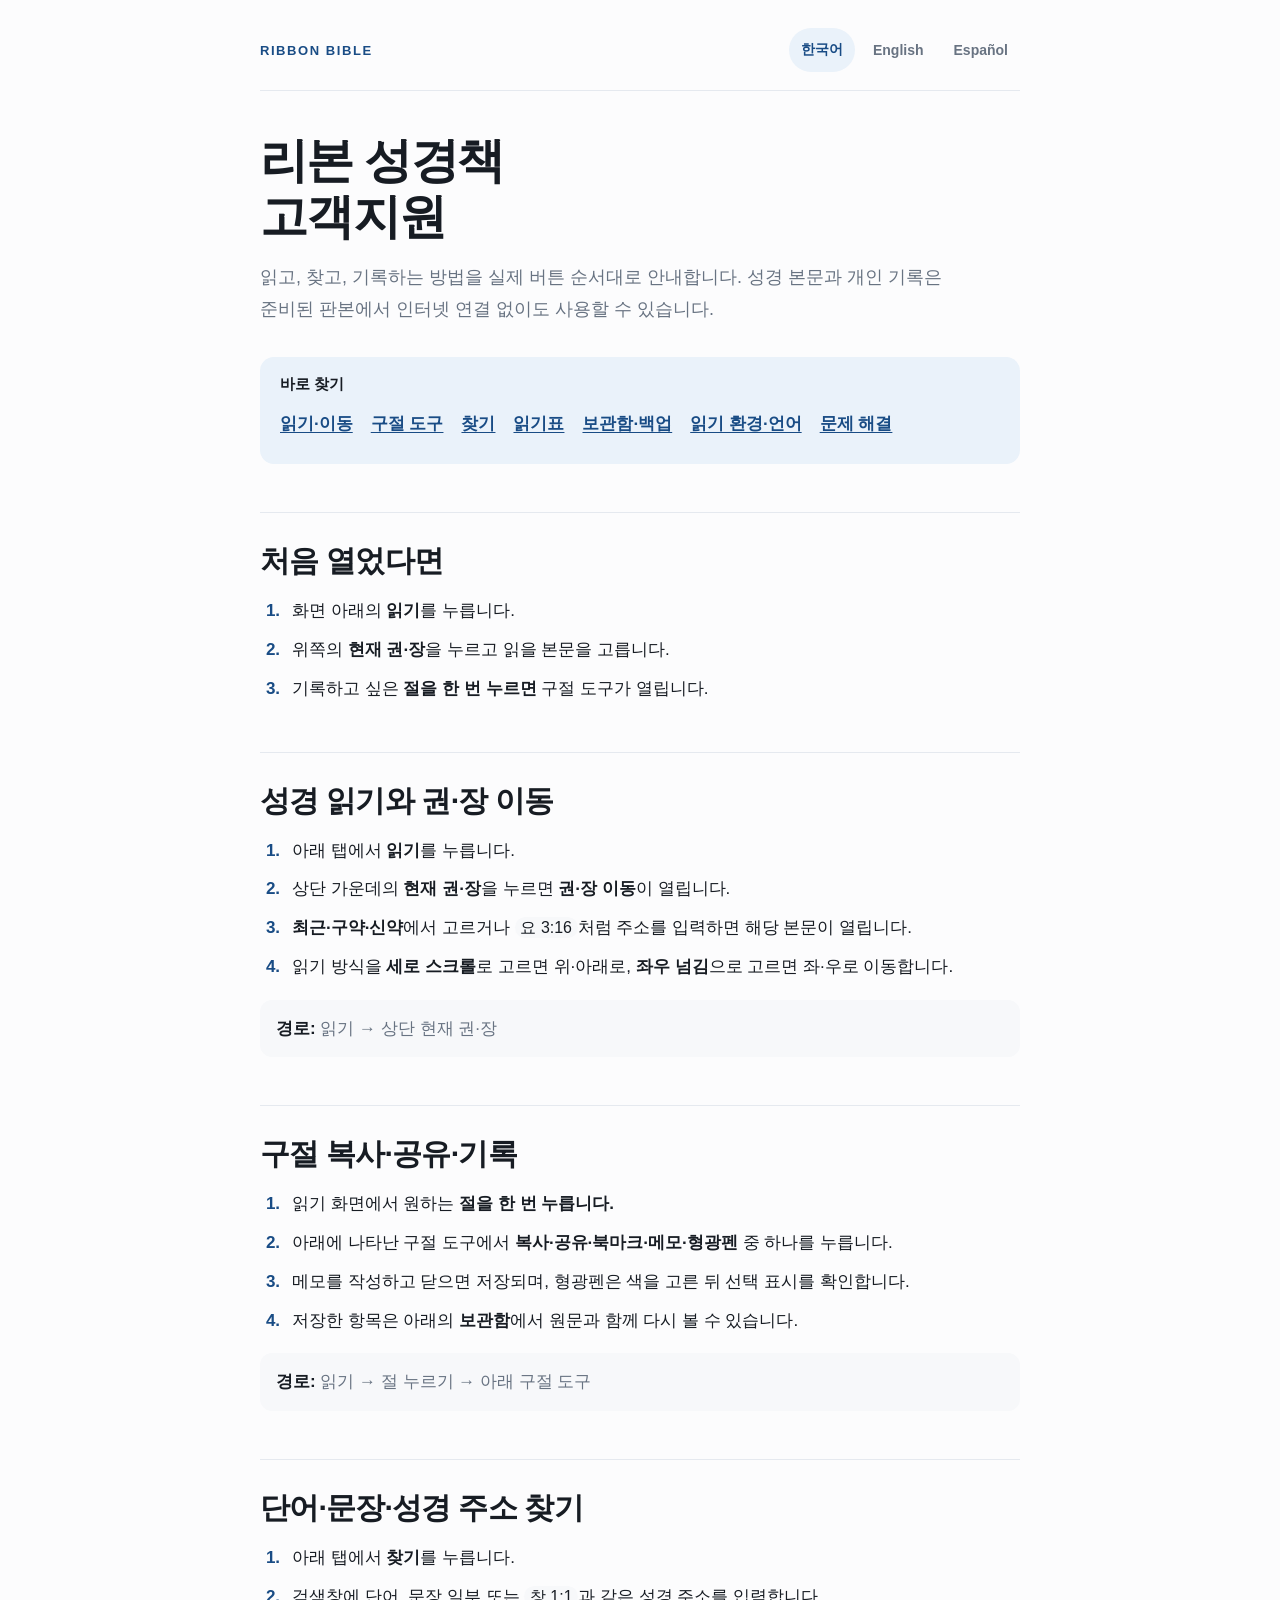
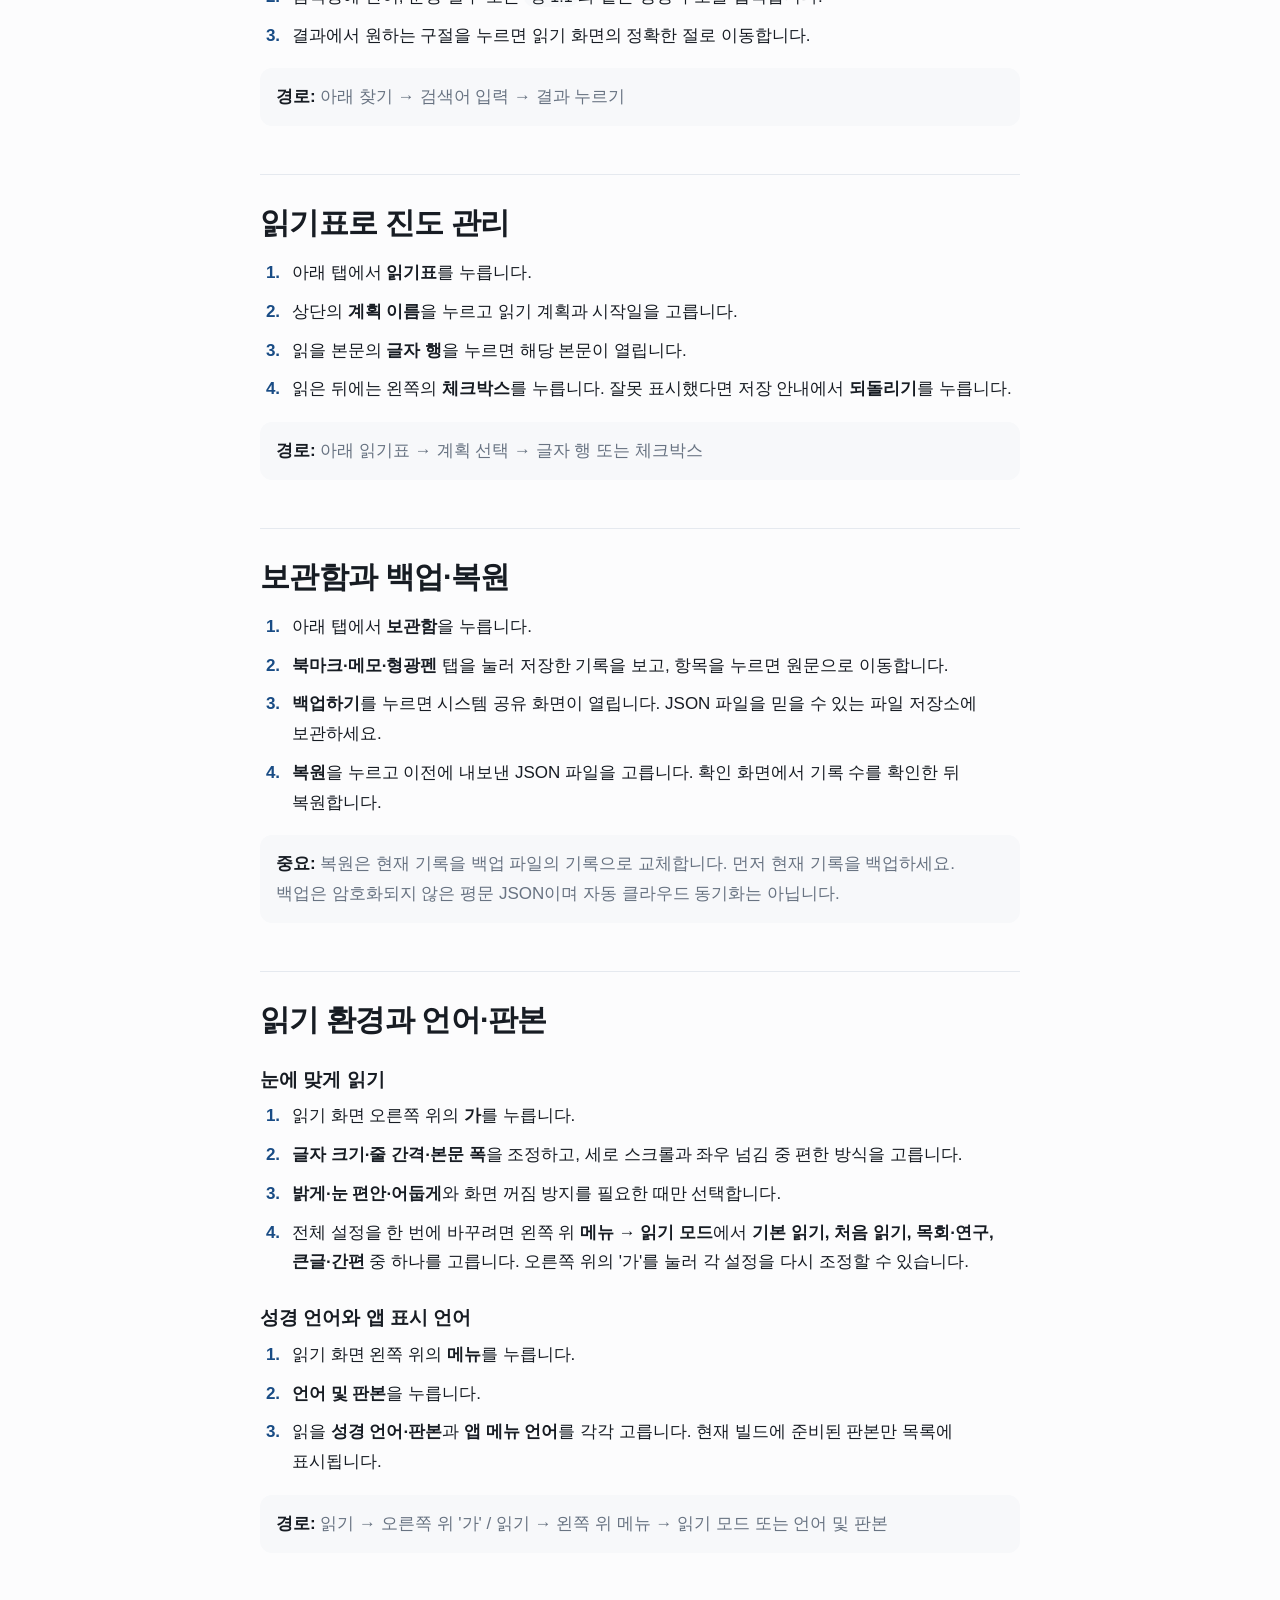
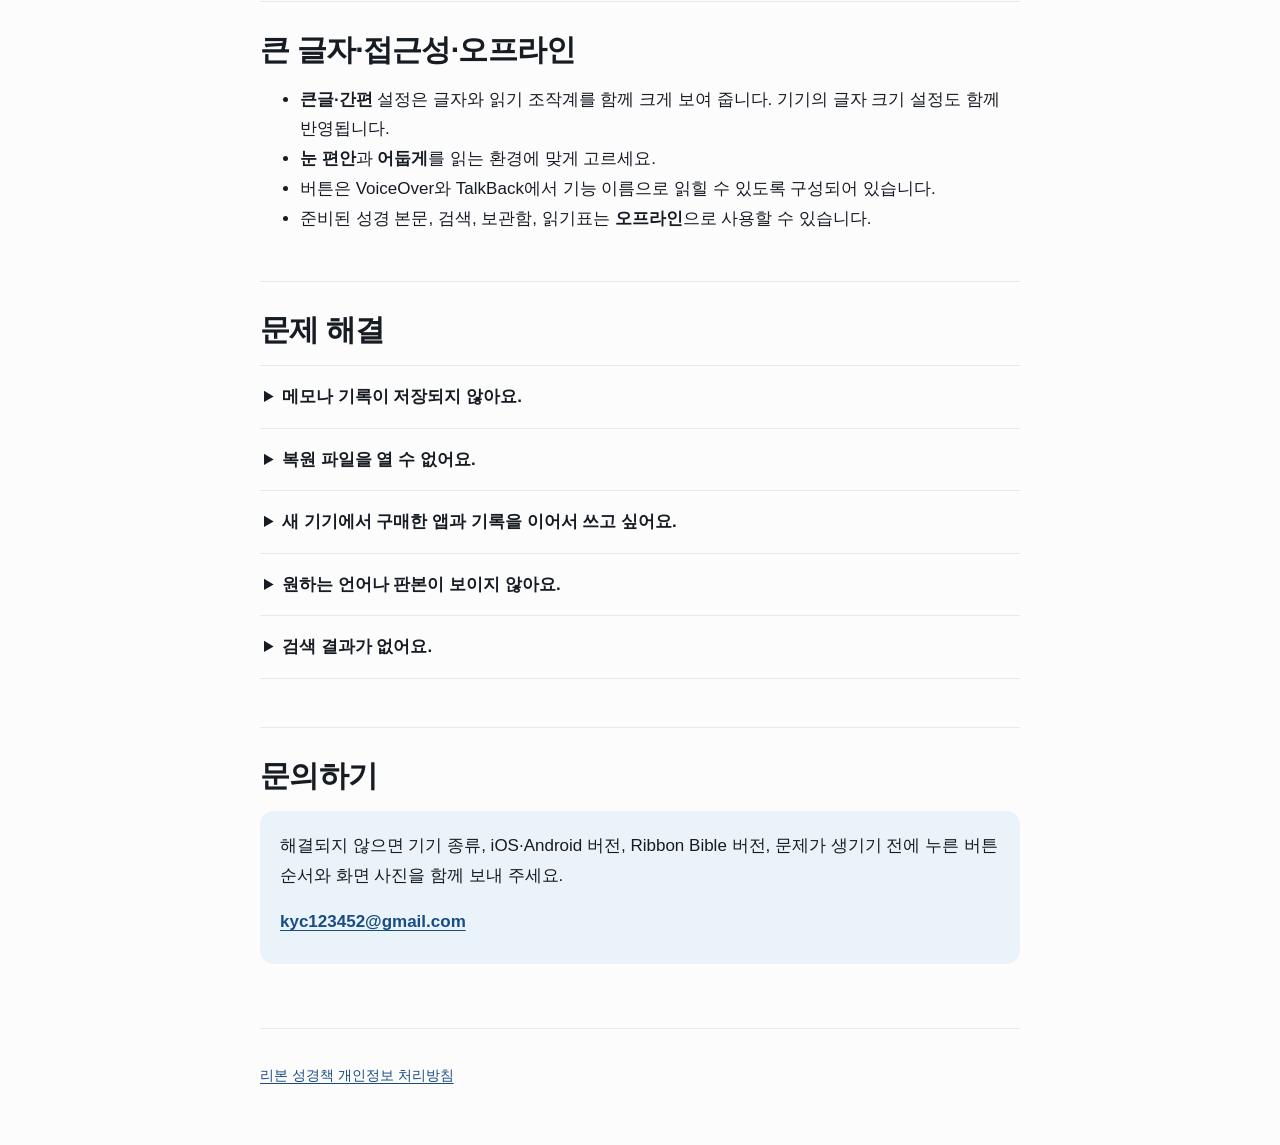
<file: ribbon-bible/index.html>
<!doctype html><html lang="ko"><meta charset="utf-8"><meta name="viewport" content="width=device-width,initial-scale=1"><meta http-equiv="refresh" content="0;url=./support/"><title>리본 성경책 고객지원</title><p><a href="./support/">리본 성경책 고객지원</a></p><p><a href="./privacy-policy/">개인정보 처리방침</a></p></html>
</file>
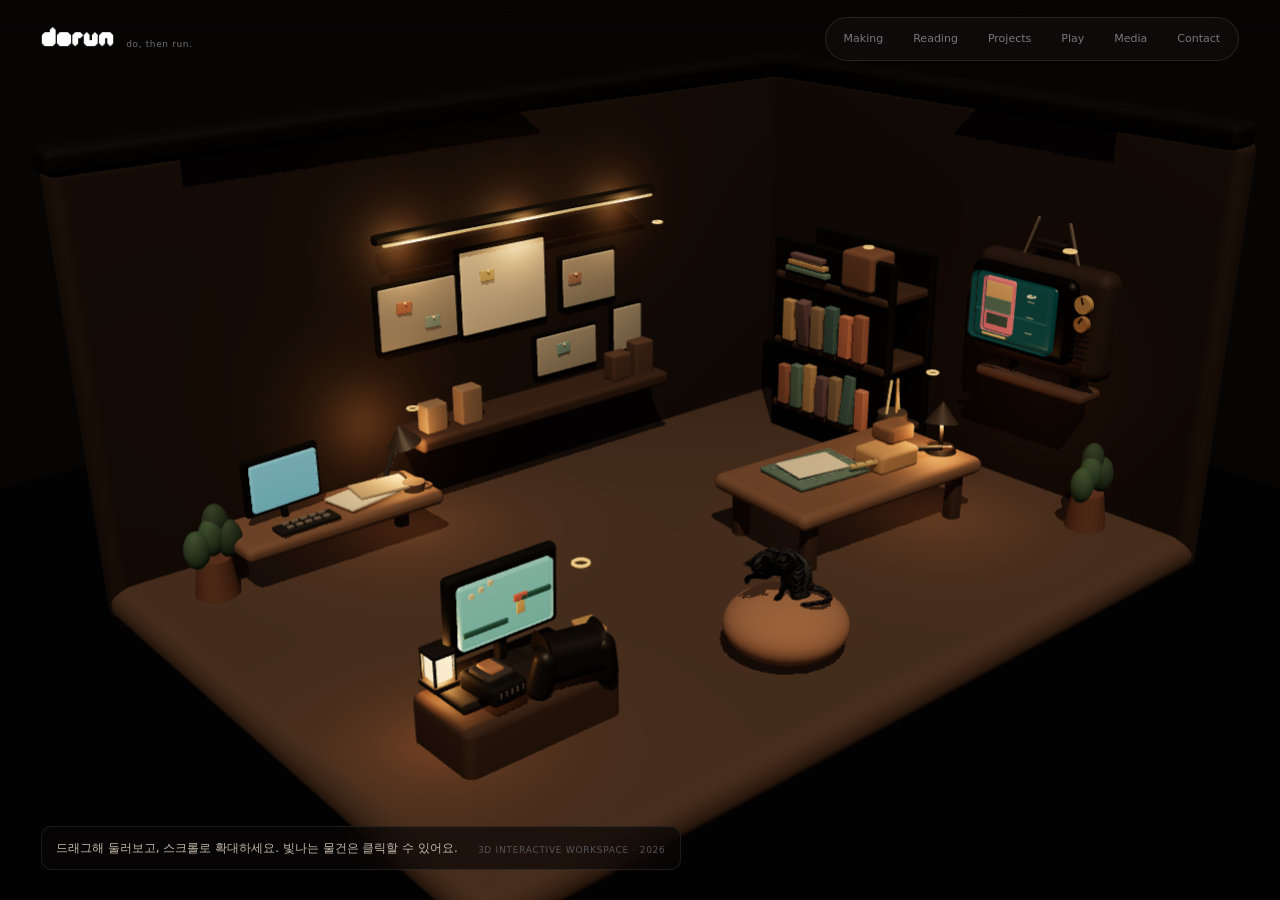
<file: projects/linkedout/index.html>
<!doctype html>
<html lang="ko">
  <head>
    <meta charset="UTF-8" />
    <meta name="viewport" content="width=device-width, initial-scale=1.0" />
    <title>링크드아웃 — dorun</title>
    <meta
      name="description"
      content="링크드인 글을 저장하고 앱 안에서 배포하는 글쓰기 웹앱"
    />
    <meta property="og:type" content="website" />
    <meta property="og:title" content="링크드아웃 — dorun" />
    <meta property="og:description" content="링크드인 글을 저장하고 앱 안에서 배포하는 글쓰기 웹앱" />
    <meta property="og:url" content="https://kyc123452-bot.github.io/projects/linkedout/" />
    <meta property="og:image" content="https://kyc123452-bot.github.io/og-logo.png" />
    <meta name="twitter:card" content="summary_large_image" />
    <meta name="twitter:title" content="링크드아웃 — dorun" />
    <meta name="twitter:description" content="링크드인 글을 저장하고 앱 안에서 배포하는 글쓰기 웹앱" />
    <meta name="twitter:image" content="https://kyc123452-bot.github.io/og-logo.png" />
    <link rel="icon" type="image/png" sizes="512x512" href="/dorun-favicon-v2.png" />
    <link rel="apple-touch-icon" href="/dorun-favicon-v2.png" />
    <script type="module" crossorigin src="/assets/index-XswWE3uk.js"></script>
    <link rel="stylesheet" crossorigin href="/assets/index-BfcKIG7X.css">
  </head>
  <body>
    <div id="root"></div>
  </body>
</html>
</file>
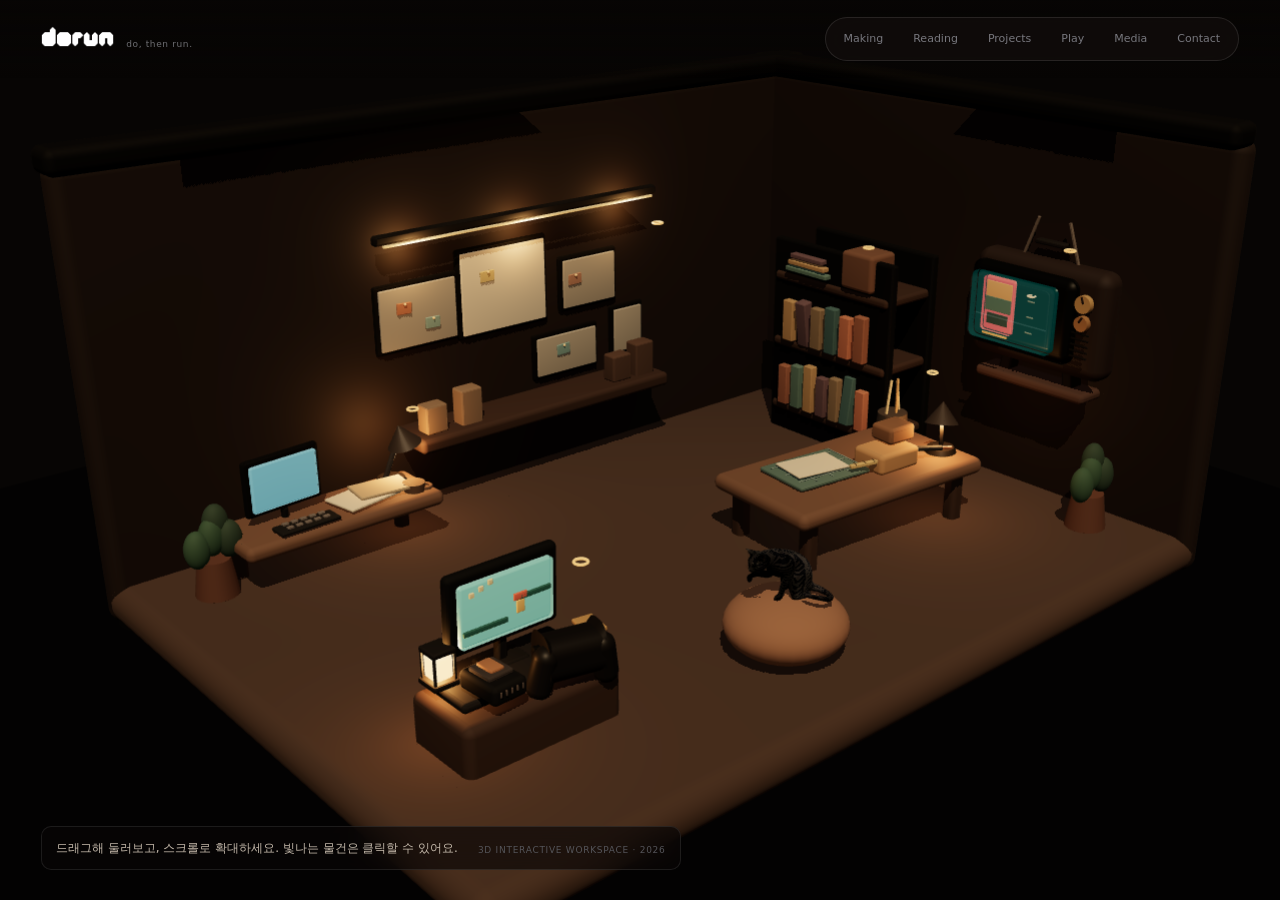
<file: projects/local-360/index.html>
<!doctype html>
<html lang="ko">
  <head>
    <meta charset="UTF-8" />
    <meta name="viewport" content="width=device-width, initial-scale=1.0" />
    <title>360° 로컬 툴 — dorun</title>
    <meta
      name="description"
      content="촬영한 공간을 매핑하고 웹에 적용하는 로컬 제작 도구"
    />
    <meta property="og:type" content="website" />
    <meta property="og:title" content="360° 로컬 툴 — dorun" />
    <meta property="og:description" content="촬영한 공간을 매핑하고 웹에 적용하는 로컬 제작 도구" />
    <meta property="og:url" content="https://kyc123452-bot.github.io/projects/local-360/" />
    <meta property="og:image" content="https://kyc123452-bot.github.io/og-logo.png" />
    <meta name="twitter:card" content="summary_large_image" />
    <meta name="twitter:title" content="360° 로컬 툴 — dorun" />
    <meta name="twitter:description" content="촬영한 공간을 매핑하고 웹에 적용하는 로컬 제작 도구" />
    <meta name="twitter:image" content="https://kyc123452-bot.github.io/og-logo.png" />
    <link rel="icon" type="image/png" sizes="512x512" href="/dorun-favicon-v2.png" />
    <link rel="apple-touch-icon" href="/dorun-favicon-v2.png" />
    <script type="module" crossorigin src="/assets/index-XswWE3uk.js"></script>
    <link rel="stylesheet" crossorigin href="/assets/index-BfcKIG7X.css">
  </head>
  <body>
    <div id="root"></div>
  </body>
</html>
</file>
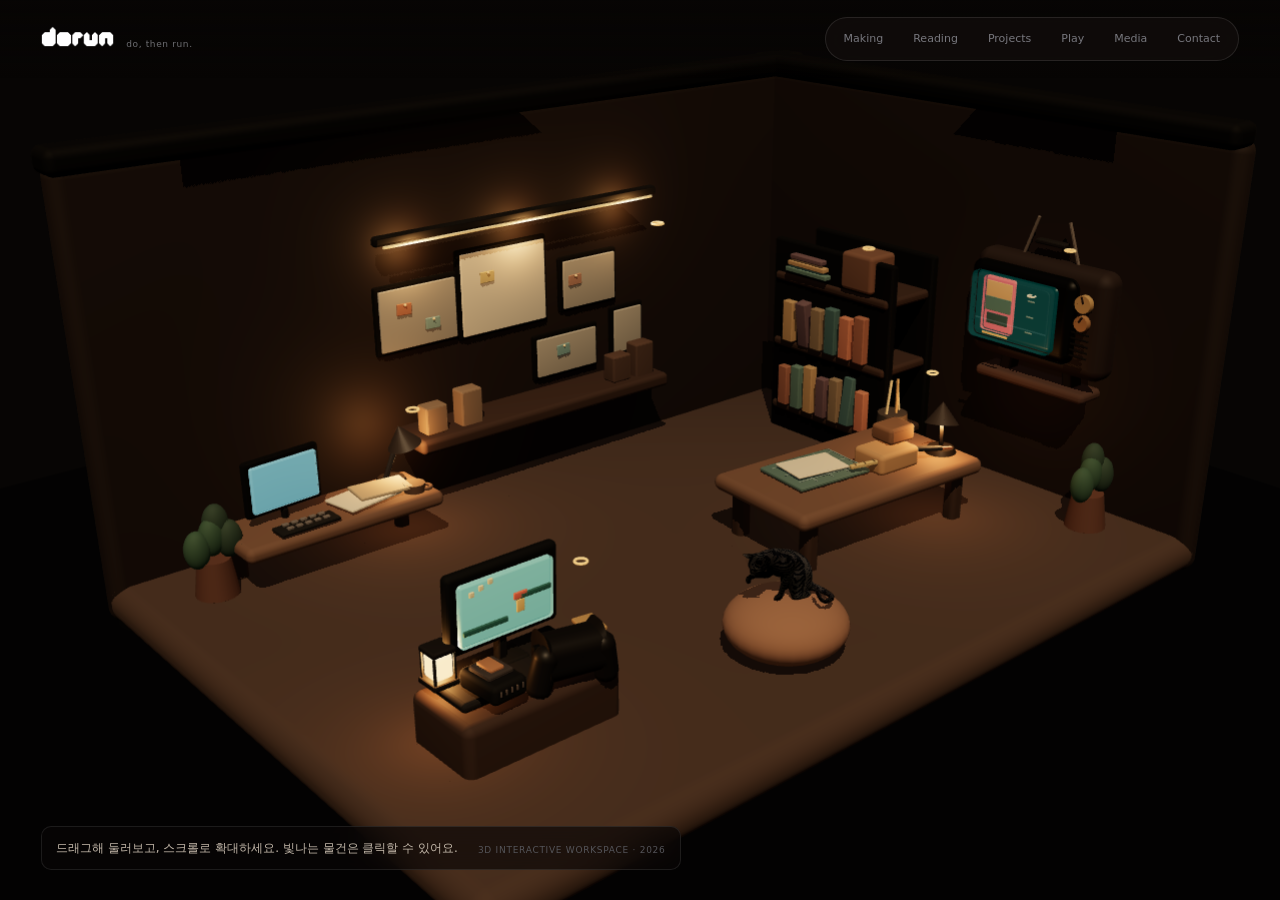
<file: projects/onleave/index.html>
<!doctype html>
<html lang="ko">
  <head>
    <meta charset="UTF-8" />
    <meta name="viewport" content="width=device-width, initial-scale=1.0" />
    <title>온리브 — dorun</title>
    <meta
      name="description"
      content="온천이라는 지역 자원을 새로운 경험과 사업으로 연결하는 프로젝트"
    />
    <meta property="og:type" content="website" />
    <meta property="og:title" content="온리브 — dorun" />
    <meta property="og:description" content="온천이라는 지역 자원을 새로운 경험과 사업으로 연결하는 프로젝트" />
    <meta property="og:url" content="https://kyc123452-bot.github.io/projects/onleave/" />
    <meta property="og:image" content="https://kyc123452-bot.github.io/og-logo.png" />
    <meta name="twitter:card" content="summary_large_image" />
    <meta name="twitter:title" content="온리브 — dorun" />
    <meta name="twitter:description" content="온천이라는 지역 자원을 새로운 경험과 사업으로 연결하는 프로젝트" />
    <meta name="twitter:image" content="https://kyc123452-bot.github.io/og-logo.png" />
    <link rel="icon" type="image/png" sizes="512x512" href="/dorun-favicon-v2.png" />
    <link rel="apple-touch-icon" href="/dorun-favicon-v2.png" />
    <script type="module" crossorigin src="/assets/index-XswWE3uk.js"></script>
    <link rel="stylesheet" crossorigin href="/assets/index-BfcKIG7X.css">
  </head>
  <body>
    <div id="root"></div>
  </body>
</html>
</file>
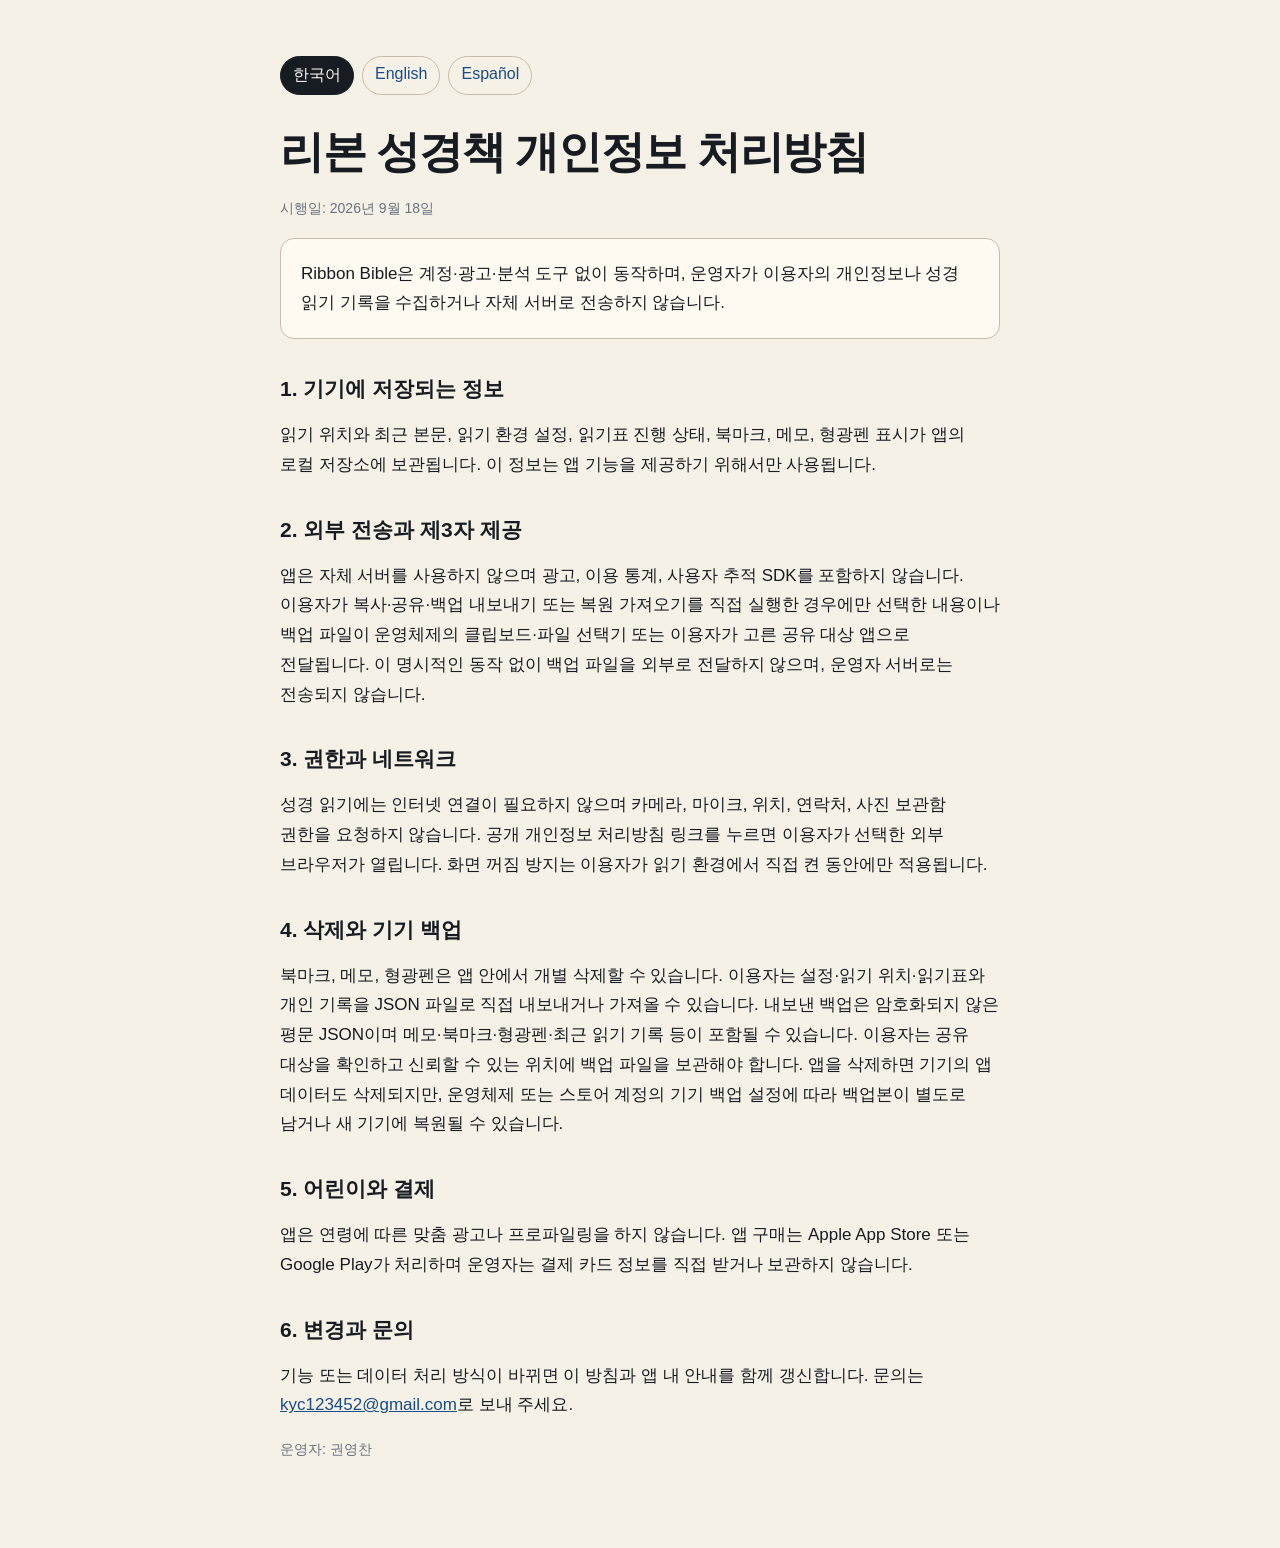
<file: ribbon-bible/privacy-policy/index.html>
<!doctype html>
<html lang="ko">
  <head>
    <meta charset="utf-8" />
    <meta name="viewport" content="width=device-width, initial-scale=1" />
    <meta name="color-scheme" content="light dark" />
    <title>리본 성경책 개인정보 처리방침</title>
    <style>
      :root { color-scheme: light dark; font-family: -apple-system, BlinkMacSystemFont, "Noto Sans KR", sans-serif; }
      body { margin: 0; background: #f6f1e7; color: #171c23; }
      main { width: min(100% - 40px, 720px); margin: 0 auto; padding: 56px 0 72px; }
      h1 { margin: 0 0 12px; font-size: clamp(30px, 7vw, 44px); letter-spacing: -.03em; }
      h2 { margin: 36px 0 10px; font-size: 21px; }
      p, li { font-size: 17px; line-height: 1.75; word-break: keep-all; overflow-wrap: break-word; }
      .lead { padding: 20px; border: 1px solid #c6bca9; background: #fffaf1; border-radius: 14px; }
      .meta { color: #687382; font-size: 14px; }
      .language-nav { display: flex; gap: 8px; flex-wrap: wrap; margin: 0 0 28px; }
      .language-nav a { padding: 8px 12px; border: 1px solid #c6bca9; border-radius: 999px; text-decoration: none; }
      .language-nav a[aria-current="page"] { background: #171c23; color: #fffaf1; border-color: #171c23; }
      a { color: #194c85; }
      @media (prefers-color-scheme: dark) {
        body { background: #111418; color: #d9dee5; }
        .lead { background: #1b2026; border-color: #3b444f; }
        .meta { color: #aeb6c0; }
        a { color: #8fc4ff; }
        .language-nav a[aria-current="page"] { background: #d9dee5; color: #111418; border-color: #d9dee5; }
      }
    </style>
  </head>
  <body>
    <main>
      <nav class="language-nav" aria-label="언어 선택">
        <a href="./" lang="ko" aria-current="page">한국어</a>
        <a href="./en/" lang="en">English</a>
        <a href="./es/" lang="es">Español</a>
      </nav>
      <h1>리본 성경책 개인정보 처리방침</h1>
      <p class="meta">시행일: 2026년 9월 18일</p>
      <p class="lead">Ribbon Bible은 계정·광고·분석 도구 없이 동작하며, 운영자가 이용자의 개인정보나 성경 읽기 기록을 수집하거나 자체 서버로 전송하지 않습니다.</p>

      <h2>1. 기기에 저장되는 정보</h2>
      <p>읽기 위치와 최근 본문, 읽기 환경 설정, 읽기표 진행 상태, 북마크, 메모, 형광펜 표시가 앱의 로컬 저장소에 보관됩니다. 이 정보는 앱 기능을 제공하기 위해서만 사용됩니다.</p>

      <h2>2. 외부 전송과 제3자 제공</h2>
      <p>앱은 자체 서버를 사용하지 않으며 광고, 이용 통계, 사용자 추적 SDK를 포함하지 않습니다. 이용자가 복사·공유·백업 내보내기 또는 복원 가져오기를 직접 실행한 경우에만 선택한 내용이나 백업 파일이 운영체제의 클립보드·파일 선택기 또는 이용자가 고른 공유 대상 앱으로 전달됩니다. 이 명시적인 동작 없이 백업 파일을 외부로 전달하지 않으며, 운영자 서버로는 전송되지 않습니다.</p>

      <h2>3. 권한과 네트워크</h2>
      <p>성경 읽기에는 인터넷 연결이 필요하지 않으며 카메라, 마이크, 위치, 연락처, 사진 보관함 권한을 요청하지 않습니다. 공개 개인정보 처리방침 링크를 누르면 이용자가 선택한 외부 브라우저가 열립니다. 화면 꺼짐 방지는 이용자가 읽기 환경에서 직접 켠 동안에만 적용됩니다.</p>

      <h2>4. 삭제와 기기 백업</h2>
      <p>북마크, 메모, 형광펜은 앱 안에서 개별 삭제할 수 있습니다. 이용자는 설정·읽기 위치·읽기표와 개인 기록을 JSON 파일로 직접 내보내거나 가져올 수 있습니다. 내보낸 백업은 암호화되지 않은 평문 JSON이며 메모·북마크·형광펜·최근 읽기 기록 등이 포함될 수 있습니다. 이용자는 공유 대상을 확인하고 신뢰할 수 있는 위치에 백업 파일을 보관해야 합니다. 앱을 삭제하면 기기의 앱 데이터도 삭제되지만, 운영체제 또는 스토어 계정의 기기 백업 설정에 따라 백업본이 별도로 남거나 새 기기에 복원될 수 있습니다.</p>

      <h2>5. 어린이와 결제</h2>
      <p>앱은 연령에 따른 맞춤 광고나 프로파일링을 하지 않습니다. 앱 구매는 Apple App Store 또는 Google Play가 처리하며 운영자는 결제 카드 정보를 직접 받거나 보관하지 않습니다.</p>

      <h2>6. 변경과 문의</h2>
      <p>기능 또는 데이터 처리 방식이 바뀌면 이 방침과 앱 내 안내를 함께 갱신합니다. 문의는 <a href="mailto:kyc123452@gmail.com">kyc123452@gmail.com</a>로 보내 주세요.</p>
      <p class="meta">운영자: 권영찬</p>
    </main>
  </body>
</html>
</file>
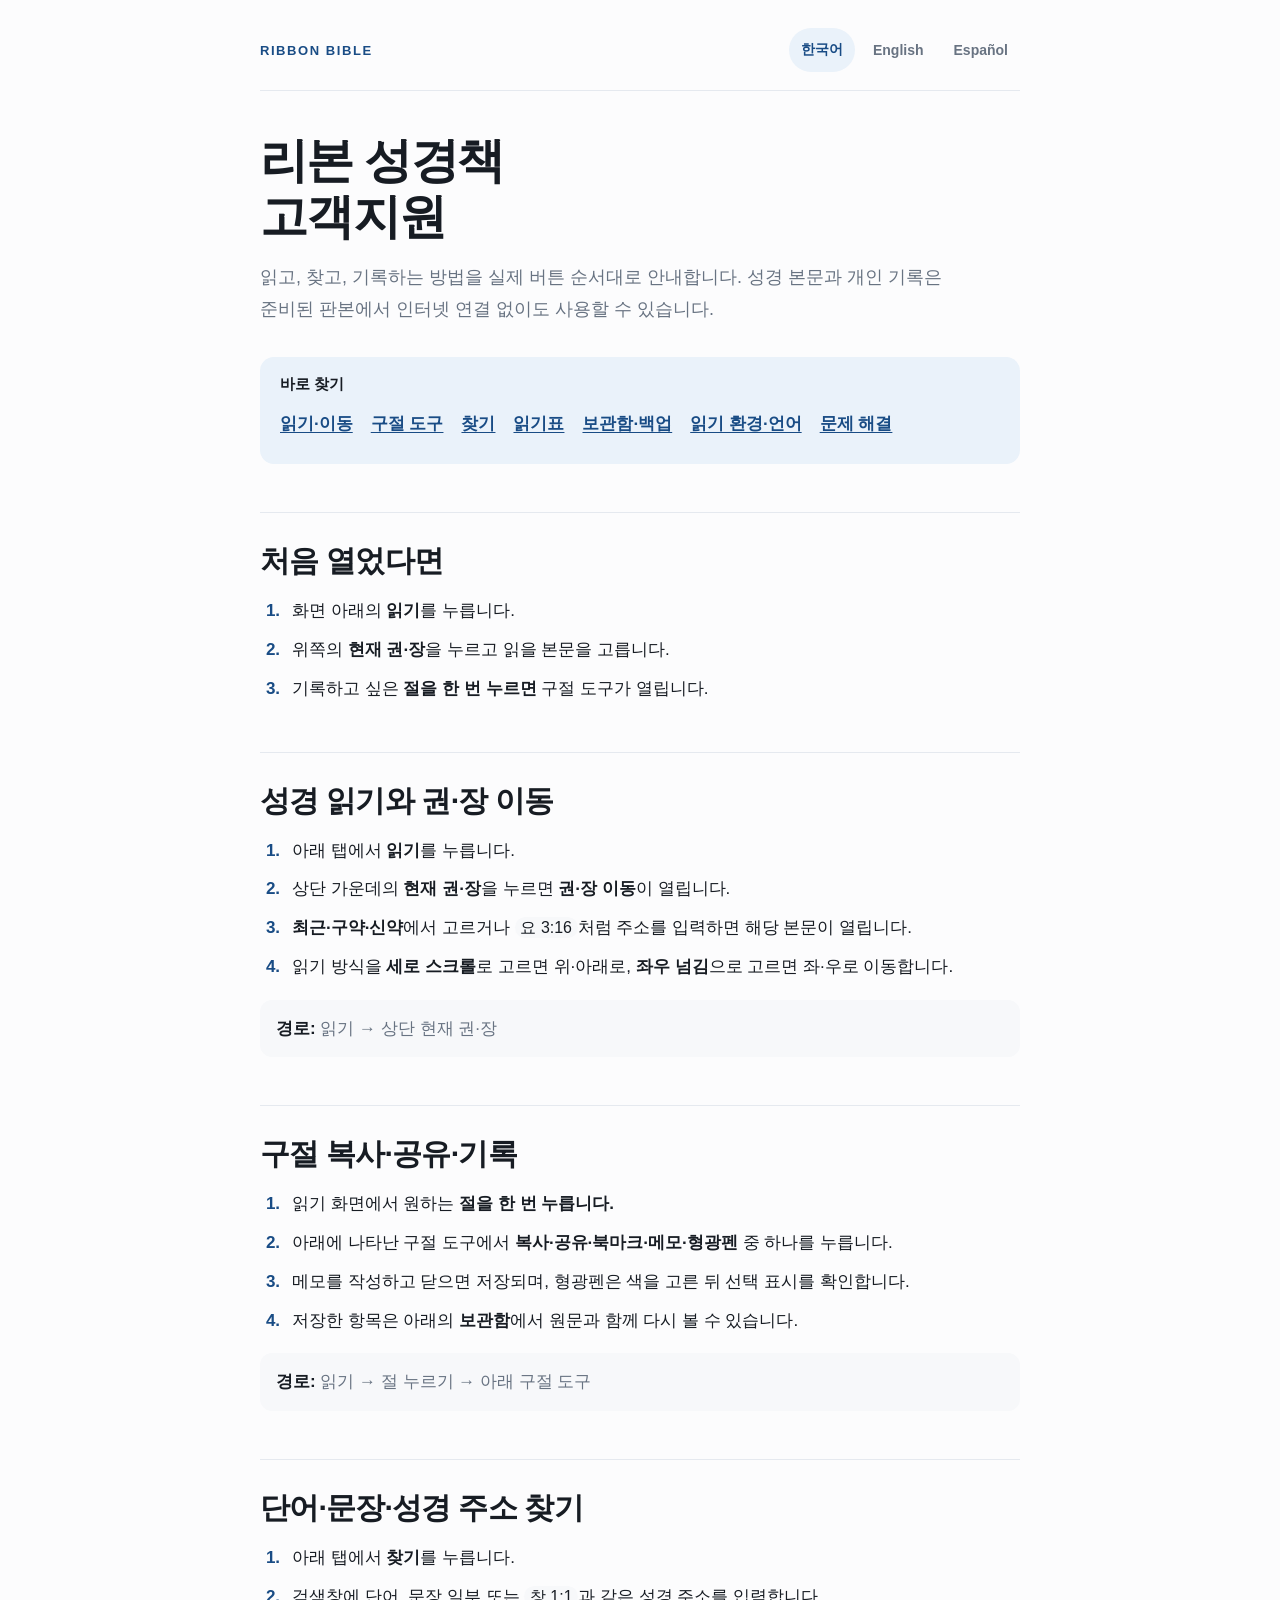
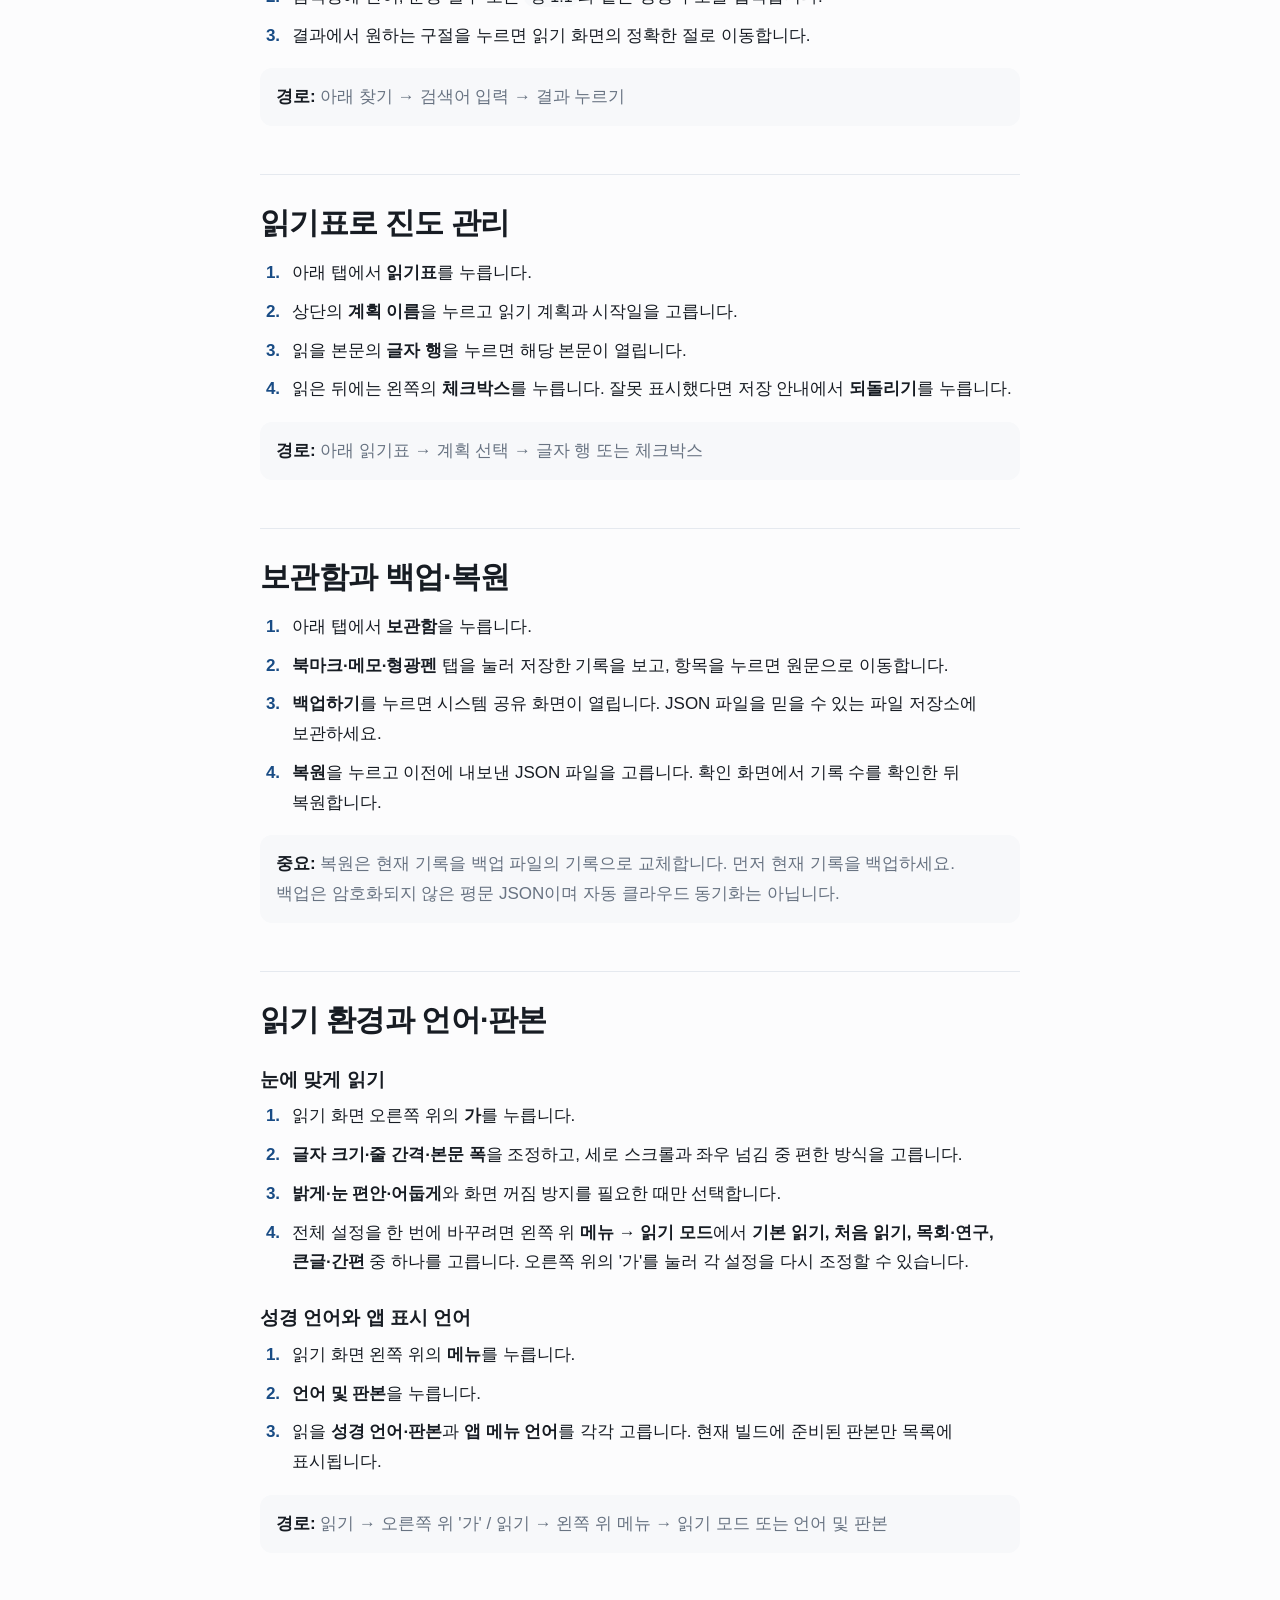
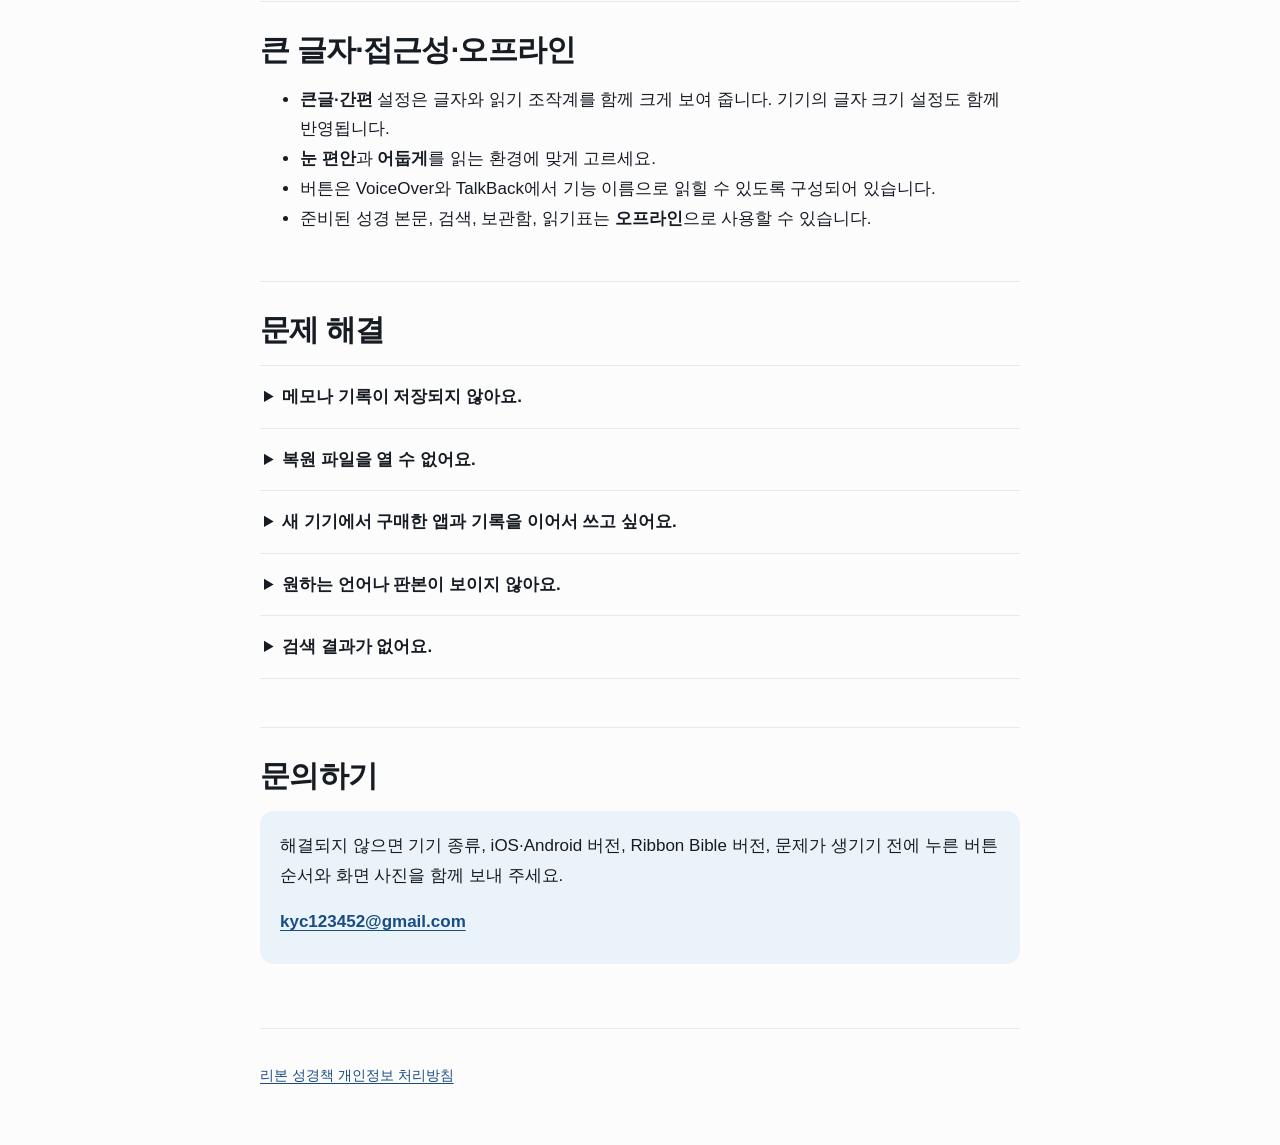
<file: ribbon-bible/support/index.html>
<!doctype html>
<html lang="ko">
  <head>
    <meta charset="utf-8" />
    <meta name="viewport" content="width=device-width, initial-scale=1" />
    <meta name="color-scheme" content="light dark" />
    <meta name="description" content="Ribbon Bible 기능 안내, 백업·복원 방법, 문제 해결을 확인하세요." />
    <title>리본 성경책 고객지원</title>
    <style>
      :root {
        color-scheme: light dark;
        font-family: -apple-system, BlinkMacSystemFont, "Apple SD Gothic Neo", "Noto Sans KR", "Segoe UI", sans-serif;
        --paper: #fcfcfd;
        --surface: #f7f8fa;
        --ink: #171c23;
        --muted: #687382;
        --navy: #194c85;
        --pale-blue: #eaf2fa;
        --line: #e5e9ef;
        --focus: #194c85;
      }

      * { box-sizing: border-box; }
      html { scroll-behavior: smooth; }
      body { margin: 0; background: var(--paper); color: var(--ink); }
      a { color: var(--navy); text-underline-offset: .2em; }
      a:hover { text-decoration-thickness: 2px; }
      a:focus-visible, summary:focus-visible {
        outline: 3px solid var(--focus);
        outline-offset: 3px;
        border-radius: 12px;
      }
      ::selection { background: #eaf2fa; color: #171c23; }

      .skip-link {
        position: fixed;
        inset: 8px auto auto 8px;
        z-index: 2;
        transform: translateY(-160%);
        padding: 11px 14px;
        background: var(--ink);
        color: var(--paper);
        border-radius: 14px;
      }
      .skip-link:focus { transform: translateY(0); }

      header, main, footer { width: min(calc(100% - 40px), 760px); margin-inline: auto; }
      header { padding-block: 28px 18px; border-bottom: 1px solid var(--line); }
      .brand-row { display: flex; align-items: center; justify-content: space-between; gap: 20px; }
      .brand {
        margin: 0;
        color: var(--navy);
        font-size: 13px;
        font-weight: 800;
        letter-spacing: .12em;
        text-decoration: none;
      }
      .language-nav { display: flex; gap: 6px; flex-wrap: wrap; justify-content: flex-end; }
      .language-nav a {
        display: inline-flex;
        min-height: 44px;
        align-items: center;
        padding-inline: 12px;
        border-radius: 999px;
        color: var(--muted);
        font-size: 14px;
        font-weight: 650;
        text-decoration: none;
      }
      .language-nav a[aria-current="page"] { background: var(--pale-blue); color: var(--navy); }

      main { padding-block: 42px 64px; }
      h1 { max-width: 13ch; margin: 0; font-size: clamp(34px, 8vw, 48px); line-height: 1.16; letter-spacing: -.035em; word-break: keep-all; }
      .lead { max-width: 44rem; margin: 18px 0 0; color: var(--muted); font-size: 18px; line-height: 1.75; word-break: keep-all; }
      .quick-nav {
        margin-top: 32px;
        padding: 18px 20px;
        background: var(--pale-blue);
        border-radius: 14px;
      }
      .quick-nav strong { display: block; margin-bottom: 8px; color: var(--ink); font-size: 15px; }
      .quick-nav ul { display: flex; flex-wrap: wrap; gap: 4px 18px; margin: 0; padding: 0; list-style: none; }
      .quick-nav a { display: inline-flex; min-height: 44px; align-items: center; font-weight: 700; }

      section { scroll-margin-top: 24px; margin-top: 48px; padding-top: 28px; border-top: 1px solid var(--line); }
      h2 { margin: 0 0 16px; font-size: clamp(24px, 5vw, 30px); line-height: 1.3; letter-spacing: -.025em; word-break: keep-all; }
      h3 { margin: 28px 0 8px; font-size: 19px; line-height: 1.4; }
      p, li { font-size: 17px; line-height: 1.75; word-break: keep-all; overflow-wrap: break-word; }
      p { margin: 10px 0; }
      ol { margin: 0; padding-left: 1.55rem; }
      ol li { padding-left: .45rem; }
      ol li + li { margin-top: 9px; }
      ol li::marker { color: var(--navy); font-weight: 800; }
      .path { margin-top: 18px; padding: 14px 16px; background: var(--surface); border-radius: 12px; color: var(--muted); }
      .path strong { color: var(--ink); }
      code { padding: .12em .35em; background: var(--surface); border-radius: 12px; color: var(--ink); font-family: inherit; font-size: .94em; }

      .faq-list { margin-top: 4px; border-bottom: 1px solid var(--line); }
      details { border-top: 1px solid var(--line); }
      summary { cursor: pointer; padding: 18px 4px; font-size: 17px; font-weight: 750; line-height: 1.5; }
      details p { margin: 0; padding: 0 4px 20px; color: var(--muted); }
      .contact { padding: 20px; background: var(--pale-blue); border-radius: 14px; }
      .contact p:first-child { margin-top: 0; }
      .contact p:last-child { margin-bottom: 0; }
      .contact a { display: inline-flex; min-height: 44px; align-items: center; font-weight: 750; overflow-wrap: anywhere; }

      footer { padding-block: 24px 48px; border-top: 1px solid var(--line); color: var(--muted); }
      footer p { margin: 0; font-size: 14px; }
      footer a { display: inline-flex; min-height: 44px; align-items: center; }

      @media (max-width: 520px) {
        header, main, footer { width: min(calc(100% - 28px), 760px); }
        header { padding-top: 18px; }
        .brand-row { align-items: flex-start; flex-direction: column; gap: 8px; }
        .language-nav { justify-content: flex-start; margin-left: -12px; }
        main { padding-top: 34px; }
        .quick-nav { padding: 14px 16px; }
        .quick-nav ul { display: block; }
        .quick-nav a { width: 100%; }
        section { margin-top: 40px; }
      }

      @media (prefers-color-scheme: dark) {
        :root {
          --paper: #111418;
          --surface: #191e24;
          --ink: #d9dee5;
          --muted: #aeb6c0;
          --navy: #9dcafa;
          --pale-blue: #191e24;
          --line: #39434e;
          --focus: #9dcafa;
        }
        ::selection { background: #194c85; color: #d9dee5; }
      }

      @media (prefers-reduced-motion: reduce) { html { scroll-behavior: auto; } }
      @media print {
        .skip-link, .language-nav, .quick-nav { display: none; }
        header, main, footer { width: 100%; }
        body { background: #fff; color: #000; }
      }
    </style>
  </head>
  <body>
    <a class="skip-link" href="#main-content">본문으로 건너뛰기</a>
    <header>
      <div class="brand-row">
        <a class="brand" href="#main-content">RIBBON BIBLE</a>
        <nav class="language-nav" aria-label="도움말 언어 선택">
          <a href="./" lang="ko" hreflang="ko" aria-current="page">한국어</a>
          <a href="./en/" lang="en" hreflang="en">English</a>
          <a href="./es/" lang="es" hreflang="es">Español</a>
        </nav>
      </div>
    </header>

    <main id="main-content">
      <h1>리본 성경책 고객지원</h1>
      <p class="lead">읽고, 찾고, 기록하는 방법을 실제 버튼 순서대로 안내합니다. 성경 본문과 개인 기록은 준비된 판본에서 인터넷 연결 없이도 사용할 수 있습니다.</p>

      <nav class="quick-nav" aria-label="기능별 도움말">
        <strong>바로 찾기</strong>
        <ul>
          <li><a href="#read">읽기·이동</a></li>
          <li><a href="#verse-actions">구절 도구</a></li>
          <li><a href="#search">찾기</a></li>
          <li><a href="#plans">읽기표</a></li>
          <li><a href="#library">보관함·백업</a></li>
          <li><a href="#settings">읽기 환경·언어</a></li>
          <li><a href="#troubleshooting">문제 해결</a></li>
        </ul>
      </nav>

      <section id="quick-start">
        <h2>처음 열었다면</h2>
        <ol>
          <li>화면 아래의 <strong>읽기</strong>를 누릅니다.</li>
          <li>위쪽의 <strong>현재 권·장</strong>을 누르고 읽을 본문을 고릅니다.</li>
          <li>기록하고 싶은 <strong>절을 한 번 누르면</strong> 구절 도구가 열립니다.</li>
        </ol>
      </section>

      <section id="read">
        <h2>성경 읽기와 권·장 이동</h2>
        <ol>
          <li>아래 탭에서 <strong>읽기</strong>를 누릅니다.</li>
          <li>상단 가운데의 <strong>현재 권·장</strong>을 누르면 <strong>권·장 이동</strong>이 열립니다.</li>
          <li><strong>최근·구약·신약</strong>에서 고르거나 <code>요 3:16</code>처럼 주소를 입력하면 해당 본문이 열립니다.</li>
          <li>읽기 방식을 <strong>세로 스크롤</strong>로 고르면 위·아래로, <strong>좌우 넘김</strong>으로 고르면 좌·우로 이동합니다.</li>
        </ol>
        <p class="path"><strong>경로:</strong> 읽기 → 상단 현재 권·장</p>
      </section>

      <section id="verse-actions">
        <h2>구절 복사·공유·기록</h2>
        <ol>
          <li>읽기 화면에서 원하는 <strong>절을 한 번 누릅니다.</strong></li>
          <li>아래에 나타난 구절 도구에서 <strong>복사·공유·북마크·메모·형광펜</strong> 중 하나를 누릅니다.</li>
          <li>메모를 작성하고 닫으면 저장되며, 형광펜은 색을 고른 뒤 선택 표시를 확인합니다.</li>
          <li>저장한 항목은 아래의 <strong>보관함</strong>에서 원문과 함께 다시 볼 수 있습니다.</li>
        </ol>
        <p class="path"><strong>경로:</strong> 읽기 → 절 누르기 → 아래 구절 도구</p>
      </section>

      <section id="search">
        <h2>단어·문장·성경 주소 찾기</h2>
        <ol>
          <li>아래 탭에서 <strong>찾기</strong>를 누릅니다.</li>
          <li>검색창에 단어, 문장 일부 또는 <code>창 1:1</code>과 같은 성경 주소를 입력합니다.</li>
          <li>결과에서 원하는 구절을 누르면 읽기 화면의 정확한 절로 이동합니다.</li>
        </ol>
        <p class="path"><strong>경로:</strong> 아래 찾기 → 검색어 입력 → 결과 누르기</p>
      </section>

      <section id="plans">
        <h2>읽기표로 진도 관리</h2>
        <ol>
          <li>아래 탭에서 <strong>읽기표</strong>를 누릅니다.</li>
          <li>상단의 <strong>계획 이름</strong>을 누르고 읽기 계획과 시작일을 고릅니다.</li>
          <li>읽을 본문의 <strong>글자 행</strong>을 누르면 해당 본문이 열립니다.</li>
          <li>읽은 뒤에는 왼쪽의 <strong>체크박스</strong>를 누릅니다. 잘못 표시했다면 저장 안내에서 <strong>되돌리기</strong>를 누릅니다.</li>
        </ol>
        <p class="path"><strong>경로:</strong> 아래 읽기표 → 계획 선택 → 글자 행 또는 체크박스</p>
      </section>

      <section id="library">
        <h2>보관함과 백업·복원</h2>
        <ol>
          <li>아래 탭에서 <strong>보관함</strong>을 누릅니다.</li>
          <li><strong>북마크·메모·형광펜</strong> 탭을 눌러 저장한 기록을 보고, 항목을 누르면 원문으로 이동합니다.</li>
          <li><strong>백업하기</strong>를 누르면 시스템 공유 화면이 열립니다. JSON 파일을 믿을 수 있는 파일 저장소에 보관하세요.</li>
          <li><strong>복원</strong>을 누르고 이전에 내보낸 JSON 파일을 고릅니다. 확인 화면에서 기록 수를 확인한 뒤 복원합니다.</li>
        </ol>
        <p class="path"><strong>중요:</strong> 복원은 현재 기록을 백업 파일의 기록으로 교체합니다. 먼저 현재 기록을 백업하세요. 백업은 암호화되지 않은 평문 JSON이며 자동 클라우드 동기화는 아닙니다.</p>
      </section>

      <section id="settings">
        <h2>읽기 환경과 언어·판본</h2>
        <h3>눈에 맞게 읽기</h3>
        <ol>
          <li>읽기 화면 오른쪽 위의 <strong>가</strong>를 누릅니다.</li>
          <li><strong>글자 크기·줄 간격·본문 폭</strong>을 조정하고, 세로 스크롤과 좌우 넘김 중 편한 방식을 고릅니다.</li>
          <li><strong>밝게·눈 편안·어둡게</strong>와 화면 꺼짐 방지를 필요한 때만 선택합니다.</li>
          <li>전체 설정을 한 번에 바꾸려면 왼쪽 위 <strong>메뉴 → 읽기 모드</strong>에서 <strong>기본 읽기, 처음 읽기, 목회·연구, 큰글·간편</strong> 중 하나를 고릅니다. 오른쪽 위의 '가'를 눌러 각 설정을 다시 조정할 수 있습니다.</li>
        </ol>

        <h3>성경 언어와 앱 표시 언어</h3>
        <ol>
          <li>읽기 화면 왼쪽 위의 <strong>메뉴</strong>를 누릅니다.</li>
          <li><strong>언어 및 판본</strong>을 누릅니다.</li>
          <li>읽을 <strong>성경 언어·판본</strong>과 <strong>앱 메뉴 언어</strong>를 각각 고릅니다. 현재 빌드에 준비된 판본만 목록에 표시됩니다.</li>
        </ol>
        <p class="path"><strong>경로:</strong> 읽기 → 오른쪽 위 '가' / 읽기 → 왼쪽 위 메뉴 → 읽기 모드 또는 언어 및 판본</p>
      </section>

      <section id="accessibility">
        <h2>큰 글자·접근성·오프라인</h2>
        <ul>
          <li><strong>큰글·간편</strong> 설정은 글자와 읽기 조작계를 함께 크게 보여 줍니다. 기기의 글자 크기 설정도 함께 반영됩니다.</li>
          <li><strong>눈 편안</strong>과 <strong>어둡게</strong>를 읽는 환경에 맞게 고르세요.</li>
          <li>버튼은 VoiceOver와 TalkBack에서 기능 이름으로 읽힐 수 있도록 구성되어 있습니다.</li>
          <li>준비된 성경 본문, 검색, 보관함, 읽기표는 <strong>오프라인</strong>으로 사용할 수 있습니다.</li>
        </ul>
      </section>

      <section id="troubleshooting">
        <h2>문제 해결</h2>
        <div class="faq-list">
          <details>
            <summary>메모나 기록이 저장되지 않아요.</summary>
            <p>저장 안내 문구를 확인하고 앱을 다시 열어 보세요. 기기의 저장 공간을 확인하고, 앱을 삭제하기 전에 보관함의 기존 기록을 백업하세요.</p>
          </details>
          <details>
            <summary>복원 파일을 열 수 없어요.</summary>
            <p>Ribbon Bible에서 내보낸 JSON 파일인지, 16MiB보다 작은지 확인하세요. 더 최신 버전에서 만든 백업이라면 앱을 업데이트한 뒤 다시 시도하세요. 복원이 실패해도 기존 기록은 그대로 유지됩니다.</p>
          </details>
          <details>
            <summary>새 기기에서 구매한 앱과 기록을 이어서 쓰고 싶어요.</summary>
            <p>같은 Apple 또는 Google 스토어 계정의 구입 항목에서 앱을 다시 내려받으세요. 개인 기록은 구매 내역과 별도이므로, 이전 기기에서 내보낸 백업 파일을 새 기기의 보관함에서 복원해야 합니다.</p>
          </details>
          <details>
            <summary>원하는 언어나 판본이 보이지 않아요.</summary>
            <p>읽기 화면의 메뉴 → 언어 및 판본에서 확인하세요. 권리와 품질 기준을 통과해 현재 빌드에 포함된 판본만 표시됩니다.</p>
          </details>
          <details>
            <summary>검색 결과가 없어요.</summary>
            <p>긴 문장 대신 핵심 단어 몇 개로 다시 검색하거나, 성경 주소는 <code>요 3:16</code>처럼 권명·장·절 순서로 입력하세요.</p>
          </details>
        </div>
      </section>

      <section id="contact">
        <h2>문의하기</h2>
        <div class="contact">
          <p>해결되지 않으면 기기 종류, iOS·Android 버전, Ribbon Bible 버전, 문제가 생기기 전에 누른 버튼 순서와 화면 사진을 함께 보내 주세요.</p>
          <p><a href="mailto:kyc123452@gmail.com">kyc123452@gmail.com</a></p>
        </div>
      </section>
    </main>

    <footer>
      <p><a href="../privacy-policy/">리본 성경책 개인정보 처리방침</a></p>
    </footer>
  </body>
</html>
</file>
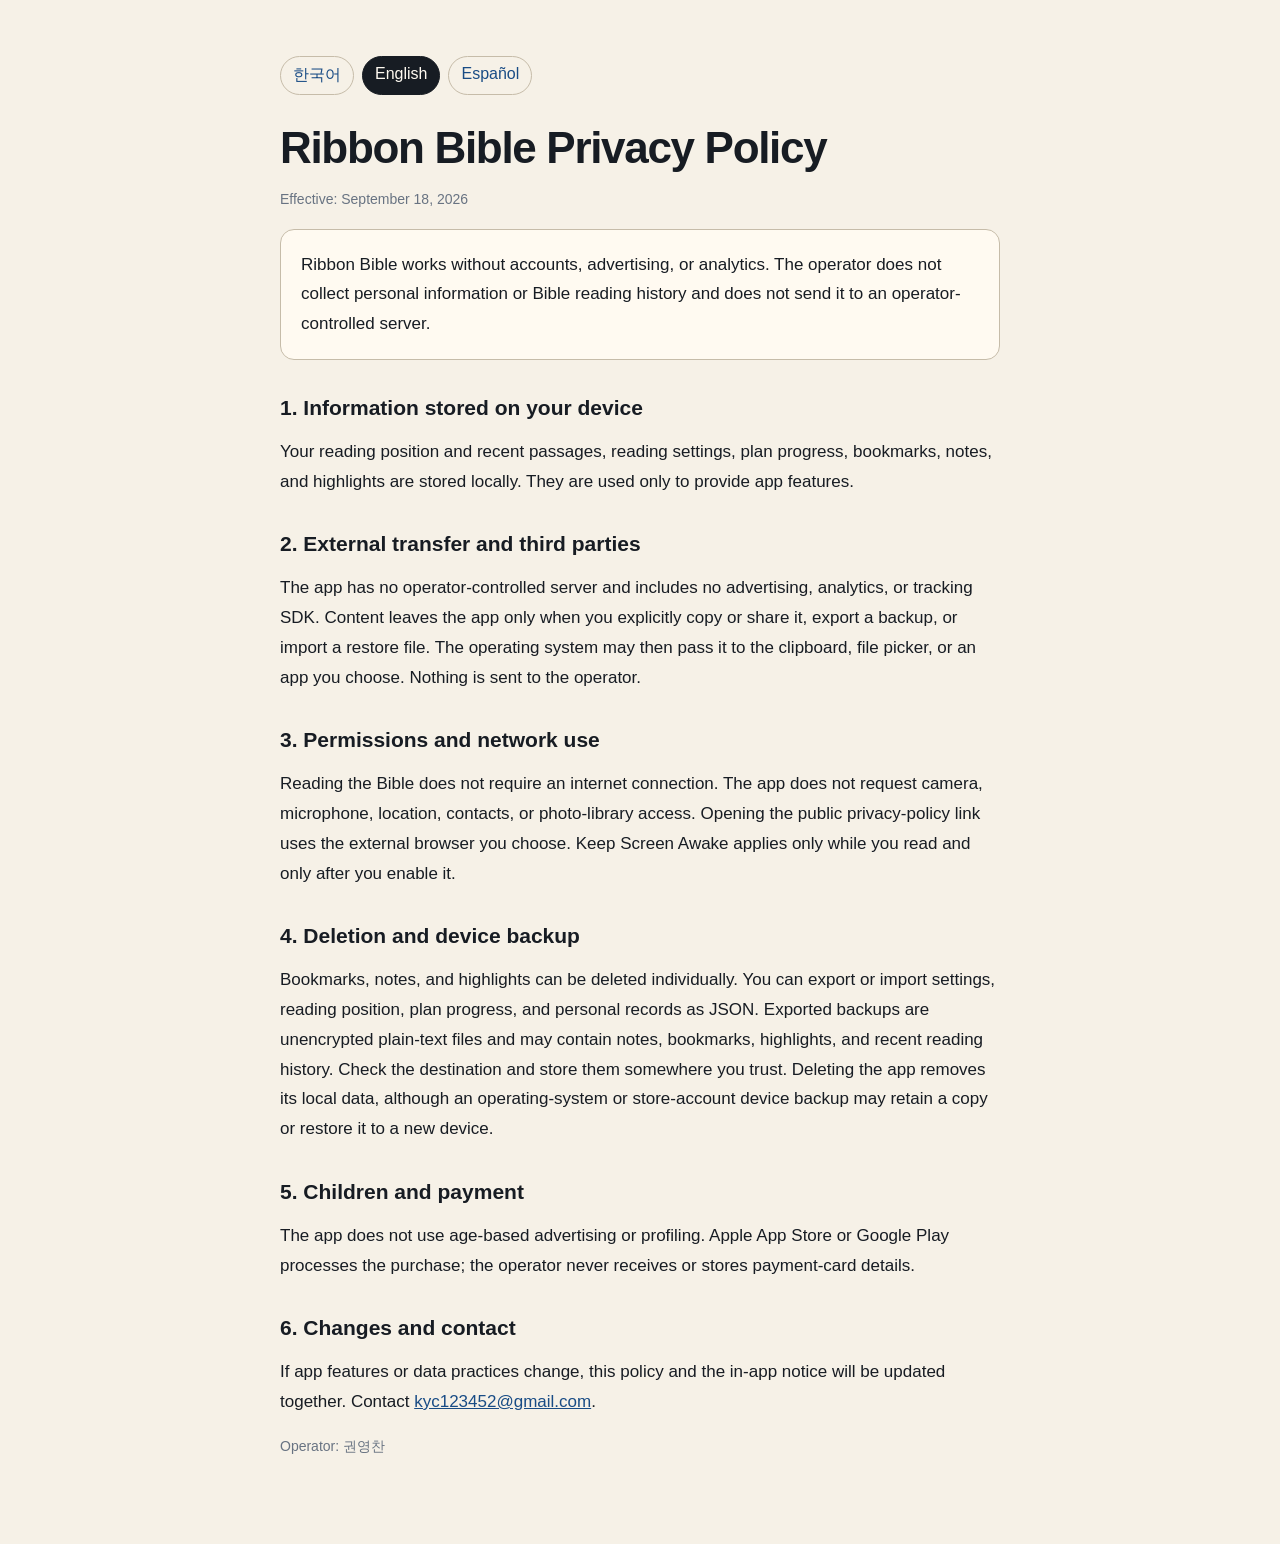
<file: ribbon-bible/privacy-policy/en/index.html>
<!doctype html>
<html lang="en">
  <head>
    <meta charset="utf-8" />
    <meta name="viewport" content="width=device-width, initial-scale=1" />
    <meta name="color-scheme" content="light dark" />
    <title>Ribbon Bible Privacy Policy</title>
    <style>
      :root { color-scheme: light dark; font-family: -apple-system, BlinkMacSystemFont, "Segoe UI", sans-serif; }
      body { margin: 0; background: #f6f1e7; color: #171c23; }
      main { width: min(100% - 40px, 720px); margin: 0 auto; padding: 56px 0 72px; }
      h1 { margin: 0 0 12px; font-size: clamp(30px, 7vw, 44px); letter-spacing: -.03em; }
      h2 { margin: 36px 0 10px; font-size: 21px; }
      p, li { font-size: 17px; line-height: 1.75; overflow-wrap: break-word; }
      .lead { padding: 20px; border: 1px solid #c6bca9; background: #fffaf1; border-radius: 14px; }
      .meta { color: #687382; font-size: 14px; }
      .language-nav { display: flex; gap: 8px; flex-wrap: wrap; margin: 0 0 28px; }
      .language-nav a { padding: 8px 12px; border: 1px solid #c6bca9; border-radius: 999px; text-decoration: none; }
      .language-nav a[aria-current="page"] { background: #171c23; color: #fffaf1; border-color: #171c23; }
      a { color: #194c85; }
      @media (prefers-color-scheme: dark) {
        body { background: #111418; color: #d9dee5; }
        .lead { background: #1b2026; border-color: #3b444f; }
        .meta { color: #aeb6c0; }
        a { color: #8fc4ff; }
        .language-nav a[aria-current="page"] { background: #d9dee5; color: #111418; border-color: #d9dee5; }
      }
    </style>
  </head>
  <body>
    <main>
      <nav class="language-nav" aria-label="Choose language">
        <a href="../" lang="ko">한국어</a>
        <a href="./" lang="en" aria-current="page">English</a>
        <a href="../es/" lang="es">Español</a>
      </nav>
      <h1>Ribbon Bible Privacy Policy</h1>
      <p class="meta">Effective: September 18, 2026</p>
      <p class="lead">Ribbon Bible works without accounts, advertising, or analytics. The operator does not collect personal information or Bible reading history and does not send it to an operator-controlled server.</p>

      <h2>1. Information stored on your device</h2>
      <p>Your reading position and recent passages, reading settings, plan progress, bookmarks, notes, and highlights are stored locally. They are used only to provide app features.</p>

      <h2>2. External transfer and third parties</h2>
      <p>The app has no operator-controlled server and includes no advertising, analytics, or tracking SDK. Content leaves the app only when you explicitly copy or share it, export a backup, or import a restore file. The operating system may then pass it to the clipboard, file picker, or an app you choose. Nothing is sent to the operator.</p>

      <h2>3. Permissions and network use</h2>
      <p>Reading the Bible does not require an internet connection. The app does not request camera, microphone, location, contacts, or photo-library access. Opening the public privacy-policy link uses the external browser you choose. Keep Screen Awake applies only while you read and only after you enable it.</p>

      <h2>4. Deletion and device backup</h2>
      <p>Bookmarks, notes, and highlights can be deleted individually. You can export or import settings, reading position, plan progress, and personal records as JSON. Exported backups are unencrypted plain-text files and may contain notes, bookmarks, highlights, and recent reading history. Check the destination and store them somewhere you trust. Deleting the app removes its local data, although an operating-system or store-account device backup may retain a copy or restore it to a new device.</p>

      <h2>5. Children and payment</h2>
      <p>The app does not use age-based advertising or profiling. Apple App Store or Google Play processes the purchase; the operator never receives or stores payment-card details.</p>

      <h2>6. Changes and contact</h2>
      <p>If app features or data practices change, this policy and the in-app notice will be updated together. Contact <a href="mailto:kyc123452@gmail.com">kyc123452@gmail.com</a>.</p>
      <p class="meta">Operator: 권영찬</p>
    </main>
  </body>
</html>
</file>
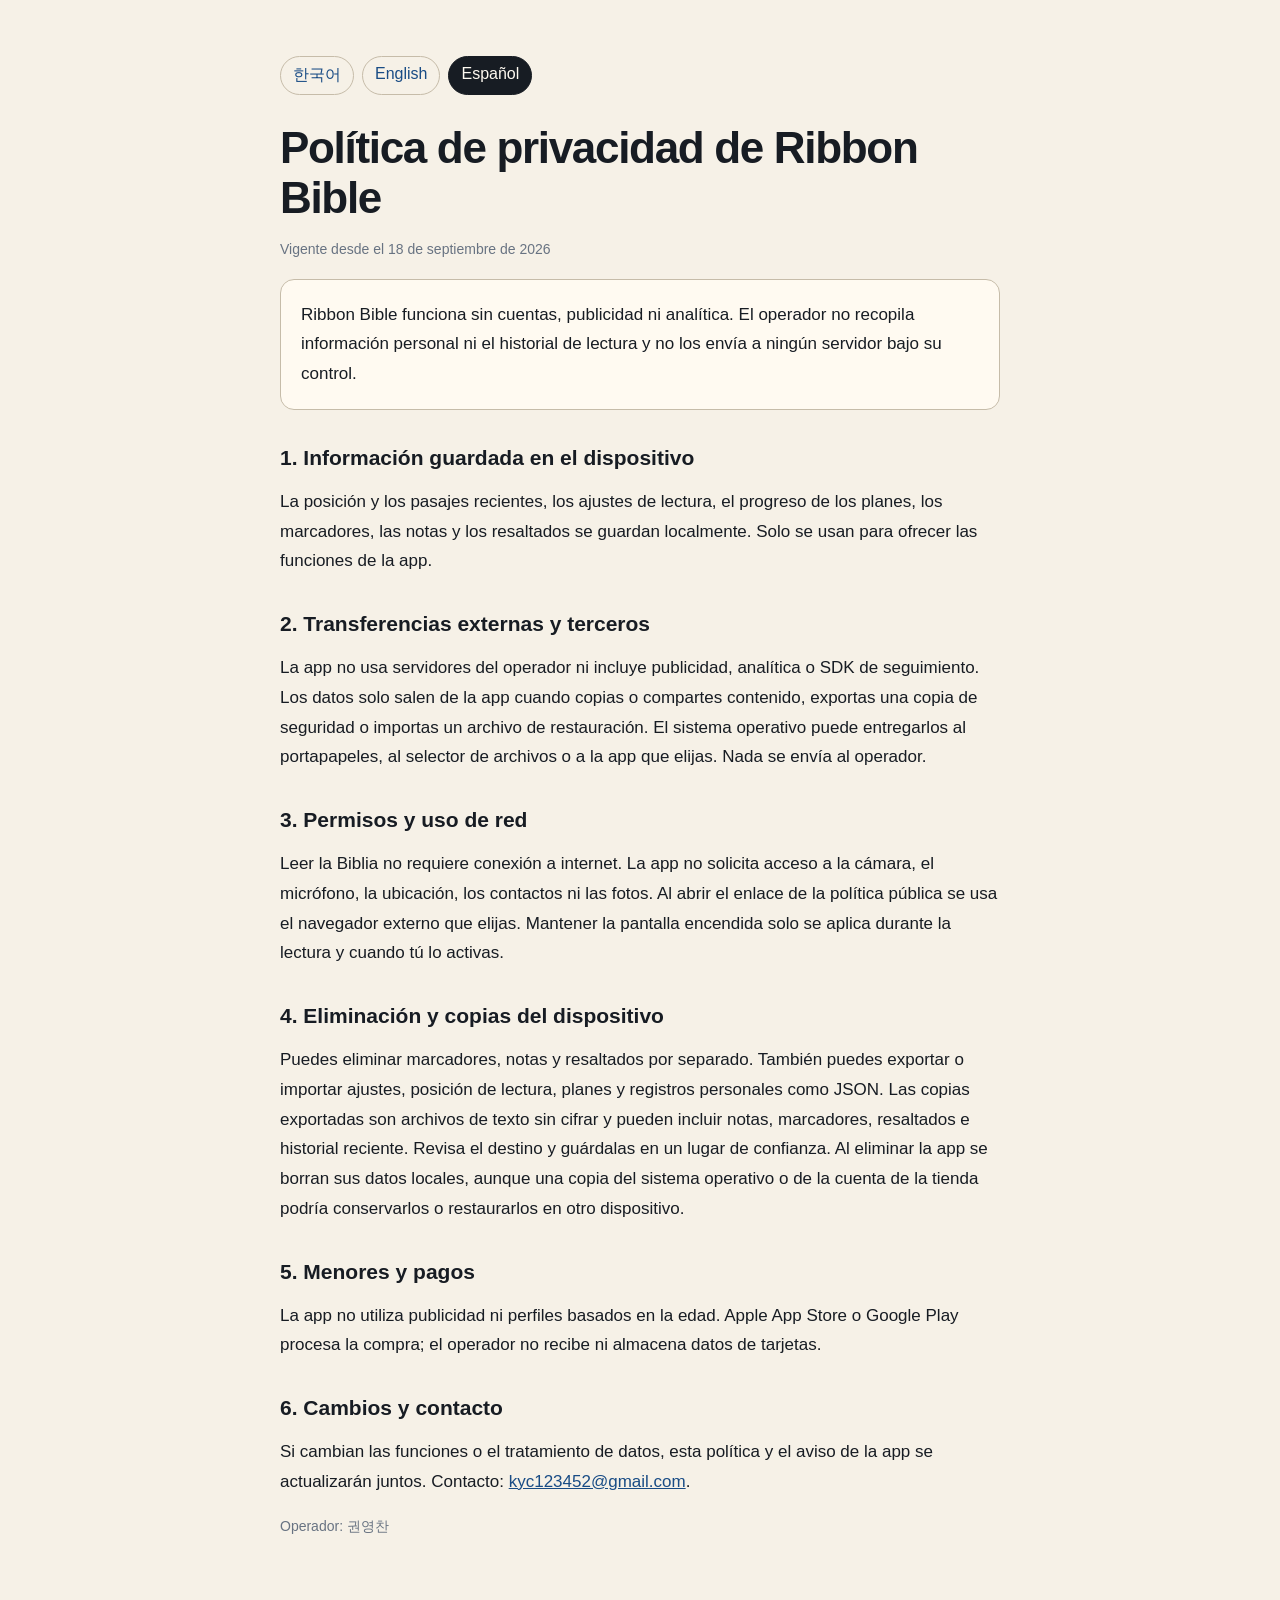
<file: ribbon-bible/privacy-policy/es/index.html>
<!doctype html>
<html lang="es">
  <head>
    <meta charset="utf-8" />
    <meta name="viewport" content="width=device-width, initial-scale=1" />
    <meta name="color-scheme" content="light dark" />
    <title>Política de privacidad de Ribbon Bible</title>
    <style>
      :root { color-scheme: light dark; font-family: -apple-system, BlinkMacSystemFont, "Segoe UI", sans-serif; }
      body { margin: 0; background: #f6f1e7; color: #171c23; }
      main { width: min(100% - 40px, 720px); margin: 0 auto; padding: 56px 0 72px; }
      h1 { margin: 0 0 12px; font-size: clamp(30px, 7vw, 44px); letter-spacing: -.03em; }
      h2 { margin: 36px 0 10px; font-size: 21px; }
      p, li { font-size: 17px; line-height: 1.75; overflow-wrap: break-word; }
      .lead { padding: 20px; border: 1px solid #c6bca9; background: #fffaf1; border-radius: 14px; }
      .meta { color: #687382; font-size: 14px; }
      .language-nav { display: flex; gap: 8px; flex-wrap: wrap; margin: 0 0 28px; }
      .language-nav a { padding: 8px 12px; border: 1px solid #c6bca9; border-radius: 999px; text-decoration: none; }
      .language-nav a[aria-current="page"] { background: #171c23; color: #fffaf1; border-color: #171c23; }
      a { color: #194c85; }
      @media (prefers-color-scheme: dark) {
        body { background: #111418; color: #d9dee5; }
        .lead { background: #1b2026; border-color: #3b444f; }
        .meta { color: #aeb6c0; }
        a { color: #8fc4ff; }
        .language-nav a[aria-current="page"] { background: #d9dee5; color: #111418; border-color: #d9dee5; }
      }
    </style>
  </head>
  <body>
    <main>
      <nav class="language-nav" aria-label="Elegir idioma">
        <a href="../" lang="ko">한국어</a>
        <a href="../en/" lang="en">English</a>
        <a href="./" lang="es" aria-current="page">Español</a>
      </nav>
      <h1>Política de privacidad de Ribbon Bible</h1>
      <p class="meta">Vigente desde el 18 de septiembre de 2026</p>
      <p class="lead">Ribbon Bible funciona sin cuentas, publicidad ni analítica. El operador no recopila información personal ni el historial de lectura y no los envía a ningún servidor bajo su control.</p>

      <h2>1. Información guardada en el dispositivo</h2>
      <p>La posición y los pasajes recientes, los ajustes de lectura, el progreso de los planes, los marcadores, las notas y los resaltados se guardan localmente. Solo se usan para ofrecer las funciones de la app.</p>

      <h2>2. Transferencias externas y terceros</h2>
      <p>La app no usa servidores del operador ni incluye publicidad, analítica o SDK de seguimiento. Los datos solo salen de la app cuando copias o compartes contenido, exportas una copia de seguridad o importas un archivo de restauración. El sistema operativo puede entregarlos al portapapeles, al selector de archivos o a la app que elijas. Nada se envía al operador.</p>

      <h2>3. Permisos y uso de red</h2>
      <p>Leer la Biblia no requiere conexión a internet. La app no solicita acceso a la cámara, el micrófono, la ubicación, los contactos ni las fotos. Al abrir el enlace de la política pública se usa el navegador externo que elijas. Mantener la pantalla encendida solo se aplica durante la lectura y cuando tú lo activas.</p>

      <h2>4. Eliminación y copias del dispositivo</h2>
      <p>Puedes eliminar marcadores, notas y resaltados por separado. También puedes exportar o importar ajustes, posición de lectura, planes y registros personales como JSON. Las copias exportadas son archivos de texto sin cifrar y pueden incluir notas, marcadores, resaltados e historial reciente. Revisa el destino y guárdalas en un lugar de confianza. Al eliminar la app se borran sus datos locales, aunque una copia del sistema operativo o de la cuenta de la tienda podría conservarlos o restaurarlos en otro dispositivo.</p>

      <h2>5. Menores y pagos</h2>
      <p>La app no utiliza publicidad ni perfiles basados en la edad. Apple App Store o Google Play procesa la compra; el operador no recibe ni almacena datos de tarjetas.</p>

      <h2>6. Cambios y contacto</h2>
      <p>Si cambian las funciones o el tratamiento de datos, esta política y el aviso de la app se actualizarán juntos. Contacto: <a href="mailto:kyc123452@gmail.com">kyc123452@gmail.com</a>.</p>
      <p class="meta">Operador: 권영찬</p>
    </main>
  </body>
</html>
</file>
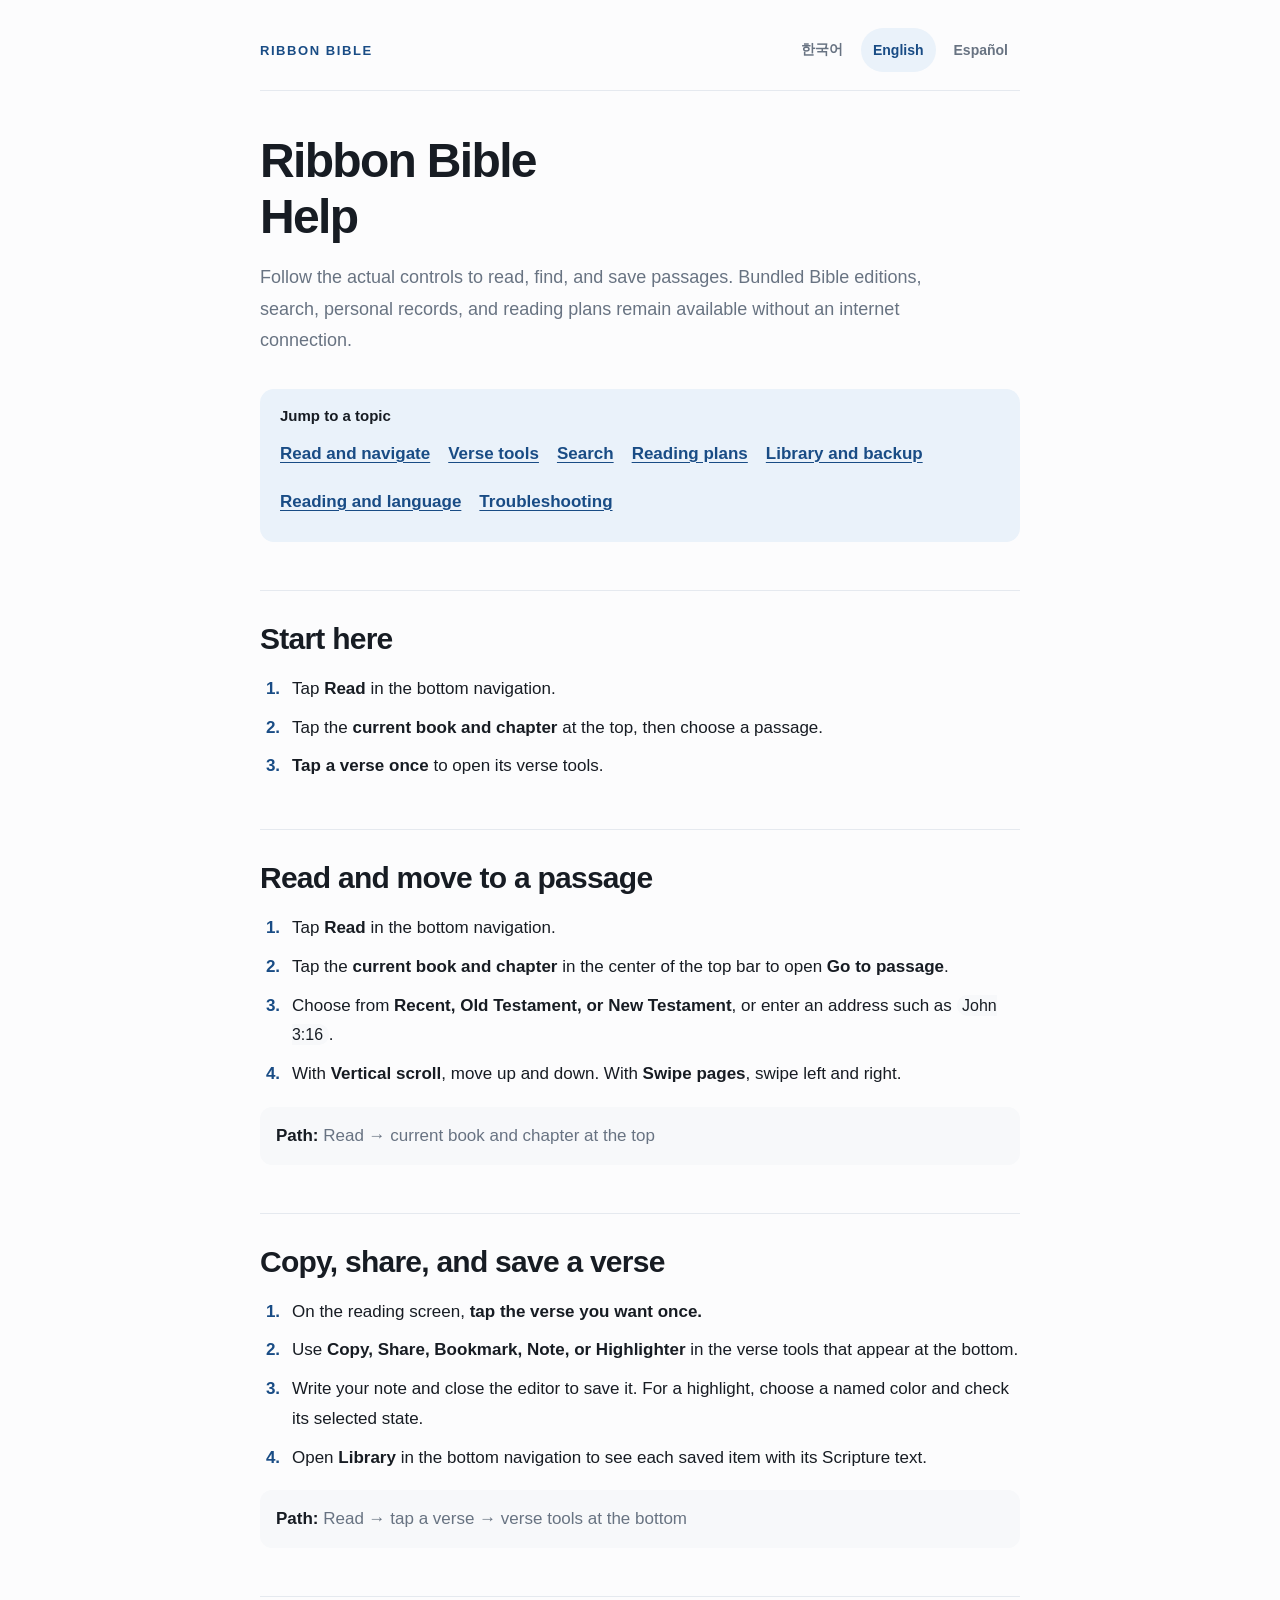
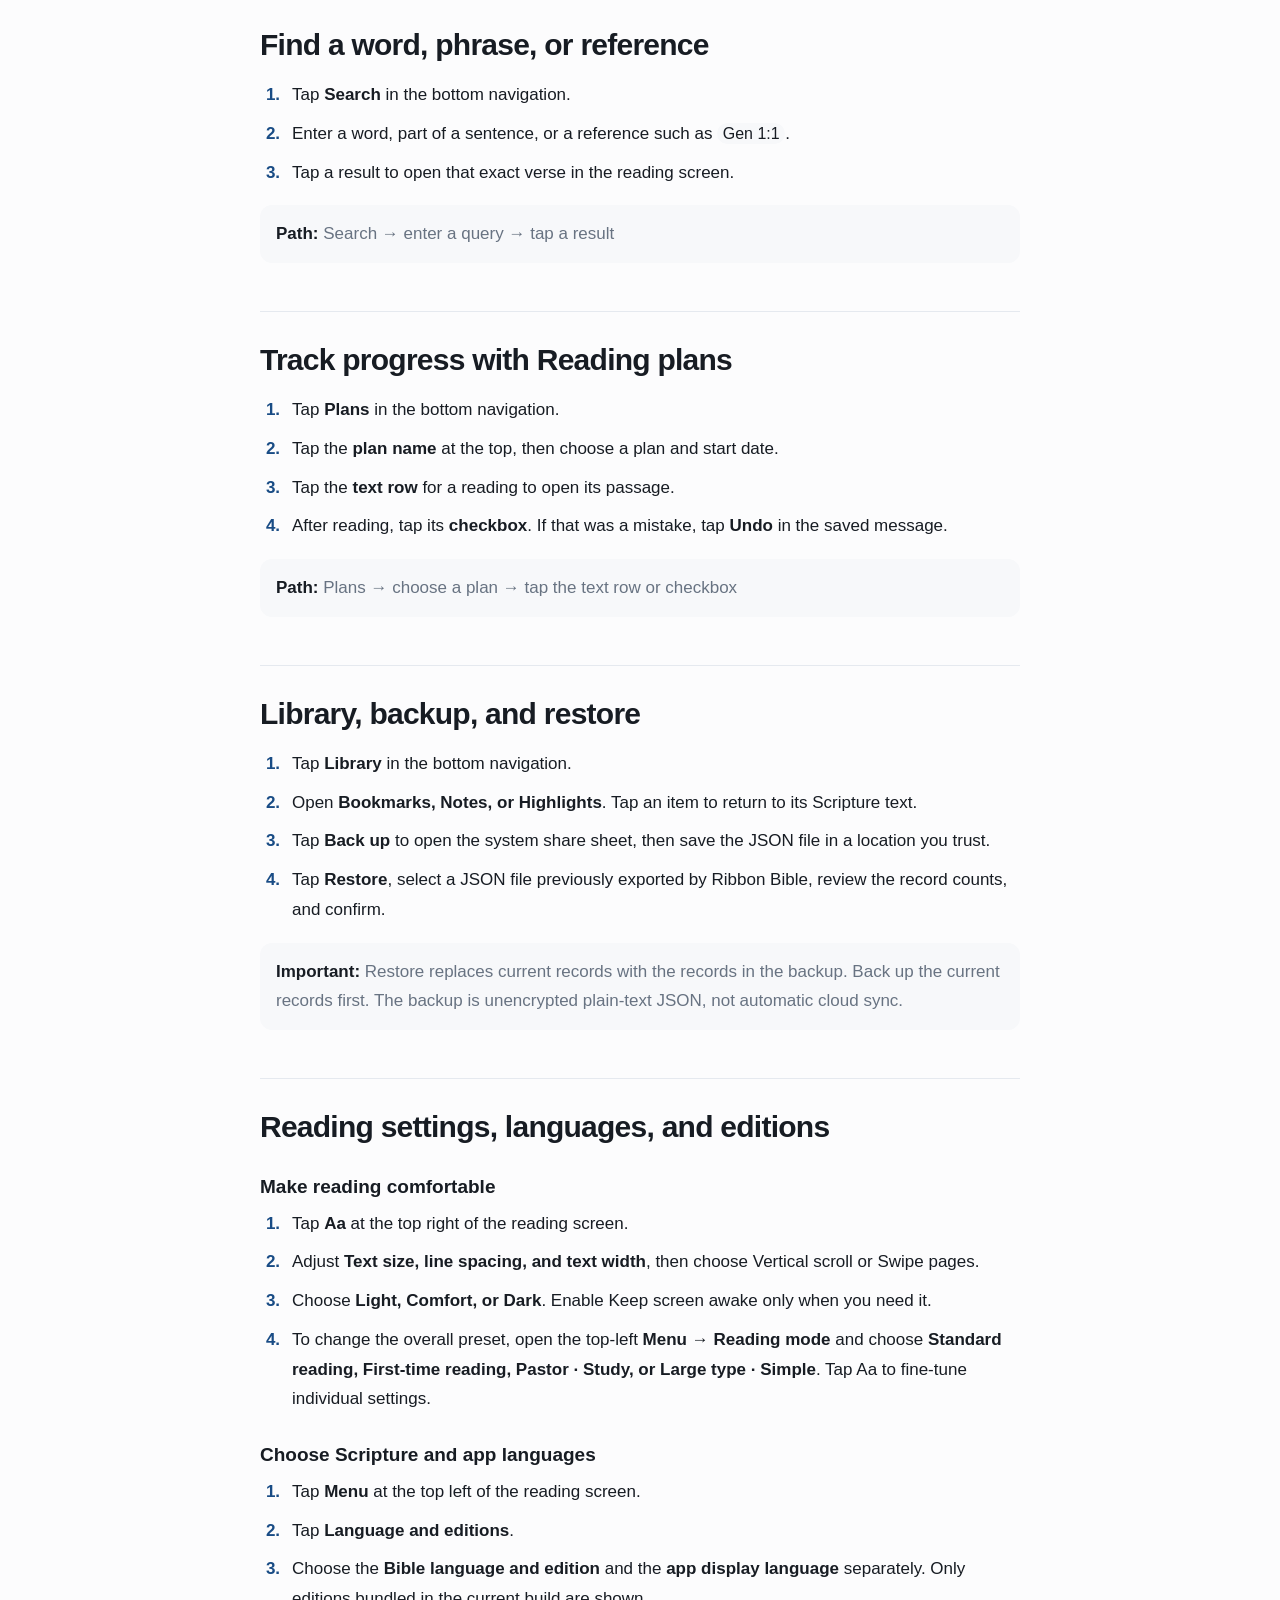
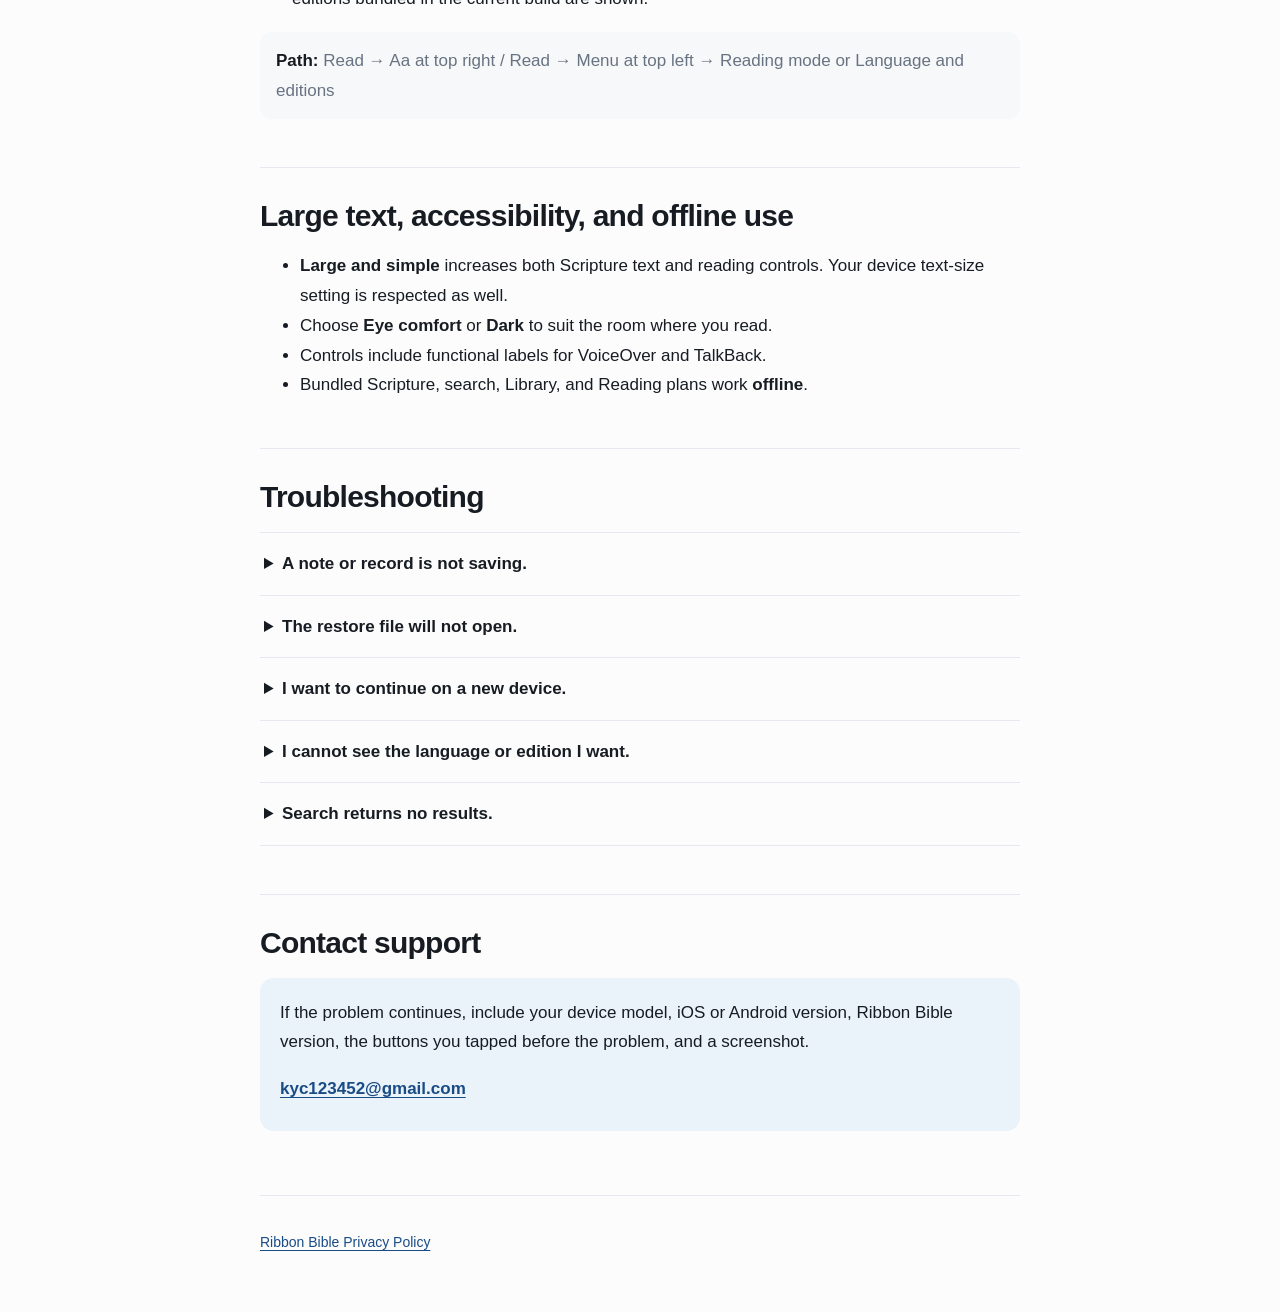
<file: ribbon-bible/support/en/index.html>
<!doctype html>
<html lang="en">
  <head>
    <meta charset="utf-8" />
    <meta name="viewport" content="width=device-width, initial-scale=1" />
    <meta name="color-scheme" content="light dark" />
    <meta name="description" content="Learn how to use Ribbon Bible, back up and restore your records, and solve common problems." />
    <title>Ribbon Bible Help</title>
    <style>
      :root {
        color-scheme: light dark;
        font-family: -apple-system, BlinkMacSystemFont, "Segoe UI", sans-serif;
        --paper: #fcfcfd; --surface: #f7f8fa; --ink: #171c23; --muted: #687382;
        --navy: #194c85; --pale-blue: #eaf2fa; --line: #e5e9ef; --focus: #194c85;
      }
      * { box-sizing: border-box; }
      html { scroll-behavior: smooth; }
      body { margin: 0; background: var(--paper); color: var(--ink); }
      a { color: var(--navy); text-underline-offset: .2em; }
      a:hover { text-decoration-thickness: 2px; }
      a:focus-visible, summary:focus-visible { outline: 3px solid var(--focus); outline-offset: 3px; border-radius: 12px; }
      ::selection { background: #eaf2fa; color: #171c23; }
      .skip-link { position: fixed; inset: 8px auto auto 8px; z-index: 2; transform: translateY(-160%); padding: 11px 14px; background: var(--ink); color: var(--paper); border-radius: 14px; }
      .skip-link:focus { transform: translateY(0); }
      header, main, footer { width: min(calc(100% - 40px), 760px); margin-inline: auto; }
      header { padding-block: 28px 18px; border-bottom: 1px solid var(--line); }
      .brand-row { display: flex; align-items: center; justify-content: space-between; gap: 20px; }
      .brand { margin: 0; color: var(--navy); font-size: 13px; font-weight: 800; letter-spacing: .12em; text-decoration: none; }
      .language-nav { display: flex; gap: 6px; flex-wrap: wrap; justify-content: flex-end; }
      .language-nav a { display: inline-flex; min-height: 44px; align-items: center; padding-inline: 12px; border-radius: 999px; color: var(--muted); font-size: 14px; font-weight: 650; text-decoration: none; }
      .language-nav a[aria-current="page"] { background: var(--pale-blue); color: var(--navy); }
      main { padding-block: 42px 64px; }
      h1 { max-width: 13ch; margin: 0; font-size: clamp(34px, 8vw, 48px); line-height: 1.16; letter-spacing: -.035em; }
      .lead { max-width: 44rem; margin: 18px 0 0; color: var(--muted); font-size: 18px; line-height: 1.75; }
      .quick-nav { margin-top: 32px; padding: 18px 20px; background: var(--pale-blue); border-radius: 14px; }
      .quick-nav strong { display: block; margin-bottom: 8px; color: var(--ink); font-size: 15px; }
      .quick-nav ul { display: flex; flex-wrap: wrap; gap: 4px 18px; margin: 0; padding: 0; list-style: none; }
      .quick-nav a { display: inline-flex; min-height: 44px; align-items: center; font-weight: 700; }
      section { scroll-margin-top: 24px; margin-top: 48px; padding-top: 28px; border-top: 1px solid var(--line); }
      h2 { margin: 0 0 16px; font-size: clamp(24px, 5vw, 30px); line-height: 1.3; letter-spacing: -.025em; }
      h3 { margin: 28px 0 8px; font-size: 19px; line-height: 1.4; }
      p, li { font-size: 17px; line-height: 1.75; overflow-wrap: break-word; }
      p { margin: 10px 0; }
      ol { margin: 0; padding-left: 1.55rem; }
      ol li { padding-left: .45rem; }
      ol li + li { margin-top: 9px; }
      ol li::marker { color: var(--navy); font-weight: 800; }
      .path { margin-top: 18px; padding: 14px 16px; background: var(--surface); border-radius: 12px; color: var(--muted); }
      .path strong { color: var(--ink); }
      code { padding: .12em .35em; background: var(--surface); border-radius: 12px; color: var(--ink); font-family: inherit; font-size: .94em; }
      .faq-list { margin-top: 4px; border-bottom: 1px solid var(--line); }
      details { border-top: 1px solid var(--line); }
      summary { cursor: pointer; padding: 18px 4px; font-size: 17px; font-weight: 750; line-height: 1.5; }
      details p { margin: 0; padding: 0 4px 20px; color: var(--muted); }
      .contact { padding: 20px; background: var(--pale-blue); border-radius: 14px; }
      .contact p:first-child { margin-top: 0; }
      .contact p:last-child { margin-bottom: 0; }
      .contact a { display: inline-flex; min-height: 44px; align-items: center; font-weight: 750; overflow-wrap: anywhere; }
      footer { padding-block: 24px 48px; border-top: 1px solid var(--line); color: var(--muted); }
      footer p { margin: 0; font-size: 14px; }
      footer a { display: inline-flex; min-height: 44px; align-items: center; }
      @media (max-width: 520px) {
        header, main, footer { width: min(calc(100% - 28px), 760px); }
        header { padding-top: 18px; }
        .brand-row { align-items: flex-start; flex-direction: column; gap: 8px; }
        .language-nav { justify-content: flex-start; margin-left: -12px; }
        main { padding-top: 34px; }
        .quick-nav { padding: 14px 16px; }
        .quick-nav ul { display: block; }
        .quick-nav a { width: 100%; }
        section { margin-top: 40px; }
      }
      @media (prefers-color-scheme: dark) {
        :root { --paper: #111418; --surface: #191e24; --ink: #d9dee5; --muted: #aeb6c0; --navy: #9dcafa; --pale-blue: #191e24; --line: #39434e; --focus: #9dcafa; }
        ::selection { background: #194c85; color: #d9dee5; }
      }
      @media (prefers-reduced-motion: reduce) { html { scroll-behavior: auto; } }
      @media print {
        .skip-link, .language-nav, .quick-nav { display: none; }
        header, main, footer { width: 100%; }
        body { background: #fff; color: #000; }
      }
    </style>
  </head>
  <body>
    <a class="skip-link" href="#main-content">Skip to main content</a>
    <header>
      <div class="brand-row">
        <a class="brand" href="#main-content">RIBBON BIBLE</a>
        <nav class="language-nav" aria-label="Choose help language">
          <a href="../" lang="ko" hreflang="ko">한국어</a>
          <a href="./" lang="en" hreflang="en" aria-current="page">English</a>
          <a href="../es/" lang="es" hreflang="es">Español</a>
        </nav>
      </div>
    </header>

    <main id="main-content">
      <h1>Ribbon Bible Help</h1>
      <p class="lead">Follow the actual controls to read, find, and save passages. Bundled Bible editions, search, personal records, and reading plans remain available without an internet connection.</p>

      <nav class="quick-nav" aria-label="Help topics">
        <strong>Jump to a topic</strong>
        <ul>
          <li><a href="#read">Read and navigate</a></li>
          <li><a href="#verse-actions">Verse tools</a></li>
          <li><a href="#search">Search</a></li>
          <li><a href="#plans">Reading plans</a></li>
          <li><a href="#library">Library and backup</a></li>
          <li><a href="#settings">Reading and language</a></li>
          <li><a href="#troubleshooting">Troubleshooting</a></li>
        </ul>
      </nav>

      <section id="quick-start">
        <h2>Start here</h2>
        <ol>
          <li>Tap <strong>Read</strong> in the bottom navigation.</li>
          <li>Tap the <strong>current book and chapter</strong> at the top, then choose a passage.</li>
          <li><strong>Tap a verse once</strong> to open its verse tools.</li>
        </ol>
      </section>

      <section id="read">
        <h2>Read and move to a passage</h2>
        <ol>
          <li>Tap <strong>Read</strong> in the bottom navigation.</li>
          <li>Tap the <strong>current book and chapter</strong> in the center of the top bar to open <strong>Go to passage</strong>.</li>
          <li>Choose from <strong>Recent, Old Testament, or New Testament</strong>, or enter an address such as <code>John 3:16</code>.</li>
          <li>With <strong>Vertical scroll</strong>, move up and down. With <strong>Swipe pages</strong>, swipe left and right.</li>
        </ol>
        <p class="path"><strong>Path:</strong> Read → current book and chapter at the top</p>
      </section>

      <section id="verse-actions">
        <h2>Copy, share, and save a verse</h2>
        <ol>
          <li>On the reading screen, <strong>tap the verse you want once.</strong></li>
          <li>Use <strong>Copy, Share, Bookmark, Note, or Highlighter</strong> in the verse tools that appear at the bottom.</li>
          <li>Write your note and close the editor to save it. For a highlight, choose a named color and check its selected state.</li>
          <li>Open <strong>Library</strong> in the bottom navigation to see each saved item with its Scripture text.</li>
        </ol>
        <p class="path"><strong>Path:</strong> Read → tap a verse → verse tools at the bottom</p>
      </section>

      <section id="search">
        <h2>Find a word, phrase, or reference</h2>
        <ol>
          <li>Tap <strong>Search</strong> in the bottom navigation.</li>
          <li>Enter a word, part of a sentence, or a reference such as <code>Gen 1:1</code>.</li>
          <li>Tap a result to open that exact verse in the reading screen.</li>
        </ol>
        <p class="path"><strong>Path:</strong> Search → enter a query → tap a result</p>
      </section>

      <section id="plans">
        <h2>Track progress with Reading plans</h2>
        <ol>
          <li>Tap <strong>Plans</strong> in the bottom navigation.</li>
          <li>Tap the <strong>plan name</strong> at the top, then choose a plan and start date.</li>
          <li>Tap the <strong>text row</strong> for a reading to open its passage.</li>
          <li>After reading, tap its <strong>checkbox</strong>. If that was a mistake, tap <strong>Undo</strong> in the saved message.</li>
        </ol>
        <p class="path"><strong>Path:</strong> Plans → choose a plan → tap the text row or checkbox</p>
      </section>

      <section id="library">
        <h2>Library, backup, and restore</h2>
        <ol>
          <li>Tap <strong>Library</strong> in the bottom navigation.</li>
          <li>Open <strong>Bookmarks, Notes, or Highlights</strong>. Tap an item to return to its Scripture text.</li>
          <li>Tap <strong>Back up</strong> to open the system share sheet, then save the JSON file in a location you trust.</li>
          <li>Tap <strong>Restore</strong>, select a JSON file previously exported by Ribbon Bible, review the record counts, and confirm.</li>
        </ol>
        <p class="path"><strong>Important:</strong> Restore replaces current records with the records in the backup. Back up the current records first. The backup is unencrypted plain-text JSON, not automatic cloud sync.</p>
      </section>

      <section id="settings">
        <h2>Reading settings, languages, and editions</h2>
        <h3>Make reading comfortable</h3>
        <ol>
          <li>Tap <strong>Aa</strong> at the top right of the reading screen.</li>
          <li>Adjust <strong>Text size, line spacing, and text width</strong>, then choose Vertical scroll or Swipe pages.</li>
          <li>Choose <strong>Light, Comfort, or Dark</strong>. Enable Keep screen awake only when you need it.</li>
          <li>To change the overall preset, open the top-left <strong>Menu → Reading mode</strong> and choose <strong>Standard reading, First-time reading, Pastor · Study, or Large type · Simple</strong>. Tap Aa to fine-tune individual settings.</li>
        </ol>

        <h3>Choose Scripture and app languages</h3>
        <ol>
          <li>Tap <strong>Menu</strong> at the top left of the reading screen.</li>
          <li>Tap <strong>Language and editions</strong>.</li>
          <li>Choose the <strong>Bible language and edition</strong> and the <strong>app display language</strong> separately. Only editions bundled in the current build are shown.</li>
        </ol>
        <p class="path"><strong>Path:</strong> Read → Aa at top right / Read → Menu at top left → Reading mode or Language and editions</p>
      </section>

      <section id="accessibility">
        <h2>Large text, accessibility, and offline use</h2>
        <ul>
          <li><strong>Large and simple</strong> increases both Scripture text and reading controls. Your device text-size setting is respected as well.</li>
          <li>Choose <strong>Eye comfort</strong> or <strong>Dark</strong> to suit the room where you read.</li>
          <li>Controls include functional labels for VoiceOver and TalkBack.</li>
          <li>Bundled Scripture, search, Library, and Reading plans work <strong>offline</strong>.</li>
        </ul>
      </section>

      <section id="troubleshooting">
        <h2>Troubleshooting</h2>
        <div class="faq-list">
          <details>
            <summary>A note or record is not saving.</summary>
            <p>Check the saved message, then close and reopen the app. Confirm that the device has free storage. Before deleting the app, back up the existing records in Library.</p>
          </details>
          <details>
            <summary>The restore file will not open.</summary>
            <p>Use a JSON file exported by Ribbon Bible and confirm that it is smaller than 16 MiB. If a newer app version created it, update the app and try again. A failed restore leaves the existing records unchanged.</p>
          </details>
          <details>
            <summary>I want to continue on a new device.</summary>
            <p>Download the app again from the purchases or library of the same Apple or Google store account. Personal records are separate from the purchase, so restore the backup exported from the old device in Library.</p>
          </details>
          <details>
            <summary>I cannot see the language or edition I want.</summary>
            <p>Open Menu → Language and editions from the reading screen. Only editions included in the current build after rights and quality checks are shown.</p>
          </details>
          <details>
            <summary>Search returns no results.</summary>
            <p>Try a few distinctive words instead of a long sentence. Enter a reference in book, chapter, and verse order, such as <code>John 3:16</code>.</p>
          </details>
        </div>
      </section>

      <section id="contact">
        <h2>Contact support</h2>
        <div class="contact">
          <p>If the problem continues, include your device model, iOS or Android version, Ribbon Bible version, the buttons you tapped before the problem, and a screenshot.</p>
          <p><a href="mailto:kyc123452@gmail.com">kyc123452@gmail.com</a></p>
        </div>
      </section>
    </main>

    <footer>
      <p><a href="../../privacy-policy/en/">Ribbon Bible Privacy Policy</a></p>
    </footer>
  </body>
</html>
</file>
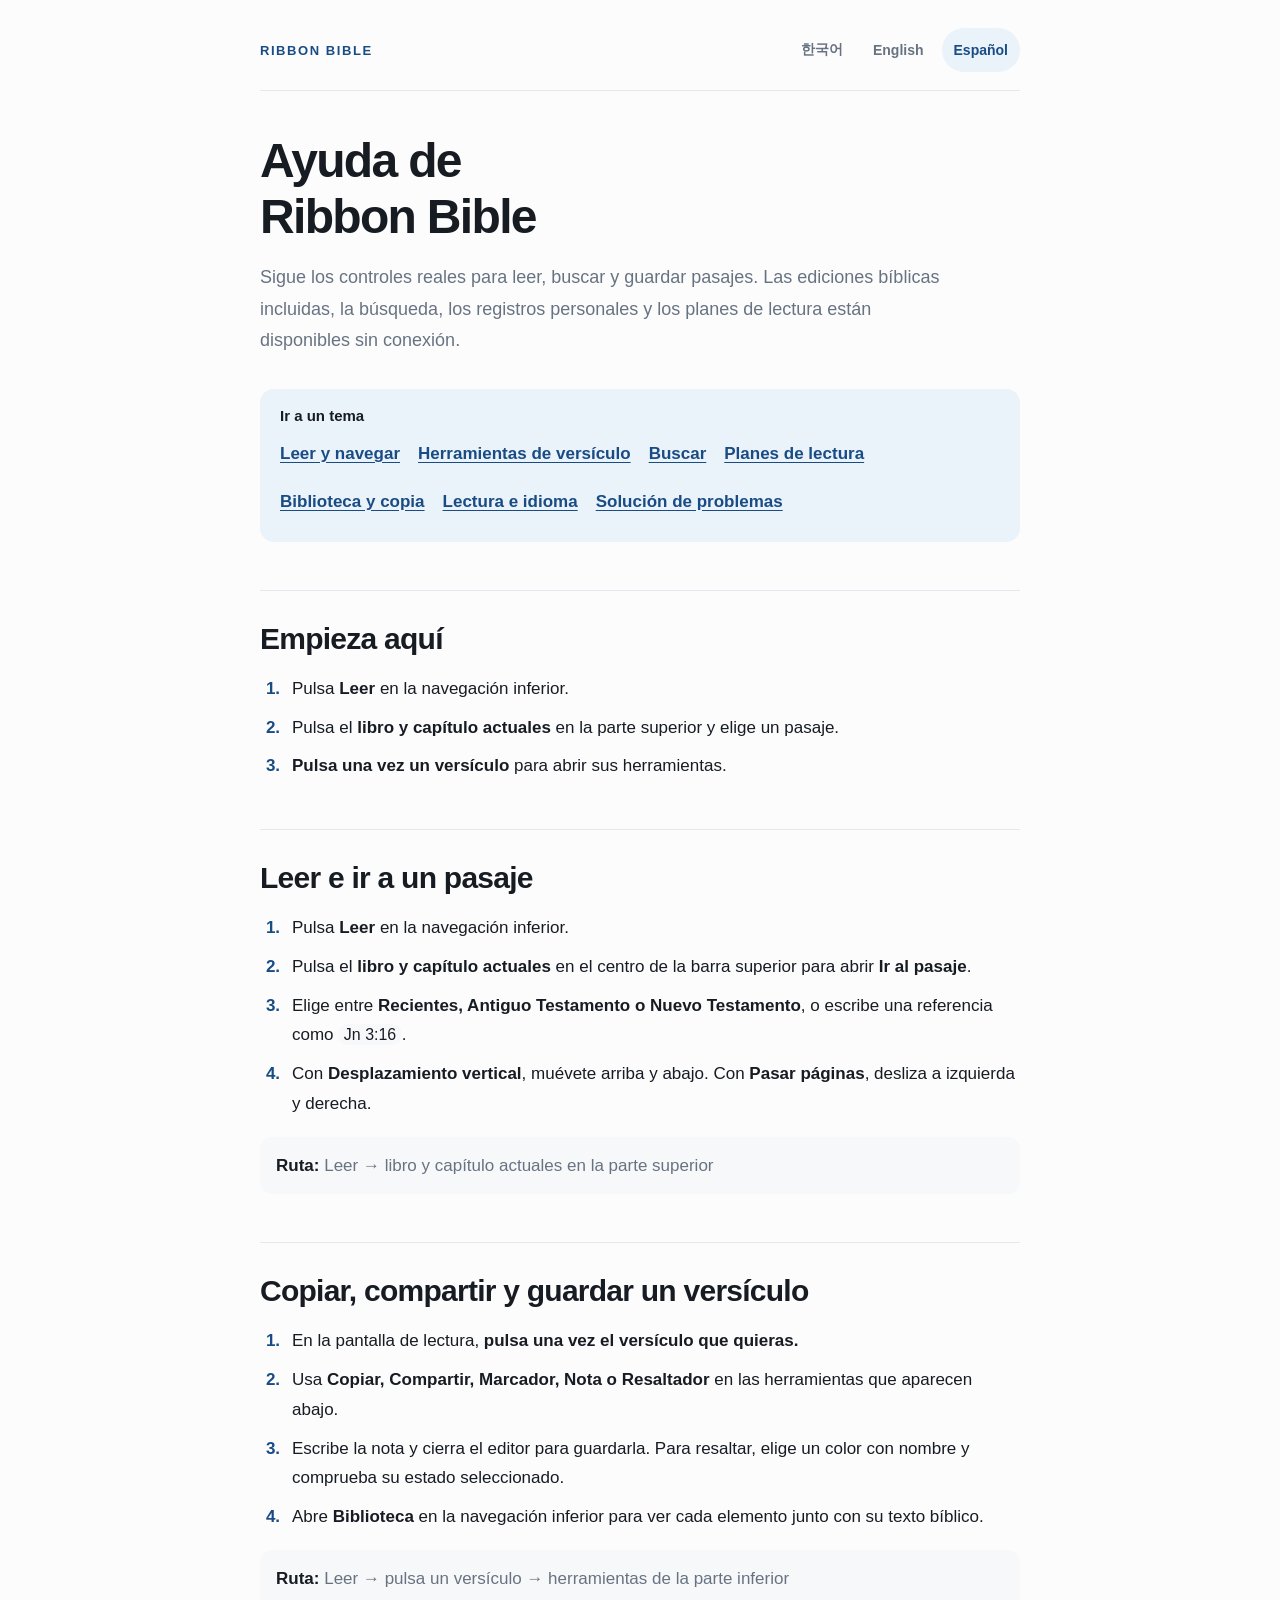
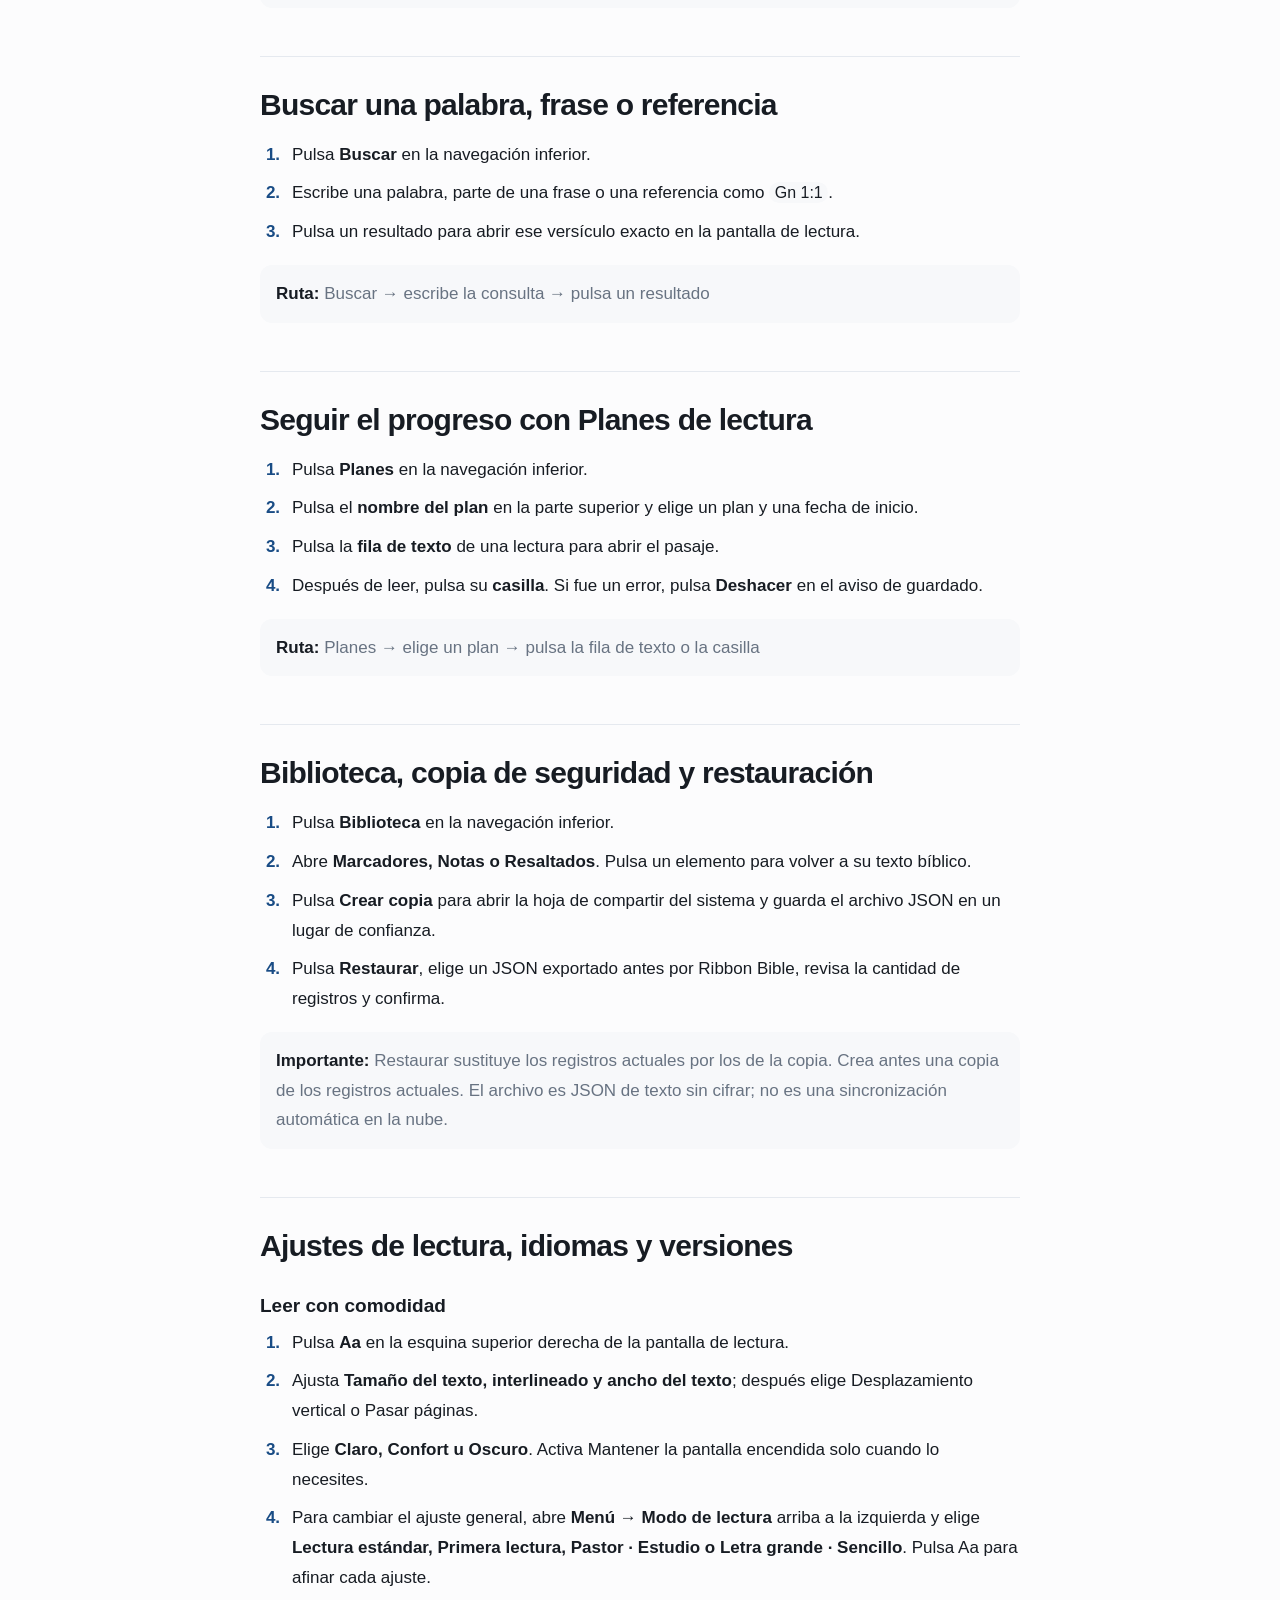
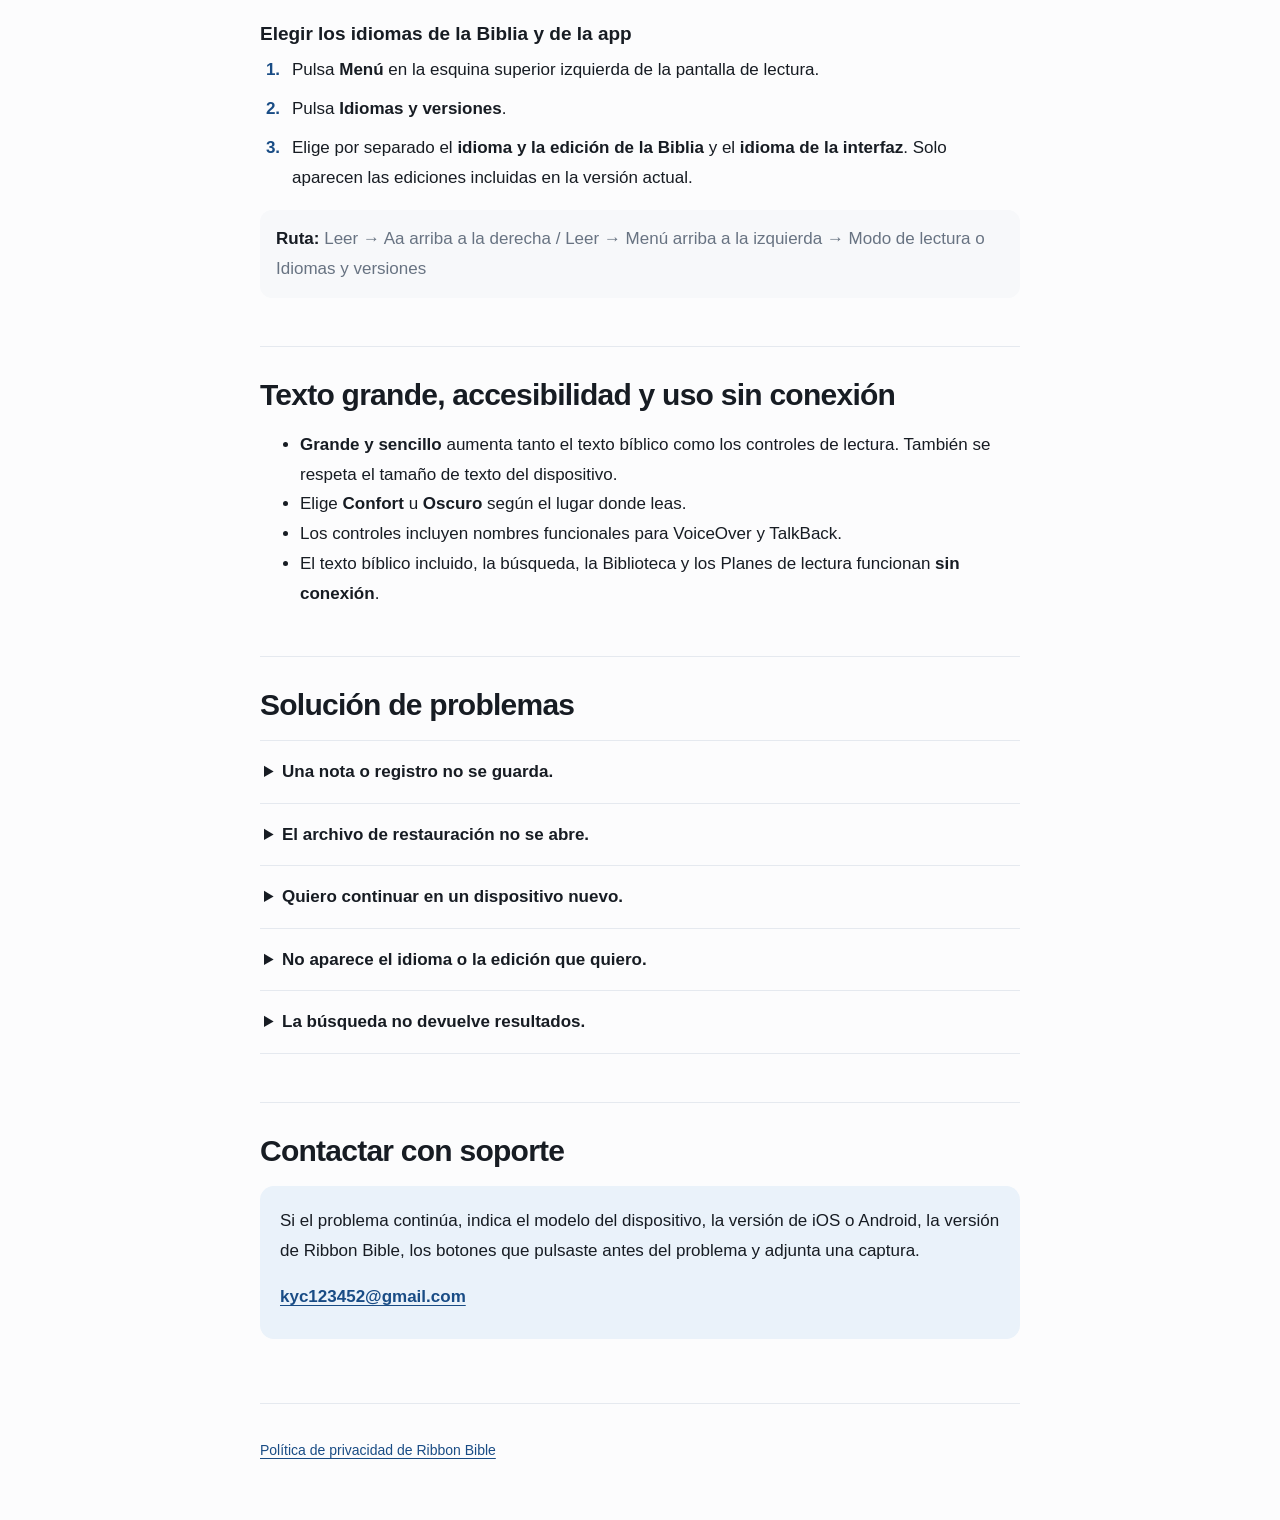
<file: ribbon-bible/support/es/index.html>
<!doctype html>
<html lang="es">
  <head>
    <meta charset="utf-8" />
    <meta name="viewport" content="width=device-width, initial-scale=1" />
    <meta name="color-scheme" content="light dark" />
    <meta name="description" content="Aprende a usar Ribbon Bible, crear y restaurar copias de tus datos y resolver problemas habituales." />
    <title>Ayuda de Ribbon Bible</title>
    <style>
      :root {
        color-scheme: light dark;
        font-family: -apple-system, BlinkMacSystemFont, "Segoe UI", sans-serif;
        --paper: #fcfcfd; --surface: #f7f8fa; --ink: #171c23; --muted: #687382;
        --navy: #194c85; --pale-blue: #eaf2fa; --line: #e5e9ef; --focus: #194c85;
      }
      * { box-sizing: border-box; }
      html { scroll-behavior: smooth; }
      body { margin: 0; background: var(--paper); color: var(--ink); }
      a { color: var(--navy); text-underline-offset: .2em; }
      a:hover { text-decoration-thickness: 2px; }
      a:focus-visible, summary:focus-visible { outline: 3px solid var(--focus); outline-offset: 3px; border-radius: 12px; }
      ::selection { background: #eaf2fa; color: #171c23; }
      .skip-link { position: fixed; inset: 8px auto auto 8px; z-index: 2; transform: translateY(-160%); padding: 11px 14px; background: var(--ink); color: var(--paper); border-radius: 14px; }
      .skip-link:focus { transform: translateY(0); }
      header, main, footer { width: min(calc(100% - 40px), 760px); margin-inline: auto; }
      header { padding-block: 28px 18px; border-bottom: 1px solid var(--line); }
      .brand-row { display: flex; align-items: center; justify-content: space-between; gap: 20px; }
      .brand { margin: 0; color: var(--navy); font-size: 13px; font-weight: 800; letter-spacing: .12em; text-decoration: none; }
      .language-nav { display: flex; gap: 6px; flex-wrap: wrap; justify-content: flex-end; }
      .language-nav a { display: inline-flex; min-height: 44px; align-items: center; padding-inline: 12px; border-radius: 999px; color: var(--muted); font-size: 14px; font-weight: 650; text-decoration: none; }
      .language-nav a[aria-current="page"] { background: var(--pale-blue); color: var(--navy); }
      main { padding-block: 42px 64px; }
      h1 { max-width: 13ch; margin: 0; font-size: clamp(34px, 8vw, 48px); line-height: 1.16; letter-spacing: -.035em; }
      .lead { max-width: 44rem; margin: 18px 0 0; color: var(--muted); font-size: 18px; line-height: 1.75; }
      .quick-nav { margin-top: 32px; padding: 18px 20px; background: var(--pale-blue); border-radius: 14px; }
      .quick-nav strong { display: block; margin-bottom: 8px; color: var(--ink); font-size: 15px; }
      .quick-nav ul { display: flex; flex-wrap: wrap; gap: 4px 18px; margin: 0; padding: 0; list-style: none; }
      .quick-nav a { display: inline-flex; min-height: 44px; align-items: center; font-weight: 700; }
      section { scroll-margin-top: 24px; margin-top: 48px; padding-top: 28px; border-top: 1px solid var(--line); }
      h2 { margin: 0 0 16px; font-size: clamp(24px, 5vw, 30px); line-height: 1.3; letter-spacing: -.025em; }
      h3 { margin: 28px 0 8px; font-size: 19px; line-height: 1.4; }
      p, li { font-size: 17px; line-height: 1.75; overflow-wrap: break-word; }
      p { margin: 10px 0; }
      ol { margin: 0; padding-left: 1.55rem; }
      ol li { padding-left: .45rem; }
      ol li + li { margin-top: 9px; }
      ol li::marker { color: var(--navy); font-weight: 800; }
      .path { margin-top: 18px; padding: 14px 16px; background: var(--surface); border-radius: 12px; color: var(--muted); }
      .path strong { color: var(--ink); }
      code { padding: .12em .35em; background: var(--surface); border-radius: 12px; color: var(--ink); font-family: inherit; font-size: .94em; }
      .faq-list { margin-top: 4px; border-bottom: 1px solid var(--line); }
      details { border-top: 1px solid var(--line); }
      summary { cursor: pointer; padding: 18px 4px; font-size: 17px; font-weight: 750; line-height: 1.5; }
      details p { margin: 0; padding: 0 4px 20px; color: var(--muted); }
      .contact { padding: 20px; background: var(--pale-blue); border-radius: 14px; }
      .contact p:first-child { margin-top: 0; }
      .contact p:last-child { margin-bottom: 0; }
      .contact a { display: inline-flex; min-height: 44px; align-items: center; font-weight: 750; overflow-wrap: anywhere; }
      footer { padding-block: 24px 48px; border-top: 1px solid var(--line); color: var(--muted); }
      footer p { margin: 0; font-size: 14px; }
      footer a { display: inline-flex; min-height: 44px; align-items: center; }
      @media (max-width: 520px) {
        header, main, footer { width: min(calc(100% - 28px), 760px); }
        header { padding-top: 18px; }
        .brand-row { align-items: flex-start; flex-direction: column; gap: 8px; }
        .language-nav { justify-content: flex-start; margin-left: -12px; }
        main { padding-top: 34px; }
        .quick-nav { padding: 14px 16px; }
        .quick-nav ul { display: block; }
        .quick-nav a { width: 100%; }
        section { margin-top: 40px; }
      }
      @media (prefers-color-scheme: dark) {
        :root { --paper: #111418; --surface: #191e24; --ink: #d9dee5; --muted: #aeb6c0; --navy: #9dcafa; --pale-blue: #191e24; --line: #39434e; --focus: #9dcafa; }
        ::selection { background: #194c85; color: #d9dee5; }
      }
      @media (prefers-reduced-motion: reduce) { html { scroll-behavior: auto; } }
      @media print {
        .skip-link, .language-nav, .quick-nav { display: none; }
        header, main, footer { width: 100%; }
        body { background: #fff; color: #000; }
      }
    </style>
  </head>
  <body>
    <a class="skip-link" href="#main-content">Ir al contenido principal</a>
    <header>
      <div class="brand-row">
        <a class="brand" href="#main-content">RIBBON BIBLE</a>
        <nav class="language-nav" aria-label="Elegir idioma de la ayuda">
          <a href="../" lang="ko" hreflang="ko">한국어</a>
          <a href="../en/" lang="en" hreflang="en">English</a>
          <a href="./" lang="es" hreflang="es" aria-current="page">Español</a>
        </nav>
      </div>
    </header>

    <main id="main-content">
      <h1>Ayuda de Ribbon Bible</h1>
      <p class="lead">Sigue los controles reales para leer, buscar y guardar pasajes. Las ediciones bíblicas incluidas, la búsqueda, los registros personales y los planes de lectura están disponibles sin conexión.</p>

      <nav class="quick-nav" aria-label="Temas de ayuda">
        <strong>Ir a un tema</strong>
        <ul>
          <li><a href="#read">Leer y navegar</a></li>
          <li><a href="#verse-actions">Herramientas de versículo</a></li>
          <li><a href="#search">Buscar</a></li>
          <li><a href="#plans">Planes de lectura</a></li>
          <li><a href="#library">Biblioteca y copia</a></li>
          <li><a href="#settings">Lectura e idioma</a></li>
          <li><a href="#troubleshooting">Solución de problemas</a></li>
        </ul>
      </nav>

      <section id="quick-start">
        <h2>Empieza aquí</h2>
        <ol>
          <li>Pulsa <strong>Leer</strong> en la navegación inferior.</li>
          <li>Pulsa el <strong>libro y capítulo actuales</strong> en la parte superior y elige un pasaje.</li>
          <li><strong>Pulsa una vez un versículo</strong> para abrir sus herramientas.</li>
        </ol>
      </section>

      <section id="read">
        <h2>Leer e ir a un pasaje</h2>
        <ol>
          <li>Pulsa <strong>Leer</strong> en la navegación inferior.</li>
          <li>Pulsa el <strong>libro y capítulo actuales</strong> en el centro de la barra superior para abrir <strong>Ir al pasaje</strong>.</li>
          <li>Elige entre <strong>Recientes, Antiguo Testamento o Nuevo Testamento</strong>, o escribe una referencia como <code>Jn 3:16</code>.</li>
          <li>Con <strong>Desplazamiento vertical</strong>, muévete arriba y abajo. Con <strong>Pasar páginas</strong>, desliza a izquierda y derecha.</li>
        </ol>
        <p class="path"><strong>Ruta:</strong> Leer → libro y capítulo actuales en la parte superior</p>
      </section>

      <section id="verse-actions">
        <h2>Copiar, compartir y guardar un versículo</h2>
        <ol>
          <li>En la pantalla de lectura, <strong>pulsa una vez el versículo que quieras.</strong></li>
          <li>Usa <strong>Copiar, Compartir, Marcador, Nota o Resaltador</strong> en las herramientas que aparecen abajo.</li>
          <li>Escribe la nota y cierra el editor para guardarla. Para resaltar, elige un color con nombre y comprueba su estado seleccionado.</li>
          <li>Abre <strong>Biblioteca</strong> en la navegación inferior para ver cada elemento junto con su texto bíblico.</li>
        </ol>
        <p class="path"><strong>Ruta:</strong> Leer → pulsa un versículo → herramientas de la parte inferior</p>
      </section>

      <section id="search">
        <h2>Buscar una palabra, frase o referencia</h2>
        <ol>
          <li>Pulsa <strong>Buscar</strong> en la navegación inferior.</li>
          <li>Escribe una palabra, parte de una frase o una referencia como <code>Gn 1:1</code>.</li>
          <li>Pulsa un resultado para abrir ese versículo exacto en la pantalla de lectura.</li>
        </ol>
        <p class="path"><strong>Ruta:</strong> Buscar → escribe la consulta → pulsa un resultado</p>
      </section>

      <section id="plans">
        <h2>Seguir el progreso con Planes de lectura</h2>
        <ol>
          <li>Pulsa <strong>Planes</strong> en la navegación inferior.</li>
          <li>Pulsa el <strong>nombre del plan</strong> en la parte superior y elige un plan y una fecha de inicio.</li>
          <li>Pulsa la <strong>fila de texto</strong> de una lectura para abrir el pasaje.</li>
          <li>Después de leer, pulsa su <strong>casilla</strong>. Si fue un error, pulsa <strong>Deshacer</strong> en el aviso de guardado.</li>
        </ol>
        <p class="path"><strong>Ruta:</strong> Planes → elige un plan → pulsa la fila de texto o la casilla</p>
      </section>

      <section id="library">
        <h2>Biblioteca, copia de seguridad y restauración</h2>
        <ol>
          <li>Pulsa <strong>Biblioteca</strong> en la navegación inferior.</li>
          <li>Abre <strong>Marcadores, Notas o Resaltados</strong>. Pulsa un elemento para volver a su texto bíblico.</li>
          <li>Pulsa <strong>Crear copia</strong> para abrir la hoja de compartir del sistema y guarda el archivo JSON en un lugar de confianza.</li>
          <li>Pulsa <strong>Restaurar</strong>, elige un JSON exportado antes por Ribbon Bible, revisa la cantidad de registros y confirma.</li>
        </ol>
        <p class="path"><strong>Importante:</strong> Restaurar sustituye los registros actuales por los de la copia. Crea antes una copia de los registros actuales. El archivo es JSON de texto sin cifrar; no es una sincronización automática en la nube.</p>
      </section>

      <section id="settings">
        <h2>Ajustes de lectura, idiomas y versiones</h2>
        <h3>Leer con comodidad</h3>
        <ol>
          <li>Pulsa <strong>Aa</strong> en la esquina superior derecha de la pantalla de lectura.</li>
          <li>Ajusta <strong>Tamaño del texto, interlineado y ancho del texto</strong>; después elige Desplazamiento vertical o Pasar páginas.</li>
          <li>Elige <strong>Claro, Confort u Oscuro</strong>. Activa Mantener la pantalla encendida solo cuando lo necesites.</li>
          <li>Para cambiar el ajuste general, abre <strong>Menú → Modo de lectura</strong> arriba a la izquierda y elige <strong>Lectura estándar, Primera lectura, Pastor · Estudio o Letra grande · Sencillo</strong>. Pulsa Aa para afinar cada ajuste.</li>
        </ol>

        <h3>Elegir los idiomas de la Biblia y de la app</h3>
        <ol>
          <li>Pulsa <strong>Menú</strong> en la esquina superior izquierda de la pantalla de lectura.</li>
          <li>Pulsa <strong>Idiomas y versiones</strong>.</li>
          <li>Elige por separado el <strong>idioma y la edición de la Biblia</strong> y el <strong>idioma de la interfaz</strong>. Solo aparecen las ediciones incluidas en la versión actual.</li>
        </ol>
        <p class="path"><strong>Ruta:</strong> Leer → Aa arriba a la derecha / Leer → Menú arriba a la izquierda → Modo de lectura o Idiomas y versiones</p>
      </section>

      <section id="accessibility">
        <h2>Texto grande, accesibilidad y uso sin conexión</h2>
        <ul>
          <li><strong>Grande y sencillo</strong> aumenta tanto el texto bíblico como los controles de lectura. También se respeta el tamaño de texto del dispositivo.</li>
          <li>Elige <strong>Confort</strong> u <strong>Oscuro</strong> según el lugar donde leas.</li>
          <li>Los controles incluyen nombres funcionales para VoiceOver y TalkBack.</li>
          <li>El texto bíblico incluido, la búsqueda, la Biblioteca y los Planes de lectura funcionan <strong>sin conexión</strong>.</li>
        </ul>
      </section>

      <section id="troubleshooting">
        <h2>Solución de problemas</h2>
        <div class="faq-list">
          <details>
            <summary>Una nota o registro no se guarda.</summary>
            <p>Comprueba el aviso de guardado y cierra y vuelve a abrir la app. Verifica que el dispositivo tenga espacio libre. Antes de borrar la app, crea una copia de los registros existentes desde Biblioteca.</p>
          </details>
          <details>
            <summary>El archivo de restauración no se abre.</summary>
            <p>Usa un JSON exportado por Ribbon Bible y confirma que sea menor de 16 MiB. Si lo creó una versión más reciente, actualiza la app e inténtalo otra vez. Una restauración fallida no modifica los registros existentes.</p>
          </details>
          <details>
            <summary>Quiero continuar en un dispositivo nuevo.</summary>
            <p>Descarga otra vez la app desde las compras o la biblioteca de la misma cuenta de Apple o Google. Los registros personales son independientes de la compra: restaura desde Biblioteca la copia exportada en el dispositivo anterior.</p>
          </details>
          <details>
            <summary>No aparece el idioma o la edición que quiero.</summary>
            <p>En la pantalla de lectura, abre Menú → Idiomas y versiones. Solo se muestran las ediciones incluidas en la versión actual tras revisar sus derechos y calidad.</p>
          </details>
          <details>
            <summary>La búsqueda no devuelve resultados.</summary>
            <p>Prueba con unas pocas palabras distintivas en vez de una frase larga. Escribe las referencias en orden de libro, capítulo y versículo, por ejemplo <code>Jn 3:16</code>.</p>
          </details>
        </div>
      </section>

      <section id="contact">
        <h2>Contactar con soporte</h2>
        <div class="contact">
          <p>Si el problema continúa, indica el modelo del dispositivo, la versión de iOS o Android, la versión de Ribbon Bible, los botones que pulsaste antes del problema y adjunta una captura.</p>
          <p><a href="mailto:kyc123452@gmail.com">kyc123452@gmail.com</a></p>
        </div>
      </section>
    </main>

    <footer>
      <p><a href="../../privacy-policy/es/">Política de privacidad de Ribbon Bible</a></p>
    </footer>
  </body>
</html>
</file>
<file: assets/index-BfcKIG7X.css>
/*! tailwindcss v4.2.1 | MIT License | https://tailwindcss.com */
@layer properties{@supports (((-webkit-hyphens:none)) and (not (margin-trim:inline))) or ((-moz-orient:inline) and (not (color:rgb(from red r g b)))){*,:before,:after,::backdrop{--tw-shadow:0 0 #0000;--tw-shadow-color:initial;--tw-shadow-alpha:100%;--tw-inset-shadow:0 0 #0000;--tw-inset-shadow-color:initial;--tw-inset-shadow-alpha:100%;--tw-ring-color:initial;--tw-ring-shadow:0 0 #0000;--tw-inset-ring-color:initial;--tw-inset-ring-shadow:0 0 #0000;--tw-ring-inset:initial;--tw-ring-offset-width:0px;--tw-ring-offset-color:#fff;--tw-ring-offset-shadow:0 0 #0000;--tw-blur:initial;--tw-brightness:initial;--tw-contrast:initial;--tw-grayscale:initial;--tw-hue-rotate:initial;--tw-invert:initial;--tw-opacity:initial;--tw-saturate:initial;--tw-sepia:initial;--tw-drop-shadow:initial;--tw-drop-shadow-color:initial;--tw-drop-shadow-alpha:100%;--tw-drop-shadow-size:initial}}}@layer theme{:root,:host{--font-sans:ui-sans-serif, system-ui, sans-serif, "Apple Color Emoji", "Segoe UI Emoji", "Segoe UI Symbol", "Noto Color Emoji";--font-mono:ui-monospace, SFMono-Regular, Menlo, Monaco, Consolas, "Liberation Mono", "Courier New", monospace;--spacing:.25rem;--default-font-family:var(--font-sans);--default-mono-font-family:var(--font-mono)}}@layer base{*,:after,:before,::backdrop{box-sizing:border-box;border:0 solid;margin:0;padding:0}::file-selector-button{box-sizing:border-box;border:0 solid;margin:0;padding:0}html,:host{-webkit-text-size-adjust:100%;tab-size:4;line-height:1.5;font-family:var(--default-font-family,ui-sans-serif, system-ui, sans-serif, "Apple Color Emoji", "Segoe UI Emoji", "Segoe UI Symbol", "Noto Color Emoji");font-feature-settings:var(--default-font-feature-settings,normal);font-variation-settings:var(--default-font-variation-settings,normal);-webkit-tap-highlight-color:transparent}hr{height:0;color:inherit;border-top-width:1px}abbr:where([title]){-webkit-text-decoration:underline dotted;text-decoration:underline dotted}h1,h2,h3,h4,h5,h6{font-size:inherit;font-weight:inherit}a{color:inherit;-webkit-text-decoration:inherit;-webkit-text-decoration:inherit;-webkit-text-decoration:inherit;-webkit-text-decoration:inherit;text-decoration:inherit}b,strong{font-weight:bolder}code,kbd,samp,pre{font-family:var(--default-mono-font-family,ui-monospace, SFMono-Regular, Menlo, Monaco, Consolas, "Liberation Mono", "Courier New", monospace);font-feature-settings:var(--default-mono-font-feature-settings,normal);font-variation-settings:var(--default-mono-font-variation-settings,normal);font-size:1em}small{font-size:80%}sub,sup{vertical-align:baseline;font-size:75%;line-height:0;position:relative}sub{bottom:-.25em}sup{top:-.5em}table{text-indent:0;border-color:inherit;border-collapse:collapse}:-moz-focusring{outline:auto}progress{vertical-align:baseline}summary{display:list-item}ol,ul,menu{list-style:none}img,svg,video,canvas,audio,iframe,embed,object{vertical-align:middle;display:block}img,video{max-width:100%;height:auto}button,input,select,optgroup,textarea{font:inherit;font-feature-settings:inherit;font-variation-settings:inherit;letter-spacing:inherit;color:inherit;opacity:1;background-color:#0000;border-radius:0}::file-selector-button{font:inherit;font-feature-settings:inherit;font-variation-settings:inherit;letter-spacing:inherit;color:inherit;opacity:1;background-color:#0000;border-radius:0}:where(select:is([multiple],[size])) optgroup{font-weight:bolder}:where(select:is([multiple],[size])) optgroup option{padding-inline-start:20px}::file-selector-button{margin-inline-end:4px}::placeholder{opacity:1}@supports (not ((-webkit-appearance:-apple-pay-button))) or (contain-intrinsic-size:1px){::placeholder{color:currentColor}@supports (color:color-mix(in lab, red, red)){::placeholder{color:color-mix(in oklab, currentcolor 50%, transparent)}}}textarea{resize:vertical}::-webkit-search-decoration{-webkit-appearance:none}::-webkit-date-and-time-value{min-height:1lh;text-align:inherit}::-webkit-datetime-edit{display:inline-flex}::-webkit-datetime-edit-fields-wrapper{padding:0}::-webkit-datetime-edit{padding-block:0}::-webkit-datetime-edit-year-field{padding-block:0}::-webkit-datetime-edit-month-field{padding-block:0}::-webkit-datetime-edit-day-field{padding-block:0}::-webkit-datetime-edit-hour-field{padding-block:0}::-webkit-datetime-edit-minute-field{padding-block:0}::-webkit-datetime-edit-second-field{padding-block:0}::-webkit-datetime-edit-millisecond-field{padding-block:0}::-webkit-datetime-edit-meridiem-field{padding-block:0}::-webkit-calendar-picker-indicator{line-height:1}:-moz-ui-invalid{box-shadow:none}button,input:where([type=button],[type=reset],[type=submit]){appearance:button}::file-selector-button{appearance:button}::-webkit-inner-spin-button{height:auto}::-webkit-outer-spin-button{height:auto}[hidden]:where(:not([hidden=until-found])){display:none!important}}@layer components;@layer utilities{.visible{visibility:visible}.fixed{position:fixed}.relative{position:relative}.static{position:static}.start{inset-inline-start:var(--spacing)}.end{inset-inline-end:var(--spacing)}.table{display:table}.shadow{--tw-shadow:0 1px 3px 0 var(--tw-shadow-color,#0000001a), 0 1px 2px -1px var(--tw-shadow-color,#0000001a);box-shadow:var(--tw-inset-shadow), var(--tw-inset-ring-shadow), var(--tw-ring-offset-shadow), var(--tw-ring-shadow), var(--tw-shadow)}.blur{--tw-blur:blur(8px);filter:var(--tw-blur,) var(--tw-brightness,) var(--tw-contrast,) var(--tw-grayscale,) var(--tw-hue-rotate,) var(--tw-invert,) var(--tw-saturate,) var(--tw-sepia,) var(--tw-drop-shadow,)}.filter{filter:var(--tw-blur,) var(--tw-brightness,) var(--tw-contrast,) var(--tw-grayscale,) var(--tw-hue-rotate,) var(--tw-invert,) var(--tw-saturate,) var(--tw-sepia,) var(--tw-drop-shadow,)}}:root{--black:#050505;--panel:#0b0b0c;--panel-high:#111113;--line:#28282b;--text:#f2f2ef;--muted:#919198;--warm:#e6bd82;--cool:#a9c9ef;--coral:#ef725f}*{box-sizing:border-box}html{background:var(--black);scroll-behavior:smooth}body{background:var(--black);color:var(--text);font-family:var(--font-geist-sans), "Apple SD Gothic Neo", "Noto Sans KR", sans-serif;-webkit-font-smoothing:antialiased;margin:0}a{color:inherit;text-decoration:none}button,a{-webkit-tap-highlight-color:transparent}img{max-width:100%;display:block}.sr-only{clip:rect(0, 0, 0, 0);white-space:nowrap;border:0;width:1px;height:1px;margin:-1px;padding:0;position:absolute;overflow:hidden}.site-header{z-index:20;-webkit-backdrop-filter:blur(16px);backdrop-filter:blur(16px);background:#050505b8;border-bottom:1px solid #ffffff14;justify-content:space-between;align-items:center;width:100%;height:84px;padding:0 clamp(22px,4vw,68px);display:flex;position:relative}.wordmark{align-items:center;display:inline-flex}.wordmark img{width:auto;height:25px}.site-header nav{gap:8px;display:flex}.nav-link{color:var(--muted);border-radius:999px;padding:10px 15px;font-size:14px;transition:color .2s,background .2s}.nav-link:hover,.nav-link.active{color:var(--text);background:var(--panel-high)}.nav-link:focus-visible,.wordmark:focus-visible,.pill-link:focus-visible,.project-card a:focus-visible,.back-link:focus-visible{outline:2px solid var(--cool);outline-offset:4px}.room-hero{background:#030303;min-height:calc(100svh - 84px);position:relative;overflow:hidden}.room-image{object-fit:cover;object-position:center;width:100%;min-height:calc(100svh - 84px)}.room-actions{z-index:3;max-width:300px;position:absolute;bottom:clamp(38px,7vh,74px);left:clamp(24px,7.8vw,136px)}.room-actions p{color:#b7b7ba;margin:0 0 22px;font-size:15px;line-height:1.65}.pill-link{min-height:48px;color:var(--text);-webkit-backdrop-filter:blur(10px);backdrop-filter:blur(10px);background:#0c0c0db8;border:1px solid #343437;border-radius:999px;justify-content:center;align-items:center;gap:14px;padding:0 20px;font-size:14px;transition:transform .2s,background .2s,border-color .2s;display:inline-flex}.pill-link:hover{background:#1a1a1c;border-color:#55555a;transform:translateY(-2px)}.room-legend{gap:8px;display:flex;position:absolute;bottom:28px;right:clamp(24px,4vw,68px)}.room-legend span{color:#a2a2a7;font-family:var(--font-geist-mono), monospace;text-transform:uppercase;letter-spacing:.08em;-webkit-backdrop-filter:blur(8px);backdrop-filter:blur(8px);background:#0505059e;border:1px solid #ffffff1f;border-radius:999px;padding:8px 11px;font-size:10px}.meaning{border-top:1px solid var(--line);padding:clamp(88px,12vw,180px) clamp(24px,6vw,96px)}.eyebrow{color:var(--muted);font-family:var(--font-geist-mono), monospace;letter-spacing:.12em;text-transform:uppercase;margin:0 0 30px;font-size:11px}.meaning-grid{grid-template-columns:1.2fr .8fr;align-items:end;gap:60px;display:grid}.meaning h2{letter-spacing:-.09em;align-items:center;gap:.22em;margin:0;font-size:clamp(64px,12vw,180px);font-weight:560;line-height:.8;display:flex}.meaning-plus{color:#38383c;font-weight:300}.meaning-copy{max-width:520px}.meaning-copy p{letter-spacing:-.035em;margin:0;font-size:clamp(20px,2.2vw,32px);line-height:1.45}.meaning-copy .muted{color:var(--muted);letter-spacing:0;margin-top:28px;font-size:15px;line-height:1.75}.site-footer{border-top:1px solid var(--line);color:#69696f;min-height:110px;font-family:var(--font-geist-mono), monospace;text-transform:uppercase;letter-spacing:.08em;justify-content:space-between;align-items:flex-end;padding:30px clamp(24px,4vw,68px);font-size:11px;display:flex}.site-footer p{margin:0}.page-intro{border-bottom:1px solid var(--line);padding:clamp(80px,11vw,150px) clamp(24px,6vw,96px) clamp(60px,8vw,110px)}.page-intro h1,.about-hero h1{letter-spacing:-.075em;margin:0;font-size:clamp(58px,10vw,150px);font-weight:540;line-height:.88}.page-intro>p:last-child{color:#b0b0b5;letter-spacing:-.025em;max-width:620px;margin:42px 0 0 auto;font-size:clamp(17px,2vw,24px);line-height:1.6}.project-grid{grid-template-columns:repeat(2,minmax(0,1fr));gap:clamp(18px,2vw,30px);padding:clamp(24px,4vw,64px);display:grid}.project-card{min-width:0}.project-card a{display:block}.project-visual{border:1px solid var(--line);background:var(--panel);border-radius:4px;min-height:clamp(310px,38vw,610px);position:relative;overflow:hidden}.project-card-copy{justify-content:space-between;gap:20px;padding:23px 2px 42px;display:flex}.project-card-copy h2,.future-card h2{letter-spacing:-.045em;margin:8px 0 10px;font-size:clamp(24px,2.8vw,40px);font-weight:530}.project-card-copy>div>p:last-child,.future-card>div:last-child>p:last-child{max-width:440px;color:var(--muted);margin:0;font-size:14px;line-height:1.6}.project-meta{color:#77777e;font-family:var(--font-geist-mono), monospace;letter-spacing:.08em;text-transform:uppercase;margin:0;font-size:10px}.project-arrow{color:#74747a;font-size:22px;transition:transform .25s,color .25s}.project-card a:hover .project-arrow{color:var(--text);transform:translate(3px,-3px)}.project-card a:hover .project-visual{border-color:#4c4c51}.visual-blue{background:radial-gradient(circle at 50% 48%,#192a41 0,#0b1018 44%,#060607 75%)}.orbit{border:1px solid #a9c9ef59;border-radius:50%;position:absolute;top:50%;left:50%;transform:translate(-50%,-50%)rotate(-18deg)}.orbit-a{aspect-ratio:1;width:62%}.orbit-b{aspect-ratio:1;width:40%}.map-pin{background:#cfdded;border-radius:50% 50% 50% 3px;width:21px;height:21px;position:absolute;top:44%;left:49%;transform:rotate(-45deg);box-shadow:0 0 45px #a9c9efb3}.visual-paper{background:#d8d5cf}.paper-sheet{aspect-ratio:.75;background:#f1eee7;width:42%;position:absolute;box-shadow:0 24px 60px #00000038}.paper-sheet:before{content:"";opacity:.7;background:repeating-linear-gradient(#b7b5b0 0 1px,#0000 1px 18px);position:absolute;inset:12% 10%}.sheet-one{top:17%;left:20%;transform:rotate(-7deg)}.sheet-two{top:12%;right:18%;transform:rotate(8deg)}.paper-cursor{background:#202023;border-radius:2px;width:16px;height:26px;animation:1.1s step-end infinite blink;position:absolute;bottom:20%;right:23%}.visual-blur{background:#b7aeb0}.blur-face{filter:blur(24px);opacity:.85;border-radius:48% 48% 43% 43%;width:42%;height:70%;position:absolute;top:16%}.face-one{background:linear-gradient(#635b5b 0 24%,#d1aaa0 24% 64%,#343239 64%);left:13%}.face-two{background:linear-gradient(#423e42 0 27%,#a78d86 27% 64%,#706b76 64%);right:10%}.visual-pixel{image-rendering:pixelated;background:linear-gradient(#15141d 0 58%,#352d36 58% 65%,#706d6b 65%)}.pixel-moon{clip-path:polygon(20% 0,80% 0,80% 10%,100% 10%,100% 80%,80% 80%,80% 100%,20% 100%,20% 90%,0 90%,0 20%,20% 20%);background:#f1cc83;width:55px;height:55px;position:absolute;top:15%;right:19%;box-shadow:0 0 40px #f1cc8359}.pixel-water{background:repeating-linear-gradient(90deg,#6d9ba0 0 28px,#8bb3b2 28px 55px,#587f86 55px 80px);border:16px solid #484046;height:25%;position:absolute;bottom:8%;left:10%;right:10%;box-shadow:inset 0 0 0 8px #ffffff14}.pixel-steam{filter:blur(2px);border-left:8px solid #ffffff8c;border-radius:50%;width:22px;height:80px;position:absolute;bottom:33%}.steam-one{left:38%;transform:rotate(-8deg)}.steam-two{left:58%;transform:rotate(10deg)}.visual-onsen{background:linear-gradient(155deg,#201713,#815a43 58%,#d7a16f)}.onsen-sun{aspect-ratio:1;background:#f4d4a1;border-radius:50%;width:18%;position:absolute;top:16%;right:16%;box-shadow:0 0 70px #f4d4a14d}.onsen-horizon{opacity:.72;background:repeating-radial-gradient(at 50% 0,#a67254 0 10px,#79513e 11px 22px);height:42%;position:absolute;bottom:0;left:0;right:0}.onsen-word{color:#fff6e7eb;font-family:var(--font-geist-mono), monospace;letter-spacing:.08em;font-size:clamp(22px,4vw,58px);font-weight:600;position:absolute;bottom:9%;left:8%}@keyframes blink{0%,52%{opacity:1}53%,to{opacity:0}}.future-card{background:#080809;border:1px dashed #343438;flex-direction:column;justify-content:space-between;min-height:clamp(310px,38vw,610px);padding:clamp(30px,5vw,70px);display:flex}.future-plus{color:#353539;font-size:clamp(80px,12vw,160px);font-weight:200;line-height:1}.project-detail{padding:clamp(60px,8vw,110px) clamp(24px,6vw,96px)}.project-detail-head{max-width:1100px;margin-bottom:60px}.back-link{color:var(--muted);margin-bottom:80px;font-size:13px;display:inline-block}.project-detail-head h1{letter-spacing:-.075em;margin:16px 0 22px;font-size:clamp(56px,10vw,140px);font-weight:540;line-height:.9}.project-lead{color:#b4b4b8;letter-spacing:-.025em;max-width:760px;margin:0;font-size:clamp(20px,2.4vw,32px);line-height:1.45}.project-detail>.project-visual{min-height:min(68vw,780px)}.project-story{grid-template-columns:.65fr 1.35fr;gap:clamp(40px,8vw,140px);padding:clamp(70px,10vw,150px) 0;display:grid}.project-story aside{align-content:start;gap:0;display:grid}.project-story aside div{border-bottom:1px solid var(--line);justify-content:space-between;gap:20px;padding:18px 0;font-size:13px;display:flex}.project-story aside span{color:var(--muted)}.project-story aside strong{text-align:right;font-weight:480}.project-story-copy h2{letter-spacing:-.055em;max-width:820px;margin:0 0 42px;font-size:clamp(36px,5vw,72px);font-weight:520;line-height:1.08}.project-story-copy>p:not(.eyebrow){color:#aaaab0;max-width:700px;font-size:17px;line-height:1.85}.project-story-copy ul{flex-wrap:wrap;gap:8px;margin:50px 0;padding:0;list-style:none;display:flex}.project-story-copy li,.capability-list span{border:1px solid var(--line);color:#aaaab0;border-radius:999px;padding:10px 13px;font-size:12px}.case-note{border-top:1px solid var(--line);border-bottom:1px solid var(--line);margin-top:80px;padding:28px 0}.case-note span{color:var(--warm);font-family:var(--font-geist-mono), monospace;letter-spacing:.08em;text-transform:uppercase;font-size:10px}.case-note p{color:#7c7c83;margin:12px 0 0;font-size:13px}.about-hero{border-bottom:1px solid var(--line);flex-direction:column;justify-content:center;min-height:72svh;padding:clamp(80px,11vw,150px) clamp(24px,6vw,96px);display:flex}.about-hero h1{font-size:clamp(76px,15vw,220px)}.about-lead{color:#b0b0b5;max-width:620px;margin:60px 0 0 auto;font-size:clamp(18px,2vw,26px);line-height:1.6}.about-grid{grid-template-columns:1fr 1fr;gap:80px;padding:clamp(80px,11vw,150px) clamp(24px,6vw,96px);display:grid}.about-block h2{letter-spacing:-.05em;margin:0;font-size:clamp(34px,4.5vw,68px);font-weight:510;line-height:1.15}.about-copy>p{color:#b0b0b5;max-width:620px;margin:0;font-size:18px;line-height:1.8}.capability-list{flex-wrap:wrap;gap:8px;margin:50px 0;display:flex}@media (width<=900px){.room-image{object-position:58% center;min-height:76svh}.room-hero{min-height:76svh}.room-actions{bottom:30px}.room-actions p,.room-legend{display:none}.meaning-grid,.project-story,.about-grid{grid-template-columns:1fr}.meaning-grid{align-items:start}.meaning-copy{margin-left:auto}.project-grid{grid-template-columns:1fr}.project-visual,.future-card{min-height:68vw}.project-story aside{order:2}}@media (width<=600px){.site-header{height:66px;padding:0 18px}.nav-link{padding:9px 11px;font-size:13px}.room-hero{flex-direction:column;min-height:auto;display:flex}.room-image{object-fit:cover;object-position:66% center;width:100%;height:67svh;min-height:0}.room-actions{padding:18px 18px 28px;position:static}.pill-link{width:100%}.meaning h2{font-size:25vw}.meaning-grid{gap:56px}.site-footer{min-height:90px;padding:25px 18px}.page-intro>p:last-child,.about-lead{margin-left:0}.project-grid{padding:18px}.project-visual,.future-card{min-height:82vw}.project-card-copy{padding-bottom:34px}.project-detail{padding-left:18px;padding-right:18px}.back-link{margin-bottom:56px}.project-detail>.project-visual{min-height:92vw}.project-story-copy ul{margin:34px 0}.about-grid{gap:60px}}@media (prefers-reduced-motion:reduce){html{scroll-behavior:auto}*,:before,:after{transition-duration:.01ms!important;animation-duration:.01ms!important;animation-iteration-count:1!important}}.room-3d-mode{background:#070504}.room-3d-mode .scene-window{z-index:0;opacity:0;transition:opacity .9s,transform 1.2s cubic-bezier(.2,.78,.18,1);transform:scale(1.035)}.room-3d-mode.is-ready .scene-window{opacity:1;transform:scale(1)}.room-3d-mode .room-header{z-index:100}.room-3d-mode .room-intro{z-index:90}.room-3d-mode .room-panel{z-index:105}.room-3d-mode .mobile-room-tabs{z-index:110}.room-canvas{touch-action:none;width:100%!important;height:100%!important}.room-loader{color:#77716c;font-family:var(--font-geist-mono), monospace;text-transform:uppercase;letter-spacing:.08em;background:#070504;place-content:center;justify-items:center;gap:14px;font-size:9px;display:grid;position:absolute;inset:0}.room-loader span{background:#f0b76c;border-radius:50%;width:8px;height:8px;animation:1.4s ease-in-out infinite hotspot-breathe;box-shadow:0 0 22px #f0b76ccc}.room-loader p{margin:0}.room-3d-mode .room-header{background:linear-gradient(#070504b8,#0000)}.room-3d-mode .room-intro{-webkit-backdrop-filter:blur(15px);backdrop-filter:blur(15px);background:#090706ad;border:1px solid #ffffff17;border-radius:10px;min-width:300px;padding:12px 14px}.room-3d-mode .room-intro p{color:#c3b8aa}.room-3d-mode .room-panel{background:#120e0ceb;border-color:#f0c2842e}.room-3d-mode .room-nav{background:#120e0cc2}@media (width<=820px){.room-3d-mode .scene-plane>img{display:none}.room-3d-mode .room-intro{min-width:0;right:18px}}.interactive-room{--room-x:0px;--room-y:0px;isolation:isolate;background:#030303;width:100vw;height:100svh;position:relative;overflow:hidden}.room-header{z-index:40;pointer-events:none;justify-content:space-between;align-items:center;height:78px;padding:0 clamp(20px,3.2vw,54px);display:flex;position:absolute;top:0;left:0;right:0}.room-logo,.room-nav button,.panel-bar button,.mobile-room-tabs button,.room-project-list button,.text-back,.game-tile{font:inherit;color:inherit;cursor:pointer;border:0}.room-logo{color:#f2f2f0;pointer-events:auto;background:0 0;align-items:baseline;gap:12px;padding:0;display:flex}.room-logo img{width:auto;height:21px}.room-logo span{color:#6f6f73;font-family:var(--font-geist-mono), monospace;letter-spacing:.07em;font-size:9px;font-weight:400}.room-nav{-webkit-backdrop-filter:blur(18px);backdrop-filter:blur(18px);pointer-events:auto;background:#070708b8;border:1px solid #ffffff1a;border-radius:999px;gap:2px;padding:4px;display:flex}.room-nav button{color:#77777d;background:0 0;border-radius:999px;padding:9px 14px;font-size:11px;transition:color .25s,background .25s}.room-nav button:hover,.room-nav button.active{color:#111112;background:#e9e7e1}.scene-window{position:absolute;inset:0;overflow:hidden}.scene-plane{transform:translate3d(var(--room-x), var(--room-y), 0) scale(1.01);transform-origin:50%;will-change:transform;transition:transform .95s cubic-bezier(.2,.78,.18,1),filter .65s;position:absolute;inset:0}.scene-plane>img{object-fit:contain;object-position:center;-webkit-user-select:none;user-select:none;width:100%;height:100%}.scene-shade{pointer-events:none;background:0 0;transition:background .6s;position:absolute;inset:0}.interactive-room:not(.is-ready) .scene-plane{filter:brightness(.35);transform:scale(1.1)}.interactive-room.focus-projects .scene-plane{transform-origin:65% 31%;transform:scale(1.42)}.interactive-room.focus-reading .scene-plane{transform-origin:45% 41%;transform:scale(1.48)}.interactive-room.focus-play .scene-plane{transform-origin:39% 68%;transform:scale(1.52)}.interactive-room.focus-making .scene-plane{transform-origin:73% 61%;transform:scale(1.42)}.interactive-room.is-open .scene-shade{background:#00000038}.room-hotspot{z-index:4;color:#f4f2ed;text-align:left;cursor:pointer;background:0 0;border:0;align-items:center;gap:11px;padding:0;transition:opacity .3s,transform .3s;display:flex;position:absolute;transform:translate(-50%,-50%)}.hotspot-mark{-webkit-backdrop-filter:blur(8px);backdrop-filter:blur(8px);background:#05050666;border:1px solid #ffffff7a;border-radius:50%;place-items:center;width:28px;height:28px;display:grid;position:relative}.hotspot-mark:before{content:"";border:1px solid #ffffff26;border-radius:50%;animation:2.4s ease-in-out infinite hotspot-breathe;position:absolute;inset:-7px}.hotspot-mark span{background:#f0c88f;border-radius:50%;width:5px;height:5px;box-shadow:0 0 12px #f0c88fb3}.hotspot-label{-webkit-backdrop-filter:blur(14px);backdrop-filter:blur(14px);opacity:0;background:#060607b8;border:1px solid #ffffff1a;border-radius:8px;flex-direction:column;gap:3px;padding:8px 11px;transition:opacity .25s,transform .25s;display:flex;transform:translate(-7px)}.hotspot-label strong{font-size:11px;font-weight:560}.hotspot-label small{color:#77777d;white-space:nowrap;font-size:9px}.room-hotspot:hover .hotspot-label,.room-hotspot:focus-visible .hotspot-label{opacity:1;transform:translate(0)}.room-hotspot:focus-visible{outline:none}.room-hotspot:focus-visible .hotspot-mark{outline-offset:4px;outline:2px solid #f0c88f}.interactive-room.is-open .room-hotspot{opacity:0;pointer-events:none;transform:translate(-50%,-50%)scale(.8)}@keyframes hotspot-breathe{0%,to{opacity:.25;transform:scale(.9)}50%{opacity:.7;transform:scale(1.25)}}.room-intro{z-index:8;align-items:flex-end;gap:20px;transition:opacity .3s;display:flex;position:absolute;bottom:30px;left:clamp(20px,3.2vw,54px)}.room-intro p{color:#a4a4a8;margin:0;font-size:12px}.room-intro span{color:#55555a;font-family:var(--font-geist-mono), monospace;text-transform:uppercase;letter-spacing:.08em;font-size:9px}.room-panel{z-index:30;-webkit-backdrop-filter:blur(24px);backdrop-filter:blur(24px);opacity:0;pointer-events:none;background:#09090ae8;border:1px solid #ffffff1f;border-radius:18px;flex-direction:column;width:auto;transition:opacity .3s,transform .65s cubic-bezier(.2,.78,.18,1),left .65s cubic-bezier(.2,.78,.18,1),top .65s cubic-bezier(.2,.78,.18,1);display:flex;position:absolute;inset:90px 22px 22px calc(100% - min(430px,38vw) - 22px);overflow:hidden;transform:translate(calc(100% + 40px));box-shadow:0 24px 80px #00000094}.room-panel.visible{opacity:1;pointer-events:auto;transform:translate(0)}.room-panel.expanded{top:78px;left:clamp(14px,2vw,28px)}.panel-bar{color:#74747a;min-height:52px;font-family:var(--font-geist-mono), monospace;text-transform:uppercase;letter-spacing:.1em;border-bottom:1px solid #ffffff17;flex:none;justify-content:space-between;align-items:center;padding:0 18px;font-size:9px;display:flex}.panel-bar button{color:#aaaab0;text-transform:uppercase;letter-spacing:.08em;background:0 0;padding:7px 0 7px 14px;font-size:9px}.panel-content{box-sizing:border-box;overflow-anchor:none;overscroll-behavior:contain;scrollbar-width:thin;scrollbar-color:#333 transparent;width:min(1160px,100%);min-height:0;margin:0 auto;padding:clamp(24px,3vw,38px);overflow-y:auto}.panel-heading>p,.panel-kicker{color:#74747a;font-family:var(--font-geist-mono), monospace;text-transform:uppercase;letter-spacing:.1em;margin:0 0 18px;font-size:9px}.panel-heading h1,.project-peek h1{letter-spacing:-.06em;word-break:keep-all;margin:0;font-size:clamp(38px,4.2vw,58px);font-weight:520;line-height:.98}.room-project-list{border-top:1px solid #29292c;grid-template-columns:1fr;gap:0 30px;margin-top:50px;display:grid}.room-panel.expanded .room-project-list{grid-template-columns:repeat(2,minmax(0,1fr))}.room-panel.expanded .panel-heading h1,.room-panel.expanded .project-peek h1{font-size:clamp(42px,6vw,76px)}.room-project-list a{width:100%;min-height:112px;color:inherit;text-align:left;background:0 0;border-bottom:1px solid #29292c;justify-content:space-between;align-items:center;gap:16px;padding:0;text-decoration:none;transition:padding .25s,color .25s;display:flex}.room-project-list a:hover{color:#f0c88f;padding-left:8px}.room-project-list a>span{flex-direction:column;gap:8px;min-width:0;display:flex}.room-project-list a strong{letter-spacing:-.025em;font-size:19px;font-weight:540}.room-project-list a small{color:#777177;max-width:430px;font-size:11px;line-height:1.5}.room-project-list a em{color:#626268;font-family:var(--font-geist-mono), monospace;text-align:right;text-transform:uppercase;font-size:8px;font-style:normal}.text-back{color:#85858a;background:0 0;margin:0 0 48px;padding:0;font-size:11px}.project-peek h1{margin-bottom:30px}.project-hero{background:#151313;border:1px solid #3a332d;border-radius:14px;margin:0 0 38px;overflow:hidden}.project-hero img{width:100%;height:auto;display:block}.project-hero-pixel img{image-rendering:auto}.project-question{letter-spacing:-.025em;color:#e4e1da!important;font-size:19px!important;line-height:1.45!important}.project-peek>p:not(.panel-kicker){color:#8f8f95;font-size:13px;line-height:1.7}.project-facts,.making-tags{flex-wrap:wrap;gap:7px;margin-top:34px;display:flex}.project-facts span,.making-tags span{color:#9a9aa0;border:1px solid #2d2d31;border-radius:999px;padding:8px 10px;font-size:10px}.project-direct-link{color:#d2b27e;font-family:var(--font-geist-mono), monospace;margin-top:32px;font-size:10px;text-decoration:none;display:inline-block}.panel-note{color:#55555b;border-top:1px solid #29292c;margin-top:55px;padding-top:20px;font-size:10px;display:block}.linkedout-case{padding-bottom:clamp(70px,10vw,140px)}.linkedout-logo-link{color:#eeeae4;flex-direction:column;align-items:center;width:fit-content;margin:4px auto clamp(70px,9vw,118px);text-decoration:none;display:flex}.linkedout-logo-link img{border-radius:27%;width:clamp(92px,12vw,138px);height:auto;transition:transform .35s cubic-bezier(.2,.8,.2,1),box-shadow .35s;box-shadow:0 20px 46px #003d9b33}.linkedout-logo-link:hover img{transform:translateY(-5px);box-shadow:0 28px 56px #0058be45}.linkedout-logo-link strong{letter-spacing:-.06em;margin-top:18px;font-size:24px;font-weight:650}.linkedout-logo-link strong span{color:#eeeae4}.linkedout-logo-link strong{color:#3d86df}.linkedout-logo-link small{color:#637183;font-family:var(--font-geist-mono), monospace;text-transform:uppercase;letter-spacing:.08em;margin-top:7px;font-size:8px}.linkedout-intro{text-align:center;max-width:860px;margin:0 auto clamp(70px,9vw,112px)}.linkedout-intro .panel-kicker{color:#5688b8}.linkedout-intro h1{letter-spacing:-.065em;word-break:keep-all;margin:0;font-size:clamp(46px,7vw,84px);font-weight:510;line-height:.98}.linkedout-intro>p:not(.panel-kicker){color:#8b8989;word-break:keep-all;max-width:680px;margin:34px auto 0;font-size:14px;line-height:1.85}.linkedout-launch{color:#b8d5f1;border:1px solid #254e79;border-radius:999px;align-items:center;gap:28px;width:fit-content;margin:34px auto 0;padding:13px 18px;font-size:11px;text-decoration:none;transition:background .25s,border-color .25s;display:flex}.linkedout-launch:hover{background:#2b6bae1f;border-color:#437eb9}.linkedout-launch span{color:#5896d4}.linkedout-features{border-top:1px solid #29292c}.linkedout-feature{border-bottom:1px solid #29292c;grid-template-columns:minmax(250px,.72fr) minmax(340px,1.28fr);align-items:start;gap:clamp(34px,7vw,96px);padding:clamp(54px,7vw,88px) 0;display:grid}.linkedout-feature-copy{position:sticky;top:110px}.linkedout-feature-copy>span,.linkedout-install-copy>span{color:#4e80b2;font-family:var(--font-geist-mono), monospace;text-transform:uppercase;letter-spacing:.1em;font-size:9px}.linkedout-feature-copy h2,.linkedout-install-copy h2{letter-spacing:-.055em;word-break:keep-all;margin:20px 0 0;font-size:clamp(30px,4vw,48px);font-weight:520;line-height:1.05}.linkedout-feature-copy p,.linkedout-install-copy>p{color:#817f83;word-break:keep-all;margin:25px 0 0;font-size:12px;line-height:1.8}.linkedout-feature figure{background:#171719;border:1px solid #2f3033;border-radius:18px;place-items:center;margin:0;padding:clamp(12px,2vw,20px);display:grid;overflow:hidden}.linkedout-feature figure img{border-radius:11px;width:auto;max-width:100%;max-height:720px}.linkedout-editor-shots{grid-template-columns:minmax(0,1fr) minmax(0,.72fr);align-items:start;gap:12px;display:grid}.linkedout-editor-shots figure:last-child{align-self:end;margin-top:42%}.linkedout-install{border-top:1px solid #29292c;border-bottom:1px solid #29292c;grid-template-columns:minmax(260px,.8fr) minmax(340px,1.2fr);align-items:center;gap:clamp(36px,8vw,110px);margin-top:clamp(70px,9vw,116px);padding:clamp(32px,5vw,62px) 0;display:grid}.linkedout-install-visual{background:#111114;border:1px solid #29292c;border-radius:18px;place-items:center;min-height:300px;display:grid;overflow:hidden}.linkedout-install-visual img{width:min(430px,112%);max-width:none}.linkedout-install-copy ol{border-top:1px solid #29292c;margin:32px 0 0;padding:0;list-style:none}.linkedout-install-copy li{border-bottom:1px solid #29292c;grid-template-columns:150px 1fr;gap:18px;padding:17px 0;display:grid}.linkedout-install-copy li strong{color:#d2d0cf;font-size:11px;font-weight:530}.linkedout-install-copy li span{color:#6f6e72;font-size:10px}.linkedout-install-copy>a{color:#6fa5d9;margin-top:30px;font-size:11px;text-decoration:none;display:inline-block}@supports (content-visibility:auto){.linkedout-feature{content-visibility:auto;contain-intrinsic-size:auto 760px}.linkedout-install{content-visibility:auto;contain-intrinsic-size:auto 620px}}.panel-lead{color:#99999f;margin:48px 0 0;font-size:15px;line-height:1.75}.making-panel .panel-lead{max-width:850px;font-size:clamp(16px,1.65vw,21px)}.making-principles{border-top:1px solid #29292c;border-bottom:1px solid #29292c;grid-template-columns:1fr;margin-top:44px;display:grid}.making-principles article{min-height:210px;padding:26px 28px 26px 0}.making-principles article+article{border-top:1px solid #29292c}.room-panel.expanded .making-principles{grid-template-columns:repeat(3,minmax(0,1fr))}.room-panel.expanded .making-principles article+article{border-top:0;border-left:1px solid #29292c;padding-left:28px}.making-principles span{color:#d2b27e;font-family:var(--font-geist-mono), monospace;text-transform:uppercase;letter-spacing:.08em;margin-bottom:38px;font-size:10px;display:block}.making-principles strong{letter-spacing:-.025em;font-size:18px;font-weight:540;line-height:1.35;display:block}.making-principles p{color:#77777d;margin:14px 0 0;font-size:12px;line-height:1.7}.empty-shelf{border-top:1px solid #29292c;border-bottom:1px solid #29292c;margin-top:54px;padding:22px 0}.empty-shelf span{color:#d2b27e;font-family:var(--font-geist-mono), monospace;text-transform:uppercase;letter-spacing:.08em;font-size:9px}.empty-shelf p{color:#6f6f75;margin:9px 0 0;font-size:12px}.game-tile{text-align:left;background:#17151a;border:1px solid #343035;border-radius:12px;flex-direction:column;justify-content:flex-end;align-items:flex-start;width:100%;height:260px;margin-top:50px;padding:26px;transition:transform .25s,border-color .25s;display:flex;position:relative;overflow:hidden}.game-tile:after{content:"";z-index:1;pointer-events:none;background:linear-gradient(#0908071f 30%,#090706e0 100%);position:absolute;inset:0}.game-tile-art{object-fit:cover;object-position:center;width:100%;height:100%;transition:transform .7s cubic-bezier(.22,.72,.2,1),filter .4s;position:absolute;inset:0}.game-tile>span,.game-tile>strong,.game-tile>small{z-index:2;position:relative}.room-panel.expanded .game-tile{height:clamp(320px,46vw,560px)}.game-tile:hover{border-color:#756458;transform:translateY(-4px)}.game-tile:hover .game-tile-art{filter:saturate(1.08);transform:scale(1.025)}.game-status{color:#efbd78;font-family:var(--font-geist-mono), monospace;text-transform:uppercase;letter-spacing:.08em;-webkit-backdrop-filter:blur(8px);backdrop-filter:blur(8px);background:#0e0a07b3;border:1px solid #eeb97066;border-radius:999px;margin-bottom:auto;padding:7px 9px;font-size:8px}.game-tile strong{color:#fff7e8;letter-spacing:-.04em;text-shadow:0 2px 18px #000000a6;font-size:28px;font-weight:560}.game-tile small{color:#fff5e4b3;margin-top:8px;font-size:10px}.reading-list{border-top:1px solid #29292c;margin-top:38px}.reading-list a{min-height:150px;color:inherit;border-bottom:1px solid #29292c;grid-template-columns:112px minmax(0,1fr);grid-template-areas:"photo source""photo title""photo excerpt""photo action";align-content:center;gap:7px 12px;padding:18px 0;text-decoration:none;transition:padding .25s,color .25s;display:grid}.reading-list a:hover{color:#d8c8b7;padding-left:8px}.reading-thumb{aspect-ratio:4/3;background:#171518;border:1px solid #302c2a;border-radius:8px;grid-area:photo;align-self:center;width:112px;margin:0;position:relative;overflow:hidden}.reading-thumb img{object-fit:cover;filter:saturate(.8)contrast(.96);width:100%;height:100%;transition:transform .5s cubic-bezier(.22,.72,.2,1),filter .4s;display:block}.reading-thumb figcaption{color:#ffffffb3;font-family:var(--font-geist-mono), monospace;letter-spacing:.02em;background:linear-gradient(#0000,#0a0808d1);padding:18px 7px 5px;font-size:6px;line-height:1.2;position:absolute;bottom:0;left:0;right:0}.reading-list a:hover .reading-thumb img{filter:saturate()contrast();transform:scale(1.035)}.reading-list a span{color:#8e9e7d;font-family:var(--font-geist-mono), monospace;text-transform:uppercase;letter-spacing:.08em;grid-area:source;font-size:8px}.reading-list a strong{letter-spacing:-.025em;grid-area:title;font-size:16px;font-weight:520;line-height:1.35}.reading-list a small{color:#777177;grid-area:excerpt;font-size:10px;line-height:1.55}.reading-list a em{color:#565157;font-family:var(--font-geist-mono), monospace;text-transform:uppercase;letter-spacing:.06em;grid-area:action;font-size:8px;font-style:normal}.room-panel.expanded .reading-list a{grid-template-columns:172px minmax(0,1fr);gap:8px 20px;min-height:184px}.room-panel.expanded .reading-thumb{width:172px}.media-showcase{border-top:1px solid #2c2926;border-bottom:1px solid #2c2926;grid-template-columns:1fr;gap:0;margin-top:38px;display:grid}.channel-card,.supporter-card{color:#e9e3dc;border:0;border-radius:0;min-height:270px;padding:clamp(20px,2.4vw,30px);text-decoration:none;position:relative;overflow:hidden}.channel-card{background:0 0;flex-direction:column;transition:color .25s;display:flex}.channel-card:after{content:none}.channel-card:hover{color:#f3d8c8}.channel-profile{z-index:1;align-items:center;gap:15px;display:flex;position:relative}.channel-avatar{background:#815342;border:1px solid #ebd7c340;border-radius:14px;flex:none;place-items:center;width:52px;height:52px;font-size:18px;font-weight:620;display:grid;box-shadow:inset 0 0 0 4px #ffffff09}.channel-name{flex-direction:column;display:flex}.channel-name small,.supporter-copy>small,.contact-identity>small,.contact-link-copy small{color:#e6ded57a;font-family:var(--font-geist-mono), monospace;text-transform:uppercase;letter-spacing:.1em;font-size:8px}.channel-name strong{letter-spacing:-.035em;margin-top:4px;font-size:19px;font-weight:560}.channel-name em{color:#e6ded594;margin-top:3px;font-size:10px;font-style:normal}.channel-card>p{z-index:1;color:#8f8780;max-width:440px;margin:38px 0 24px;font-size:11px;line-height:1.7;position:relative}.channel-stats{z-index:1;border-top:1px solid #dec7af21;grid-template-columns:repeat(3,1fr);margin-top:auto;display:grid;position:relative}.channel-stats>span{flex-direction:column;min-width:0;padding-top:18px;display:flex}.channel-stats>span+span{border-left:1px solid #dec7af1a;padding-left:16px}.channel-stats strong{letter-spacing:-.05em;font-size:clamp(19px,2.2vw,26px);font-weight:540}.channel-stats small{color:#6f6862;text-transform:uppercase;letter-spacing:.06em;margin-top:5px;font-size:8px}.supporter-card{background:0 0;border-top:1px solid #2c2926;grid-template-columns:72px 1fr;align-content:start;gap:18px;display:grid}.supporter-mark{color:#b3c0b0;background:#252b26;border:1px solid #3c443d;border-radius:50%;place-items:center;width:72px;height:72px;display:grid}.supporter-mark span{letter-spacing:-.06em;font-size:14px;font-weight:720}.supporter-copy{flex-direction:column;display:flex}.supporter-copy strong{letter-spacing:-.04em;margin-top:10px;font-size:20px;font-weight:560;line-height:1.2}.supporter-copy p{color:#7e8881;margin:12px 0 0;font-size:10px;line-height:1.6}.supporter-photo-slot{background:0 0;border-top:1px solid #d8e3cb1f;flex-direction:column;grid-column:1/-1;justify-content:flex-end;min-height:102px;margin-top:6px;padding:14px;display:flex}.supporter-photo-slot span{color:#aab6aa;font-family:var(--font-geist-mono), monospace;text-transform:uppercase;letter-spacing:.09em;font-size:8px}.supporter-photo-slot small{color:#58615b;margin-top:4px;font-size:10px}.room-panel.expanded .media-showcase{grid-template-columns:minmax(0,1.35fr) minmax(260px,.65fr)}.room-panel.expanded .channel-card{padding-left:0;padding-right:clamp(24px,3vw,38px)}.room-panel.expanded .supporter-card{border-top:0;border-left:1px solid #2c2926;padding-left:clamp(24px,3vw,38px);padding-right:0}.contact-profile-card{background:0 0;border-top:1px solid #2d2926;border-bottom:1px solid #2d2926;align-items:center;gap:clamp(20px,3vw,42px);margin-top:38px;padding:clamp(22px,3vw,34px) 0;display:flex}.contact-avatar{background:#211d1a;border:1px solid #332e2a;border-radius:24px;flex:none;place-items:center;width:clamp(82px,11vw,116px);height:clamp(82px,11vw,116px);padding:20px;display:grid;position:relative}.contact-avatar img{filter:none;width:100%;height:auto}.contact-avatar span{display:none}.contact-identity{min-width:0}.contact-identity>small{color:#869b9d}.contact-identity>strong{letter-spacing:-.055em;margin-top:10px;font-size:clamp(28px,3.8vw,44px);font-weight:530;display:block}.contact-identity p{color:#7f7b77;max-width:570px;margin:14px 0 0;font-size:11px;line-height:1.7}.contact-links{grid-template-columns:1fr;gap:10px;margin-top:12px;display:grid}.contact-link{min-width:0;color:inherit;background:0 0;border-top:1px solid #292724;border-bottom:1px solid #292724;align-items:center;gap:15px;padding:18px 4px;text-decoration:none;transition:padding .25s,color .25s;display:flex}.contact-link:hover{color:#d8c8b7;padding-left:10px}.contact-link-icon{color:#ded6ce;background:#24201d;border:1px solid #37322e;border-radius:10px;flex:none;place-items:center;width:38px;height:38px;font-family:Arial,sans-serif;font-size:16px;font-weight:700;display:grid}.linkedin-link .contact-link-icon{color:#e7f2f8;background:#29475e;border-color:#385a73}.contact-link-copy{flex-direction:column;min-width:0;display:flex}.contact-link-copy strong{letter-spacing:-.025em;text-overflow:ellipsis;margin-top:5px;font-size:14px;font-weight:520;overflow:hidden}.contact-link-copy em{color:#6f787a;margin-top:4px;font-size:9px;font-style:normal}.room-panel.expanded .contact-links{grid-template-columns:repeat(2,minmax(0,1fr))}.mobile-room-tabs{display:none}@media (width<=820px){.room-header{height:64px;padding:0 18px}.room-logo span,.room-nav{display:none}.scene-plane{transform:translate3d(var(--room-x),var(--room-y),0) scale(1.01);inset:0}.scene-plane>img{object-fit:initial;width:max(1100px,145vw);max-width:none;height:auto;position:absolute;top:50%;left:50%;transform:translate(-70%,-50%)}.interactive-room.focus-projects .scene-plane,.interactive-room.focus-reading .scene-plane,.interactive-room.focus-play .scene-plane,.interactive-room.focus-making .scene-plane,.interactive-room.focus-media .scene-plane,.interactive-room.focus-contact .scene-plane{transform:scale(1.22)}.room-hotspot{display:none}.room-intro{justify-content:space-between;bottom:82px;left:18px;right:18px}.room-intro span{display:none}.room-panel{will-change:height, transform;border-radius:16px;width:auto;height:min(52svh,520px);transition:opacity .3s,transform .6s cubic-bezier(.22,.72,.2,1),height .95s cubic-bezier(.4,0,.2,1);inset:auto 10px 70px;transform:translateY(calc(100% + 90px))}.room-panel.visible{transform:translateY(0)}.room-panel.expanded{height:calc(100svh - 142px);top:auto;left:10px;right:10px}.panel-content{padding:22px 24px 28px}.panel-heading h1,.project-peek h1{font-size:34px;line-height:1.02}.project-hero{border-radius:10px;margin-bottom:28px}.panel-lead{margin-top:34px;font-size:13px}.room-project-list{margin-top:28px}.room-project-list,.room-panel.expanded .room-project-list{grid-template-columns:1fr}.room-project-list a{min-height:92px}.room-project-list a em{display:none}.reading-list a{grid-template-columns:92px minmax(0,1fr);gap:6px 11px;min-height:136px}.reading-thumb{border-radius:7px;width:92px}.reading-thumb figcaption{padding:14px 5px 4px;font-size:5px}.room-panel.expanded .reading-list a{grid-template-columns:112px minmax(0,1fr);gap:7px 12px;min-height:150px}.room-panel.expanded .reading-thumb{width:112px}.making-principles,.room-panel.expanded .making-principles{grid-template-columns:1fr}.making-principles article{min-height:0;padding:24px 0}.making-principles article+article,.room-panel.expanded .making-principles article+article{border-top:1px solid #29292c;border-left:0;padding-left:0}.making-principles span{margin-bottom:18px}.room-panel.expanded .media-showcase{grid-template-columns:1fr}.media-showcase{margin-top:28px}.channel-card,.supporter-card{min-height:270px;padding:20px}.room-panel.expanded .channel-card,.room-panel.expanded .supporter-card{padding:20px 0}.room-panel.expanded .supporter-card{border-top:1px solid #2c2926;border-left:0}.channel-stats>span+span{padding-left:10px}.channel-stats strong{font-size:20px}.contact-profile-card{align-items:flex-start;gap:18px;margin-top:28px;padding:22px 0}.contact-avatar{border-radius:18px;width:70px;height:70px;padding:14px}.contact-identity>strong{font-size:28px}.contact-identity p{font-size:11px}.room-panel.expanded .contact-links{grid-template-columns:1fr}.linkedout-logo-link{margin-bottom:62px}.linkedout-logo-link img{width:92px}.linkedout-intro{margin-bottom:70px}.linkedout-intro h1{font-size:38px}.linkedout-intro>p:not(.panel-kicker){text-align:center;margin-top:26px;font-size:12px}.linkedout-feature{grid-template-columns:1fr;gap:30px;padding:48px 0}.linkedout-feature-copy{position:static}.linkedout-feature-copy h2,.linkedout-install-copy h2{font-size:30px}.linkedout-feature figure{border-radius:14px;padding:10px}.linkedout-feature figure img{border-radius:8px;max-height:600px}.linkedout-editor-shots{grid-template-columns:1fr}.linkedout-editor-shots figure:last-child{margin-top:0}.linkedout-install{grid-template-columns:1fr;gap:38px;margin-top:70px;padding:44px 0}.linkedout-install-visual{border-radius:14px;min-height:210px}.linkedout-install-copy li{grid-template-columns:1fr;gap:6px}.mobile-room-tabs{z-index:45;-webkit-backdrop-filter:blur(18px);backdrop-filter:blur(18px);background:#080809e0;border:1px solid #ffffff1c;border-radius:14px;grid-template-columns:repeat(6,1fr);min-height:50px;padding:4px;display:grid;position:absolute;bottom:10px;left:10px;right:10px}.mobile-room-tabs button{color:#737379;background:0 0;border-radius:10px;font-size:8px}.mobile-room-tabs button.active{color:#111112;background:#e7e4dd}}@media (prefers-reduced-motion:reduce){.scene-plane,.room-panel{transition-duration:.01ms!important}.hotspot-mark:before{animation:none!important}.game-tile-art,.reading-thumb img,.linkedout-logo-link img{transition:none!important}}@property --tw-shadow{syntax:"*";inherits:false;initial-value:0 0 #0000}@property --tw-shadow-color{syntax:"*";inherits:false}@property --tw-shadow-alpha{syntax:"<percentage>";inherits:false;initial-value:100%}@property --tw-inset-shadow{syntax:"*";inherits:false;initial-value:0 0 #0000}@property --tw-inset-shadow-color{syntax:"*";inherits:false}@property --tw-inset-shadow-alpha{syntax:"<percentage>";inherits:false;initial-value:100%}@property --tw-ring-color{syntax:"*";inherits:false}@property --tw-ring-shadow{syntax:"*";inherits:false;initial-value:0 0 #0000}@property --tw-inset-ring-color{syntax:"*";inherits:false}@property --tw-inset-ring-shadow{syntax:"*";inherits:false;initial-value:0 0 #0000}@property --tw-ring-inset{syntax:"*";inherits:false}@property --tw-ring-offset-width{syntax:"<length>";inherits:false;initial-value:0}@property --tw-ring-offset-color{syntax:"*";inherits:false;initial-value:#fff}@property --tw-ring-offset-shadow{syntax:"*";inherits:false;initial-value:0 0 #0000}@property --tw-blur{syntax:"*";inherits:false}@property --tw-brightness{syntax:"*";inherits:false}@property --tw-contrast{syntax:"*";inherits:false}@property --tw-grayscale{syntax:"*";inherits:false}@property --tw-hue-rotate{syntax:"*";inherits:false}@property --tw-invert{syntax:"*";inherits:false}@property --tw-opacity{syntax:"*";inherits:false}@property --tw-saturate{syntax:"*";inherits:false}@property --tw-sepia{syntax:"*";inherits:false}@property --tw-drop-shadow{syntax:"*";inherits:false}@property --tw-drop-shadow-color{syntax:"*";inherits:false}@property --tw-drop-shadow-alpha{syntax:"<percentage>";inherits:false;initial-value:100%}@property --tw-drop-shadow-size{syntax:"*";inherits:false}
</file>
